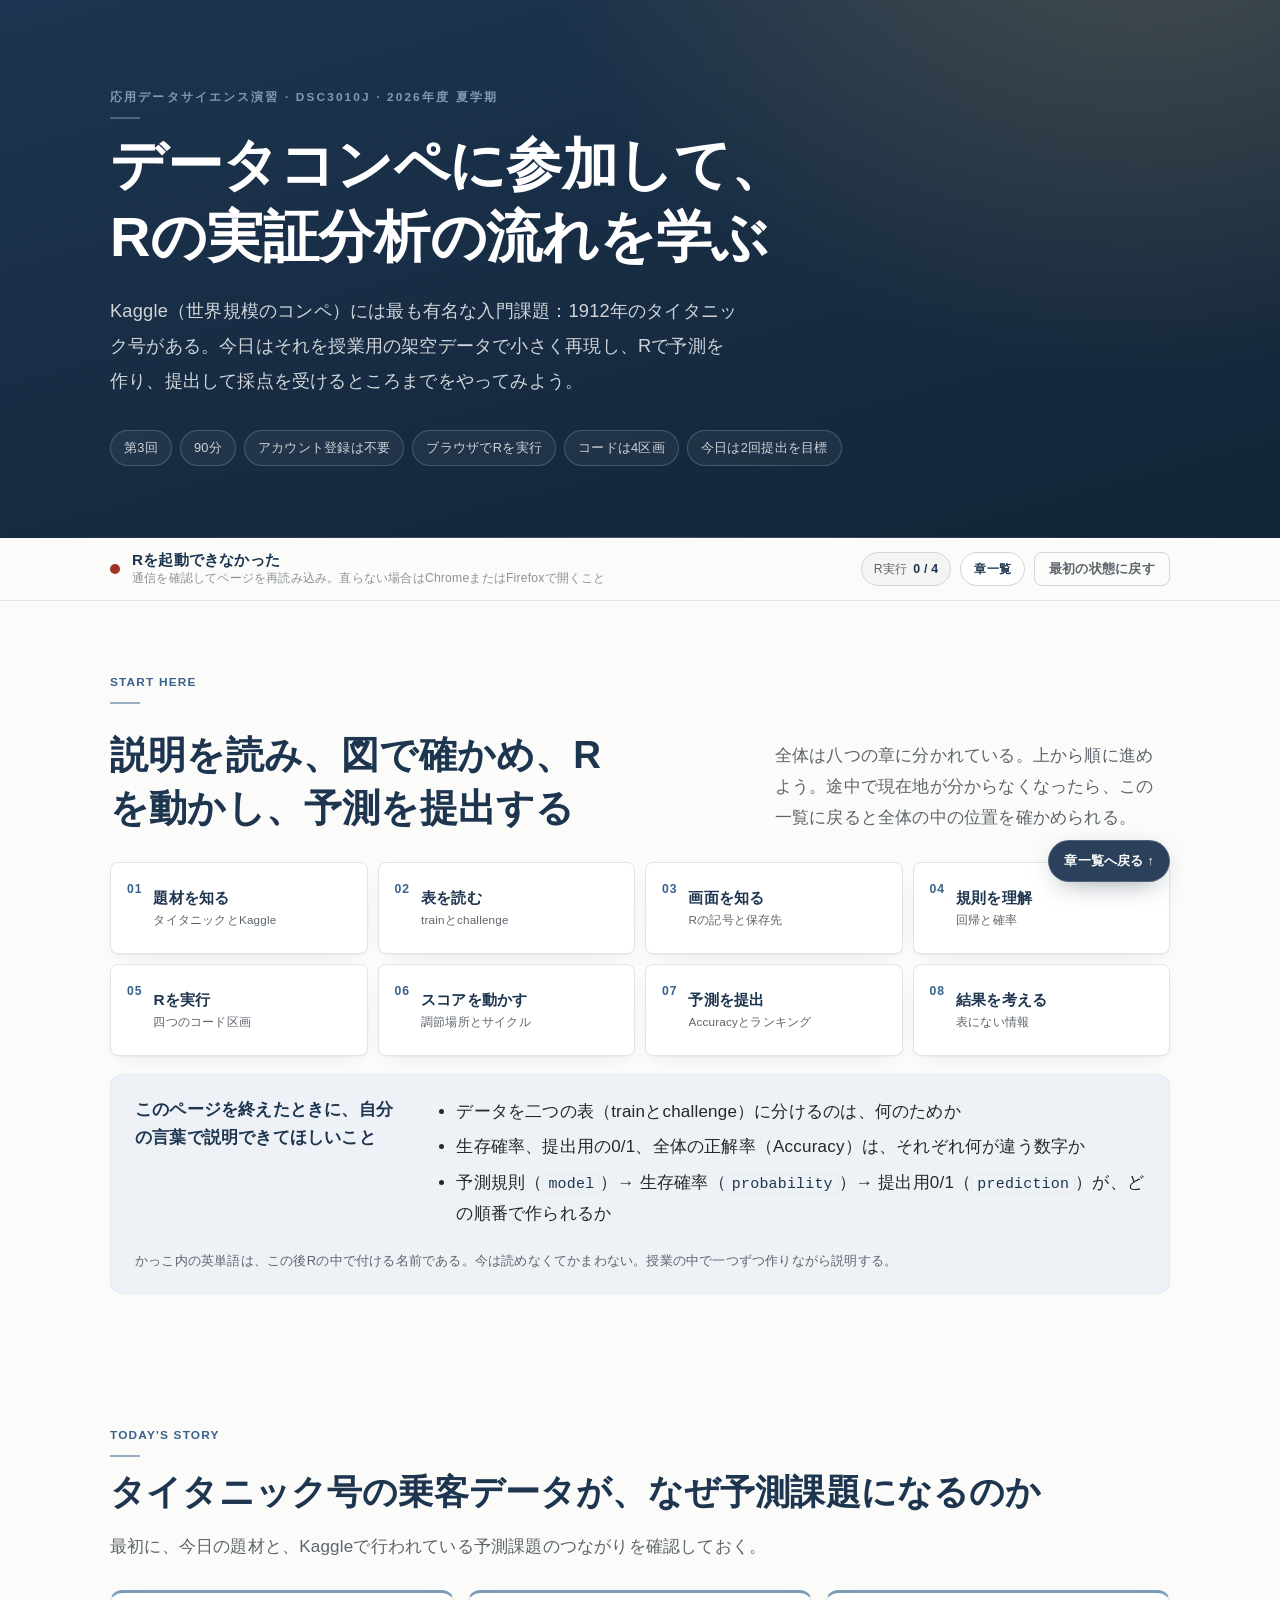
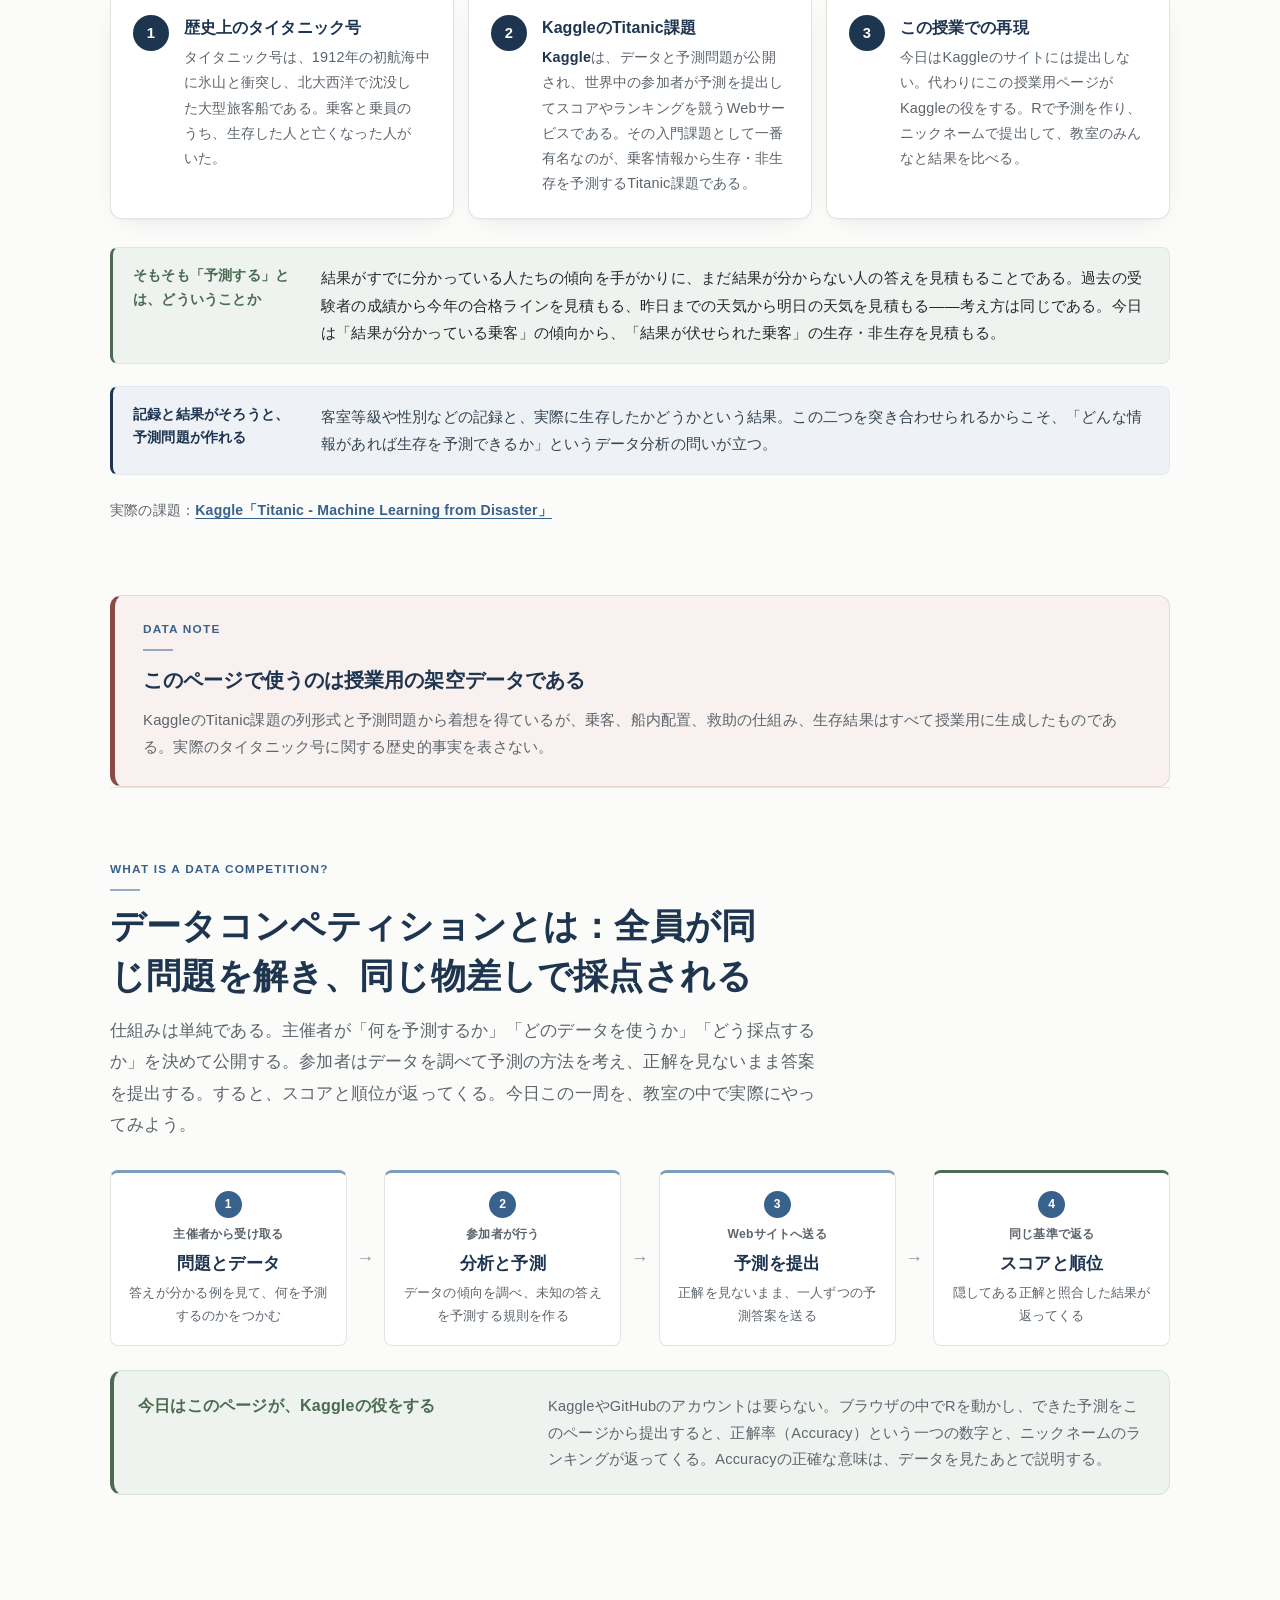
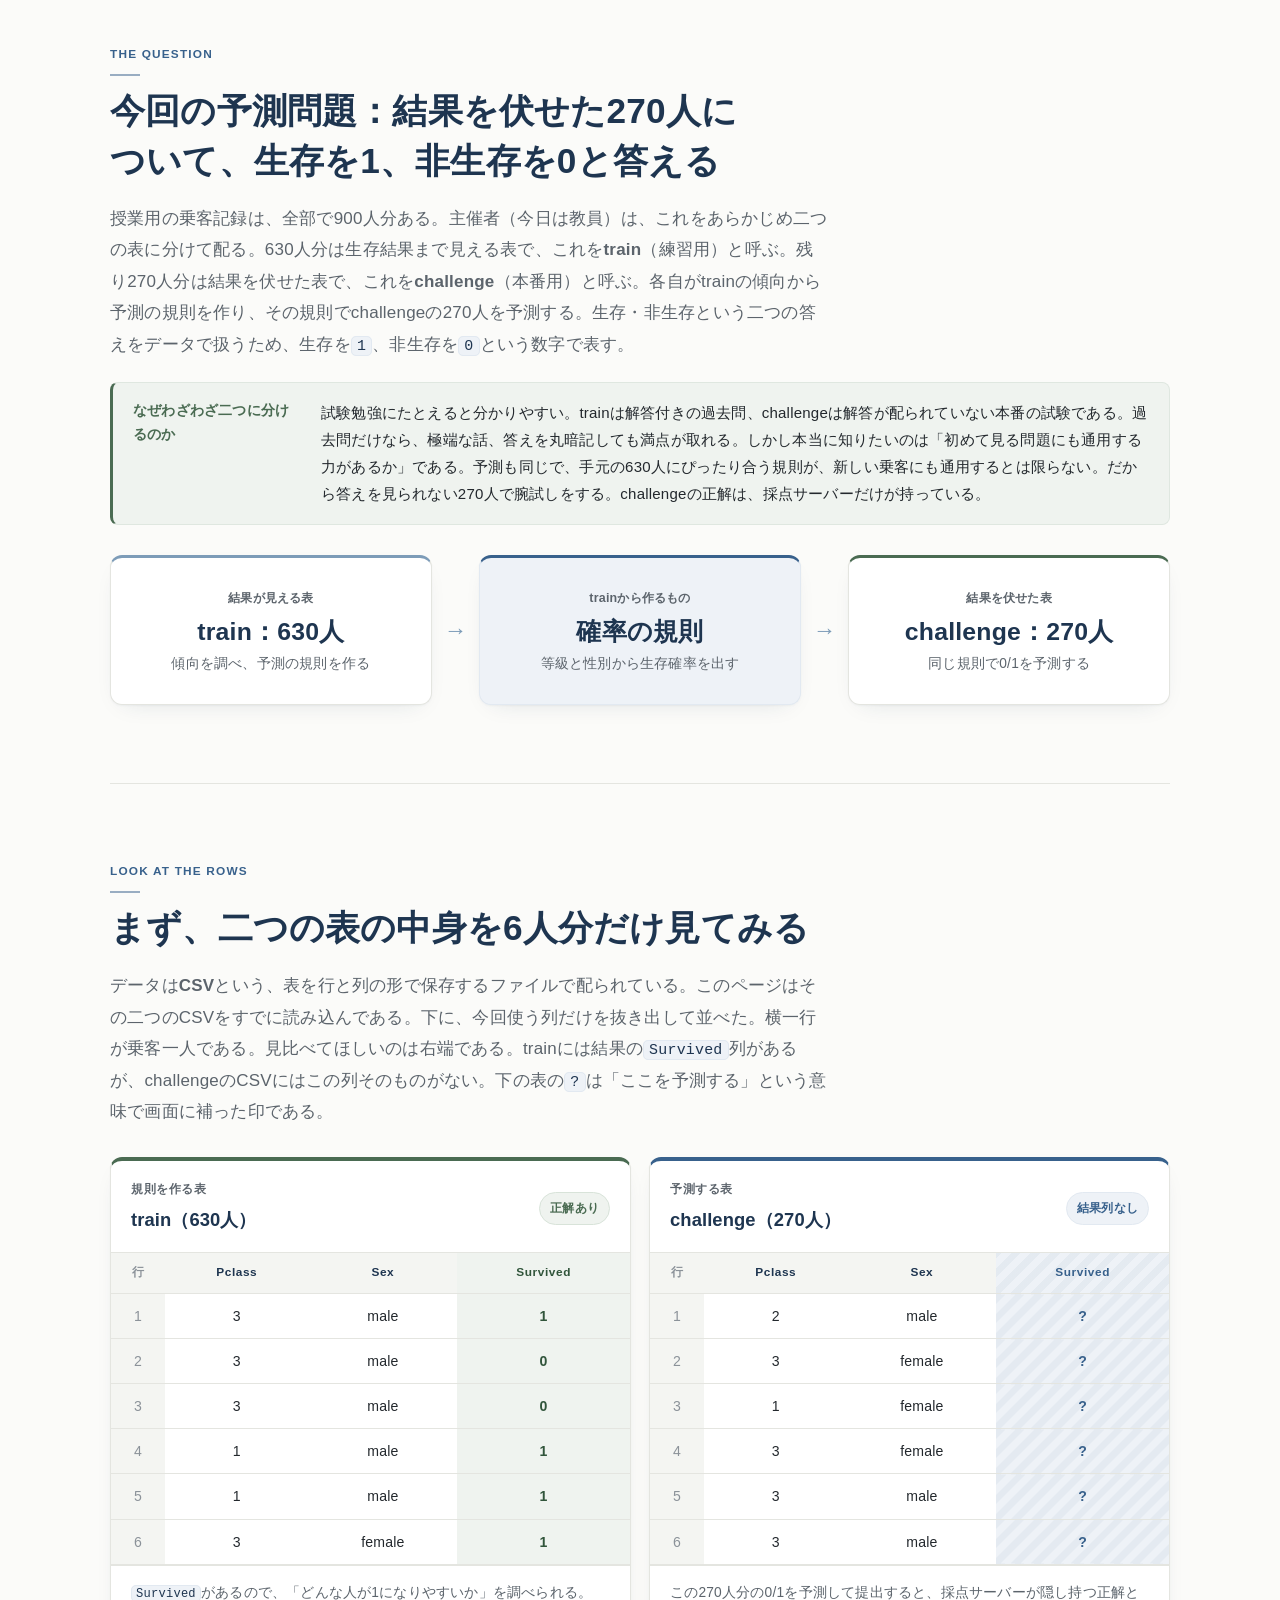
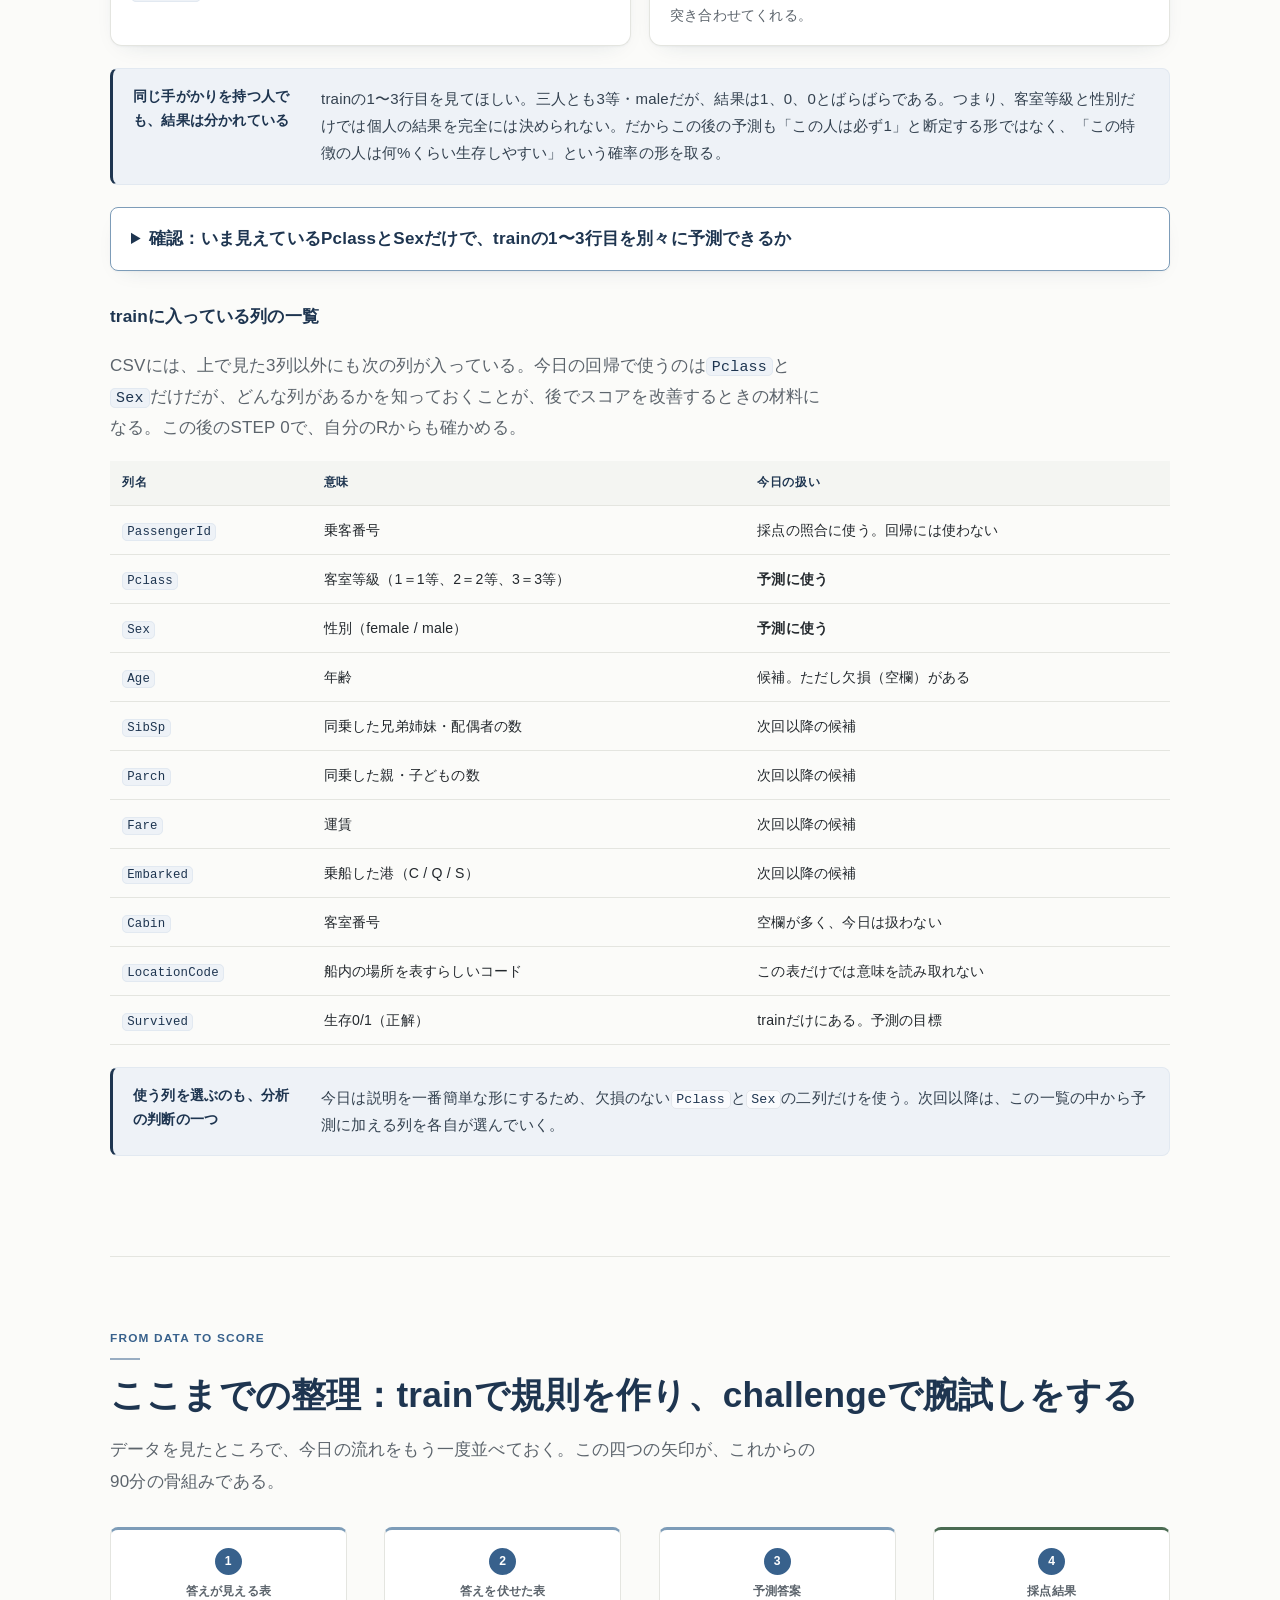
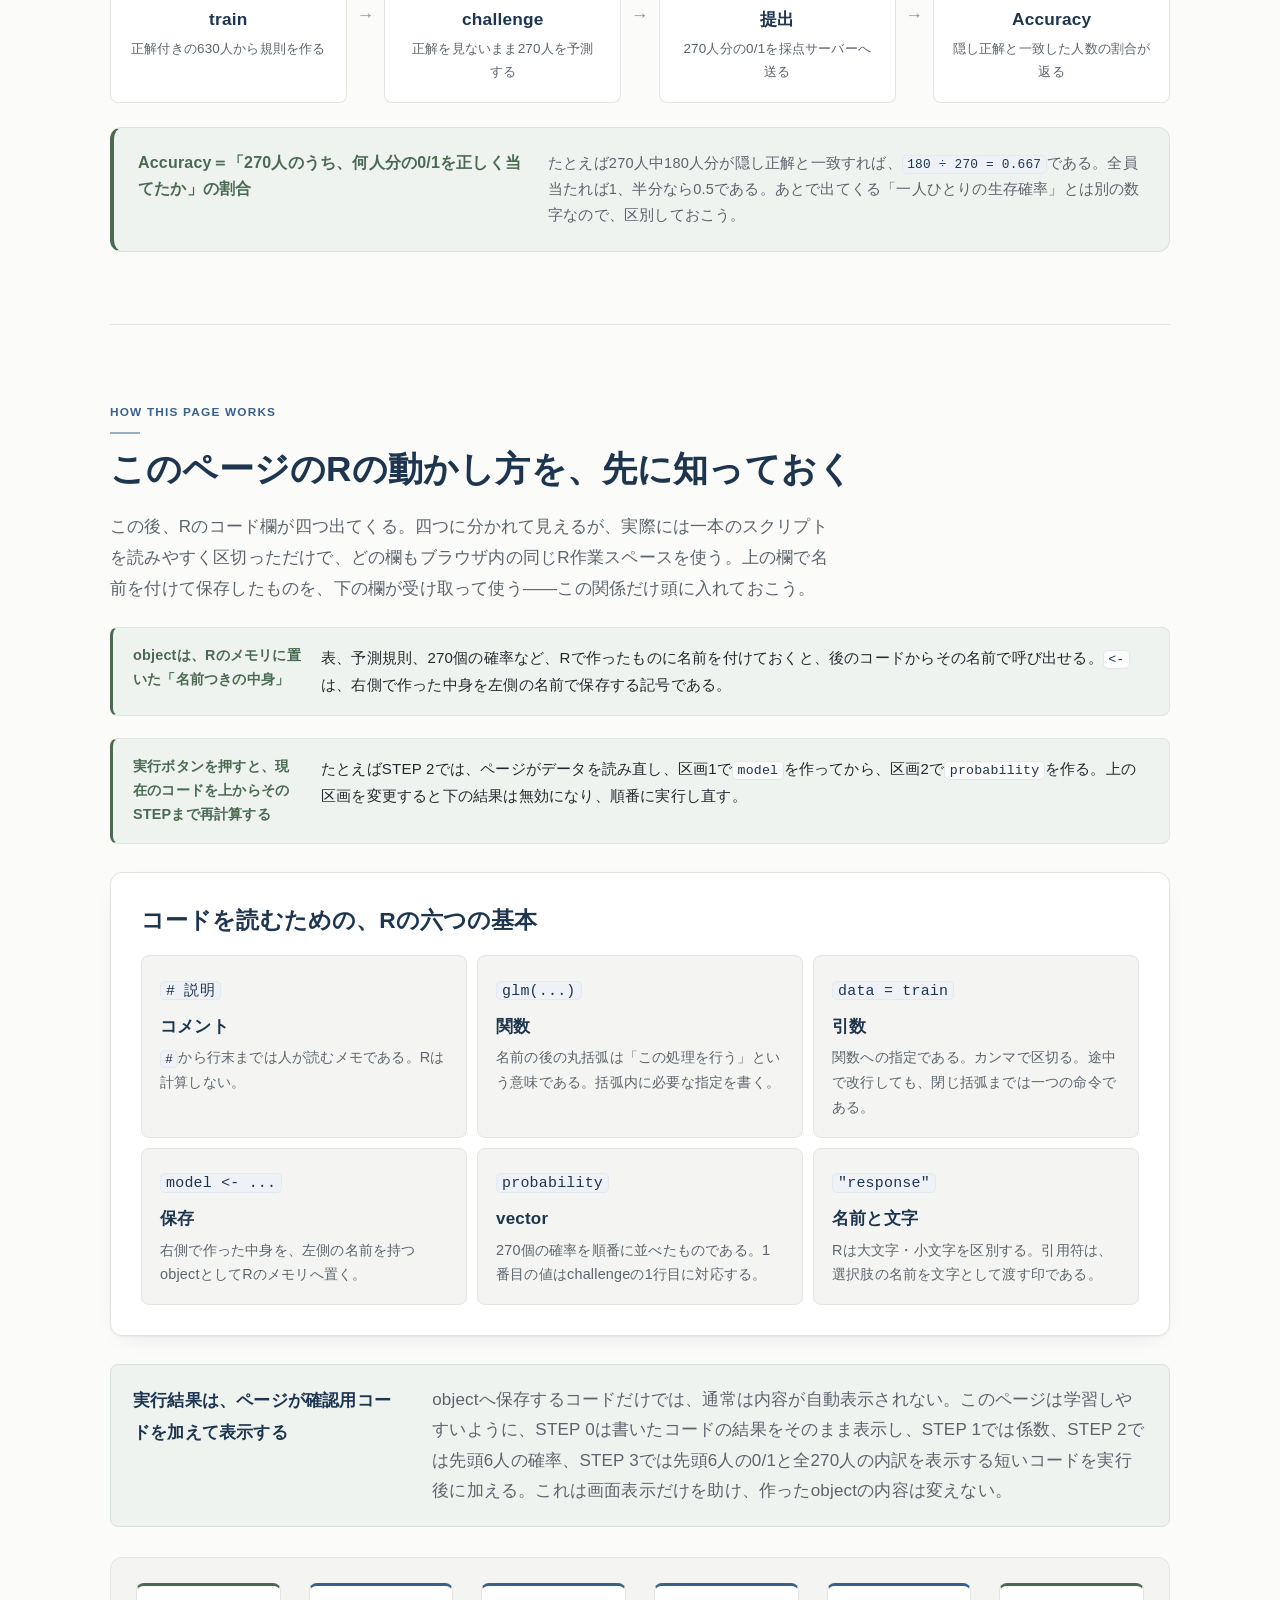
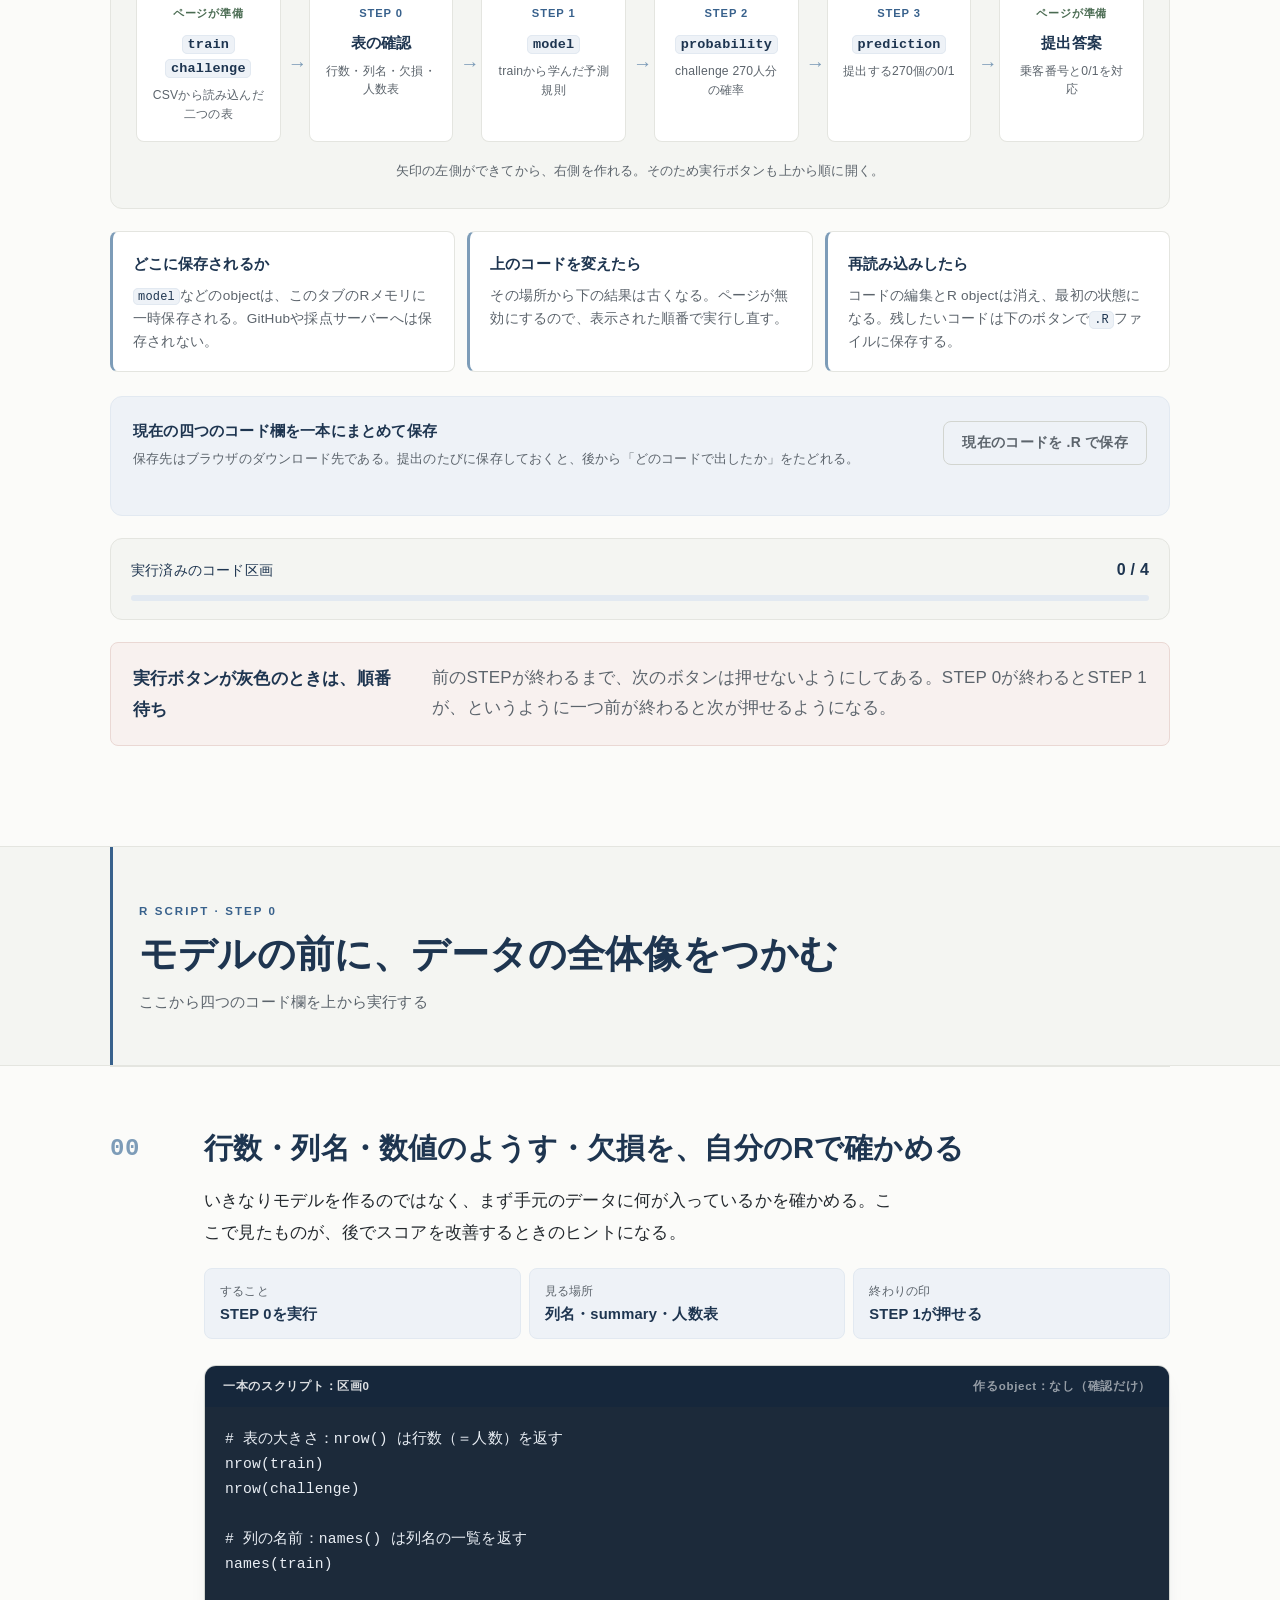
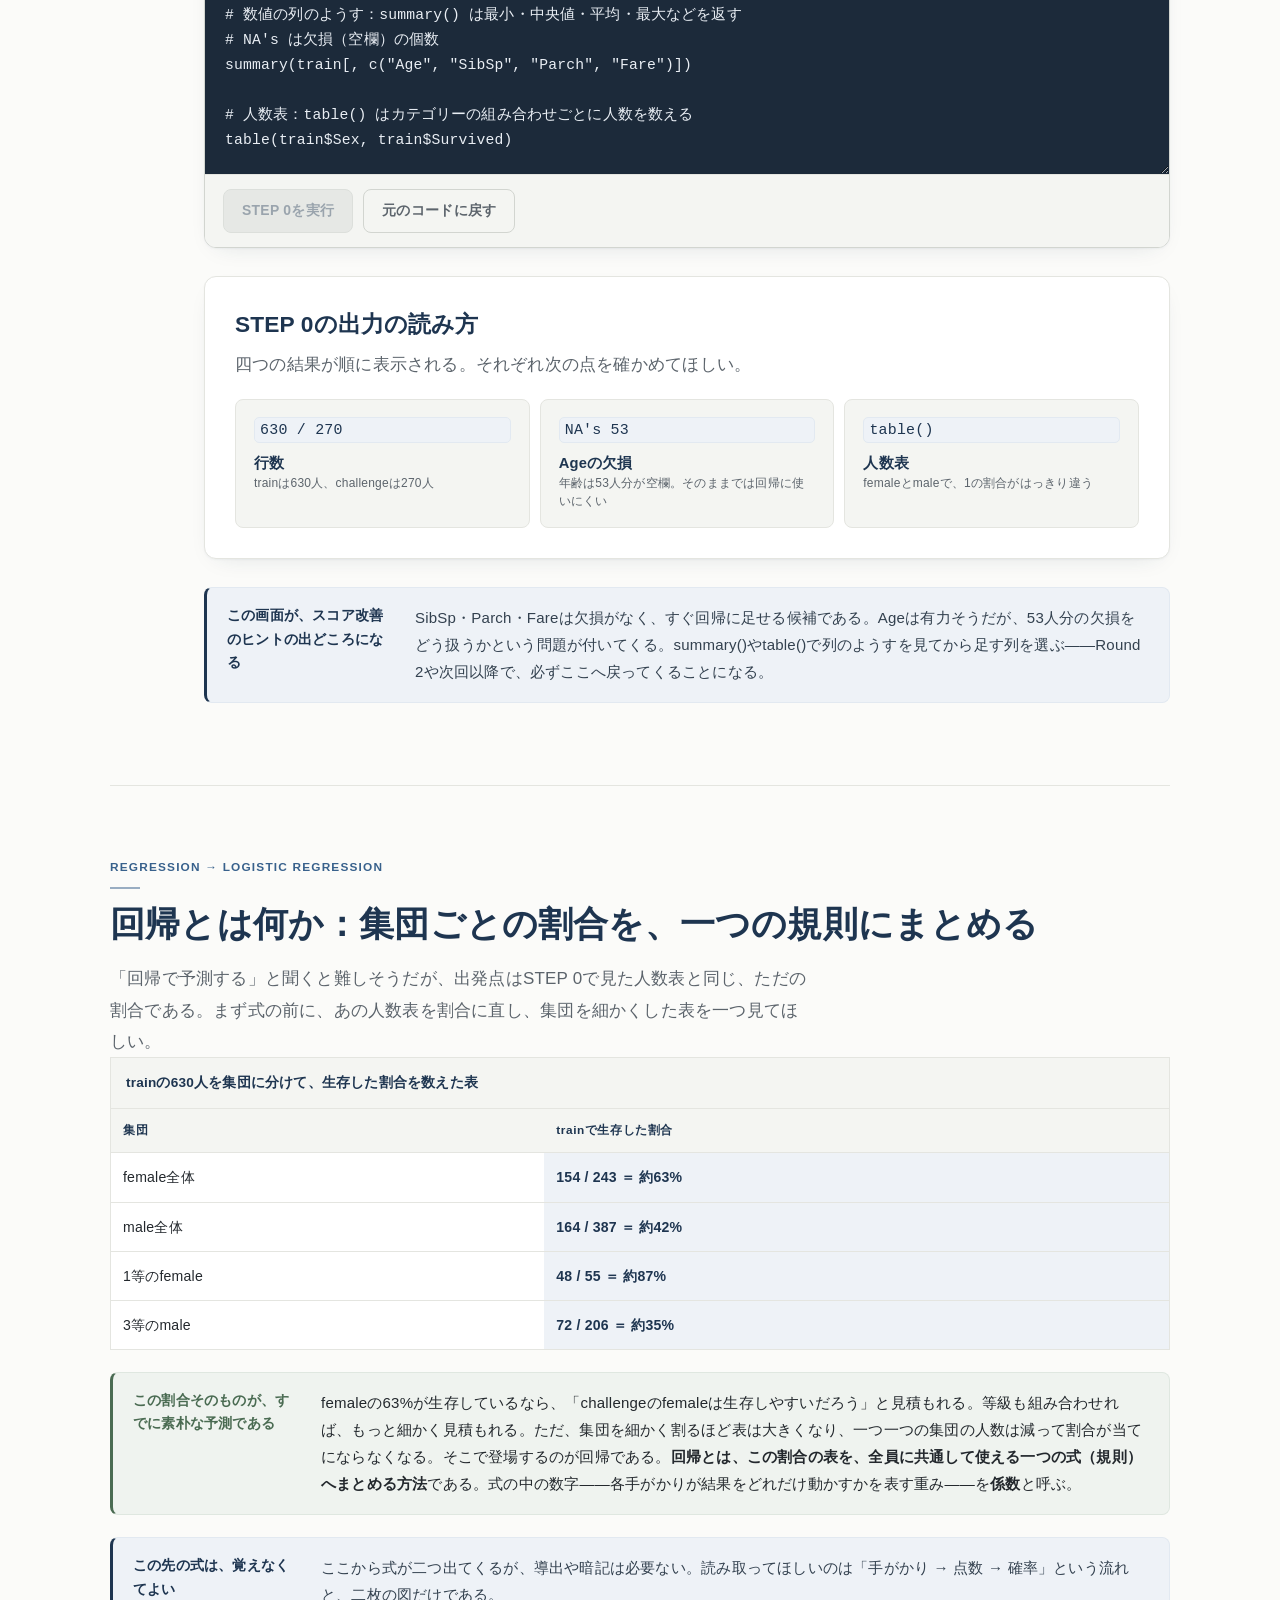
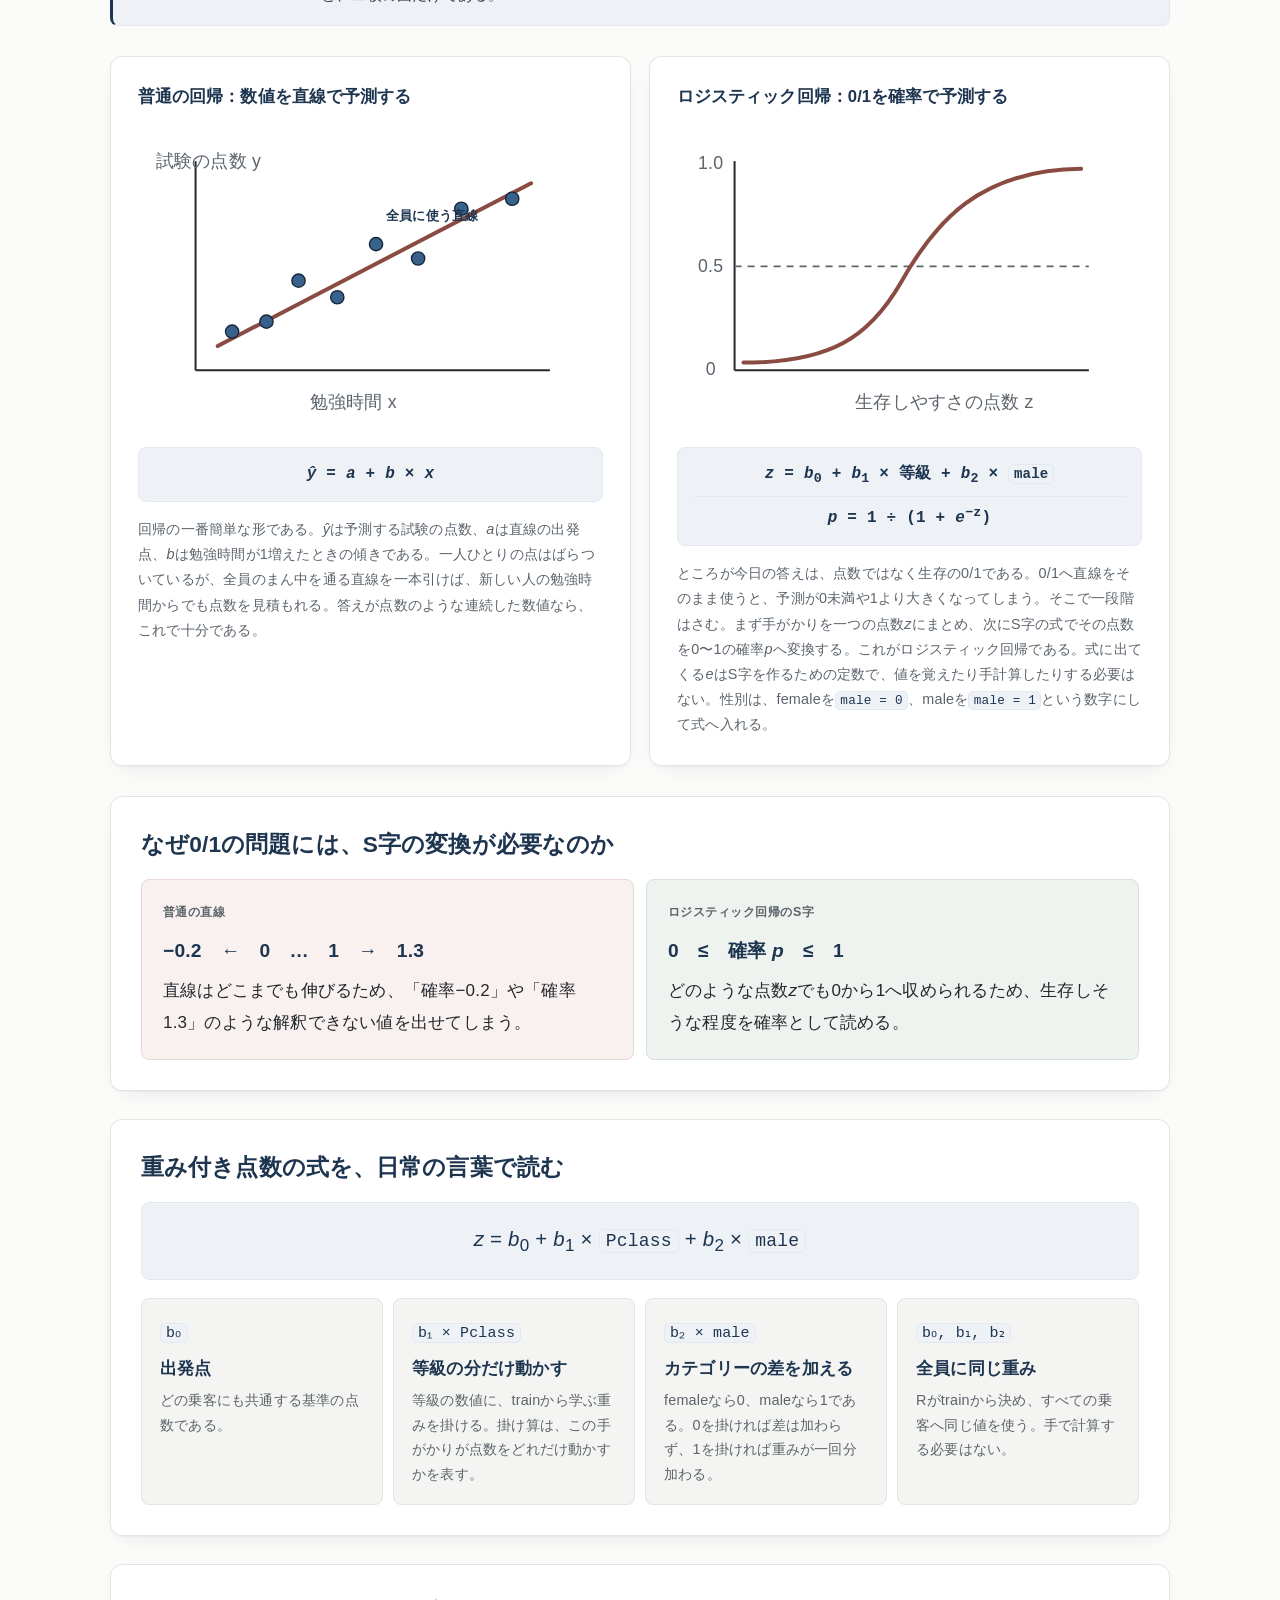
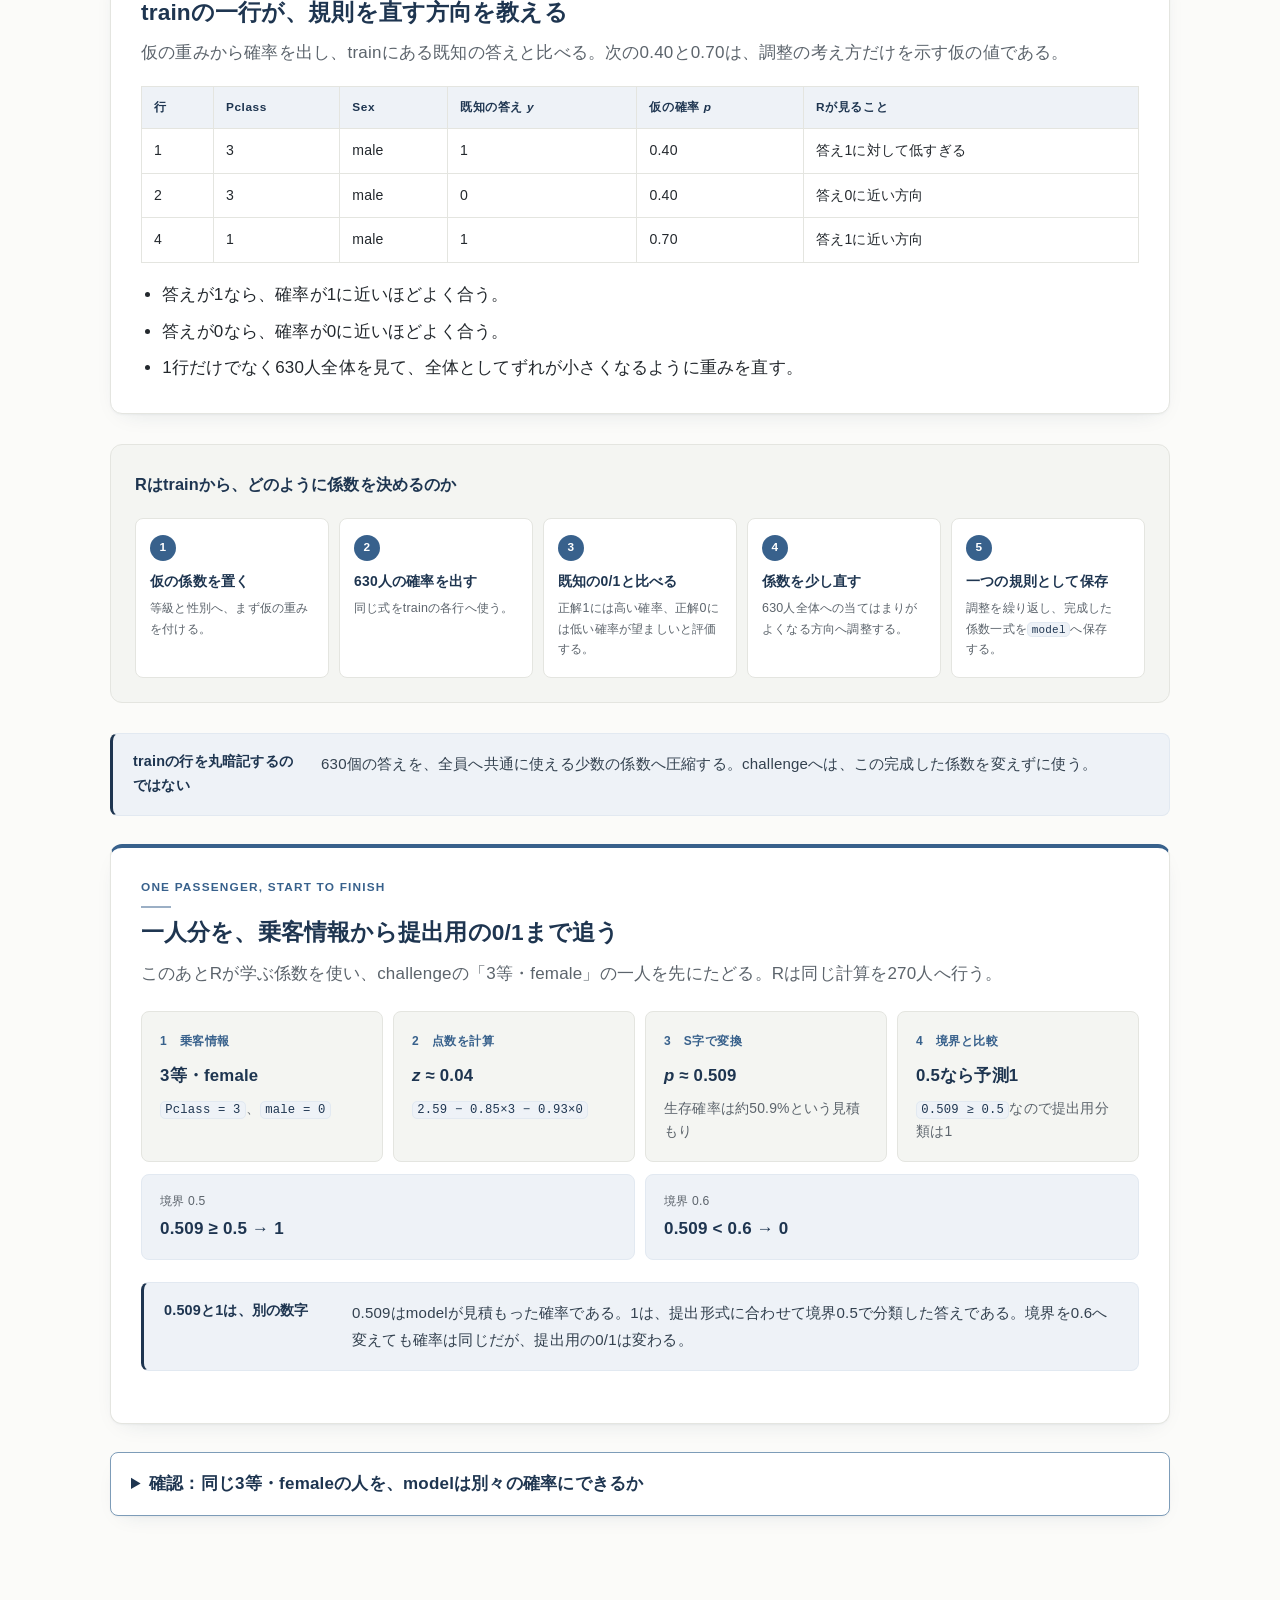
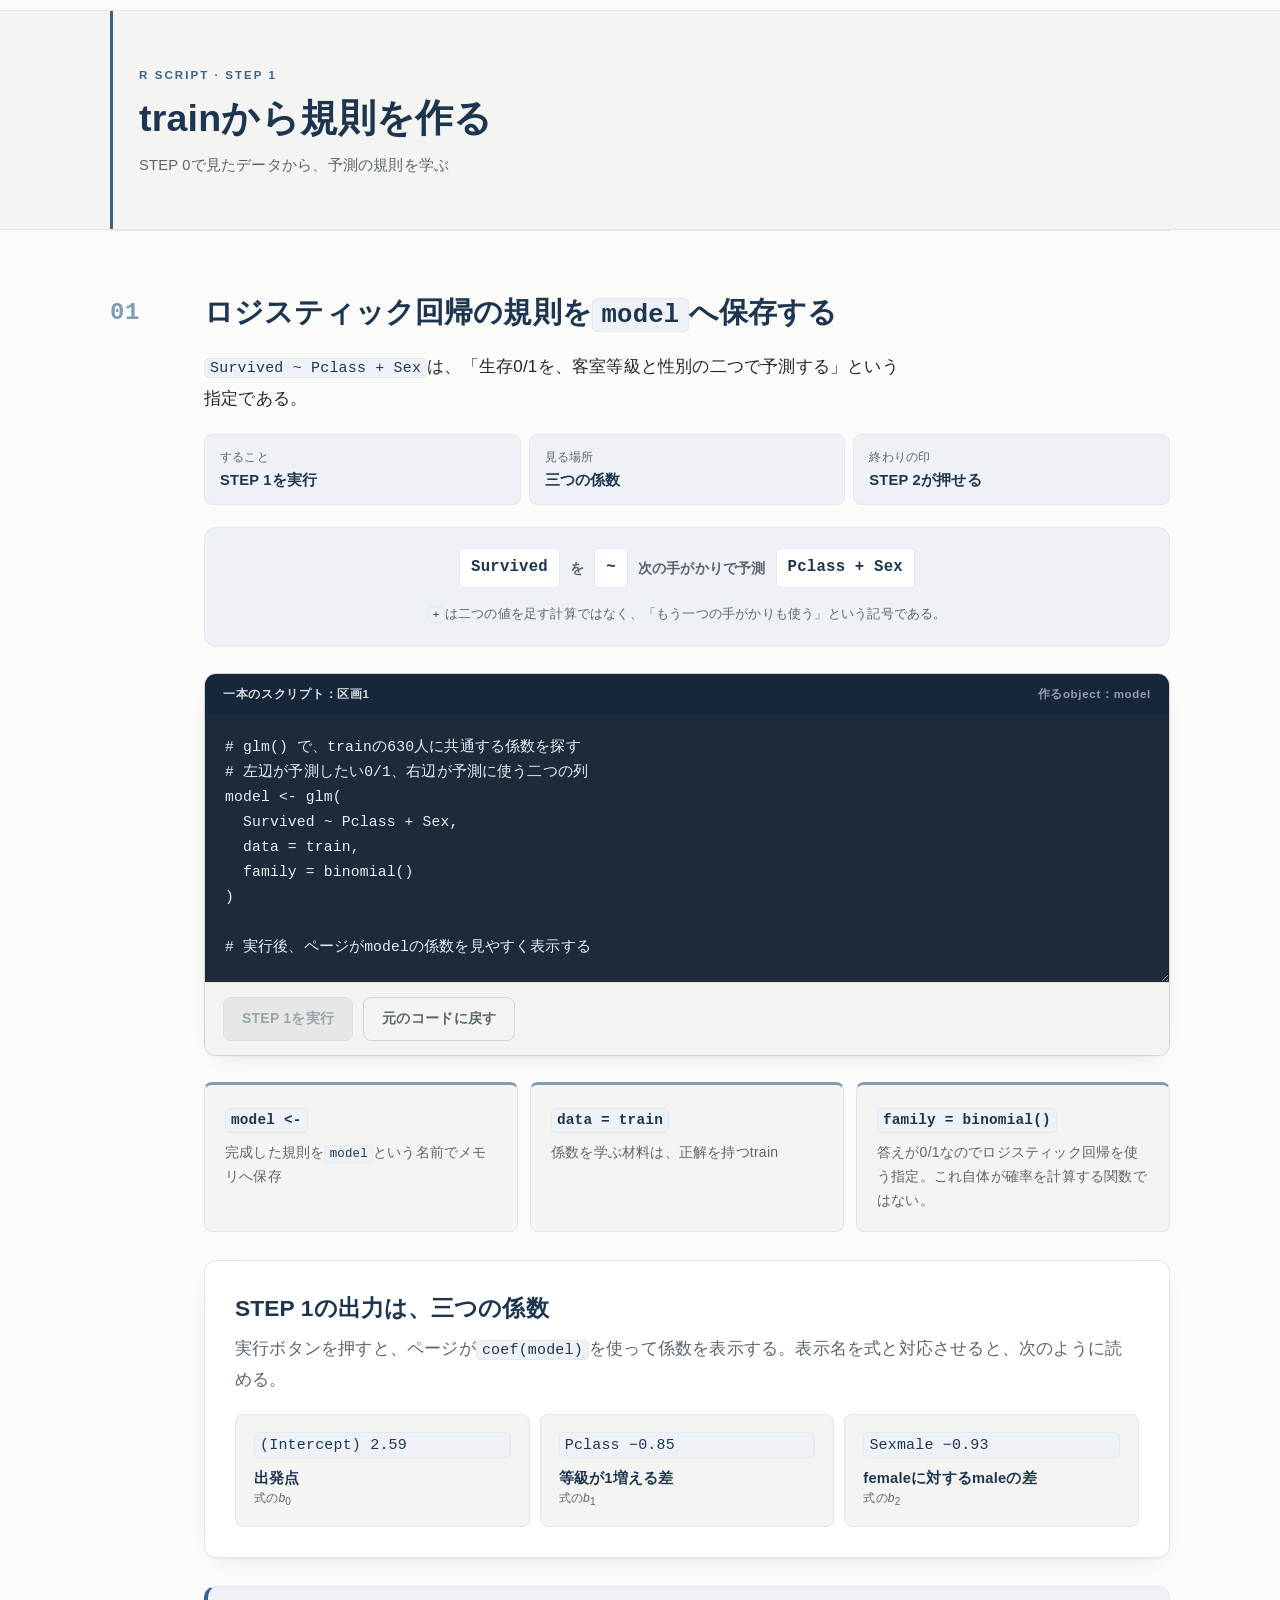
<file: docs/index.html>
<!DOCTYPE html>
<html lang="ja">
<head>
  <meta charset="utf-8">
  <meta name="viewport" content="width=device-width, initial-scale=1">
  <meta name="description" content="タイタニックを題材に、データコンペ、回帰、ロジスティック回帰、Rでの予測、提出までを一つのページで学ぶ授業教材">
  <title>第3回｜データコンペを題材に実証分析のパイプラインを学ぶ</title>
  <link rel="icon" href="data:image/svg+xml,%3Csvg xmlns='http://www.w3.org/2000/svg' viewBox='0 0 64 64'%3E%3Crect width='64' height='64' rx='12' fill='%230d3159'/%3E%3Ctext x='32' y='43' text-anchor='middle' font-family='Arial,sans-serif' font-size='34' font-weight='700' fill='white'%3ER%3C/text%3E%3C/svg%3E">
  <link rel="stylesheet" href="styles.css?v=20260828-step0a">
</head>
<body>
  <a class="skip-link" href="#main">本文へ移動</a>

  <header class="hero hero--lecture03">
    <div class="hero__inner">
      <p class="eyebrow">応用データサイエンス演習 · DSC3010J · 2026年度 夏学期</p>
      <h1>データコンペに参加して、Rの実証分析の流れを学ぶ</h1>
      <p class="hero__lead">Kaggle（世界規模のコンペ）には最も有名な入門課題：1912年のタイタニック号がある。今日はそれを授業用の架空データで小さく再現し、Rで予測を作り、提出して採点を受けるところまでをやってみよう。</p>
      <div class="hero__meta"><span>第3回</span><span>90分</span><span>アカウント登録は不要</span><span>ブラウザでRを実行</span><span>コードは4区画</span><span>今日は2回提出を目標</span></div>
    </div>
  </header>

  <div class="runtime-bar" id="runtime-bar">
    <div class="runtime-bar__inner">
      <div class="runtime-status" role="status" aria-live="polite">
        <span class="status-dot status-dot--loading" id="status-dot" aria-hidden="true"></span>
        <div><strong id="status-title">Rを準備中</strong><span id="status-detail">データを読み込み中</span></div>
      </div>
      <div class="runtime-actions"><span class="runtime-progress-label">R実行 <b id="runtime-completed-count">0 / 4</b></span><a class="runtime-map-link" href="#navigator-title">章一覧</a><button class="button button--quiet" id="restart-button" type="button">最初の状態に戻す</button></div>
    </div>
    <div class="runtime-bar__progress" aria-hidden="true"><i id="bar-progress-fill"></i></div>
  </div>

  <main id="main">
    <nav class="lesson-navigator content-width" aria-labelledby="navigator-title">
      <div class="lesson-navigator__intro">
        <p class="section-label">START HERE</p>
        <h2 id="navigator-title">説明を読み、図で確かめ、Rを動かし、予測を提出する</h2>
        <p>全体は八つの章に分かれている。上から順に進めよう。途中で現在地が分からなくなったら、この一覧に戻ると全体の中の位置を確かめられる。</p>
      </div>
      <ol>
        <li><a href="#story-title"><span>01</span><strong>題材を知る</strong><small>タイタニックとKaggle</small></a></li>
        <li><a href="#data-first-title"><span>02</span><strong>表を読む</strong><small>trainとchallenge</small></a></li>
        <li><a href="#workspace-title"><span>03</span><strong>画面を知る</strong><small>Rの記号と保存先</small></a></li>
        <li><a href="#model-primer-title"><span>04</span><strong>規則を理解</strong><small>回帰と確率</small></a></li>
        <li><a href="#c01-title"><span>05</span><strong>Rを実行</strong><small>四つのコード区画</small></a></li>
        <li><a href="#levers-title"><span>06</span><strong>スコアを動かす</strong><small>調節場所とサイクル</small></a></li>
        <li><a href="#submit-title"><span>07</span><strong>予測を提出</strong><small>Accuracyとランキング</small></a></li>
        <li><a href="#reflection-title"><span>08</span><strong>結果を考える</strong><small>表にない情報</small></a></li>
      </ol>
      <div class="learning-goals">
        <strong>このページを終えたときに、自分の言葉で説明できてほしいこと</strong>
        <ul>
          <li>データを二つの表（trainとchallenge）に分けるのは、何のためか</li>
          <li>生存確率、提出用の0/1、全体の正解率（Accuracy）は、それぞれ何が違う数字か</li>
          <li>予測規則（<code>model</code>）→ 生存確率（<code>probability</code>）→ 提出用0/1（<code>prediction</code>）が、どの順番で作られるか</li>
        </ul>
        <p class="learning-goals__note">かっこ内の英単語は、この後Rの中で付ける名前である。今は読めなくてかまわない。授業の中で一つずつ作りながら説明する。</p>
      </div>
    </nav>

    <section class="beginner-start content-width" aria-labelledby="story-title">
      <p class="section-label">TODAY'S STORY</p>
      <h2 id="story-title">タイタニック号の乗客データが、なぜ予測課題になるのか</h2>
      <p class="beginner-start__lead">最初に、今日の題材と、Kaggleで行われている予測課題のつながりを確認しておく。</p>
      <div class="start-grid">
        <article><span>1</span><h3>歴史上のタイタニック号</h3><p>タイタニック号は、1912年の初航海中に氷山と衝突し、北大西洋で沈没した大型旅客船である。乗客と乗員のうち、生存した人と亡くなった人がいた。</p></article>
        <article><span>2</span><h3>KaggleのTitanic課題</h3><p><strong>Kaggle</strong>は、データと予測問題が公開され、世界中の参加者が予測を提出してスコアやランキングを競うWebサービスである。その入門課題として一番有名なのが、乗客情報から生存・非生存を予測するTitanic課題である。</p></article>
        <article><span>3</span><h3>この授業での再現</h3><p>今日はKaggleのサイトには提出しない。代わりにこの授業用ページがKaggleの役をする。Rで予測を作り、ニックネームで提出して、教室のみんなと結果を比べる。</p></article>
      </div>
      <div class="explanation"><strong>そもそも「予測する」とは、どういうことか</strong><span>結果がすでに分かっている人たちの傾向を手がかりに、まだ結果が分からない人の答えを見積もることである。過去の受験者の成績から今年の合格ラインを見積もる、昨日までの天気から明日の天気を見積もる——考え方は同じである。今日は「結果が分かっている乗客」の傾向から、「結果が伏せられた乗客」の生存・非生存を見積もる。</span></div>
      <div class="takeaway"><strong>記録と結果がそろうと、予測問題が作れる</strong><span>客室等級や性別などの記録と、実際に生存したかどうかという結果。この二つを突き合わせられるからこそ、「どんな情報があれば生存を予測できるか」というデータ分析の問いが立つ。</span></div>
      <p class="context-source">実際の課題：<a href="https://www.kaggle.com/competitions/titanic" target="_blank" rel="noreferrer">Kaggle「Titanic - Machine Learning from Disaster」</a></p>
    </section>

    <section class="synthetic-notice content-width" aria-labelledby="synthetic-title">
      <div>
        <p class="section-label">DATA NOTE</p>
        <h2 id="synthetic-title">このページで使うのは授業用の架空データである</h2>
        <p>KaggleのTitanic課題の列形式と予測問題から着想を得ているが、乗客、船内配置、救助の仕組み、生存結果はすべて授業用に生成したものである。実際のタイタニック号に関する歴史的事実を表さない。</p>
      </div>
    </section>

    <section class="competition-primer content-width" aria-labelledby="competition-title">
      <p class="section-label">WHAT IS A DATA COMPETITION?</p>
      <h2 id="competition-title">データコンペティションとは：全員が同じ問題を解き、同じ物差しで採点される</h2>
      <p class="competition-primer__lead">仕組みは単純である。主催者が「何を予測するか」「どのデータを使うか」「どう採点するか」を決めて公開する。参加者はデータを調べて予測の方法を考え、正解を見ないまま答案を提出する。すると、スコアと順位が返ってくる。今日この一周を、教室の中で実際にやってみよう。</p>
      <div class="competition-analogy competition-analogy--plain" aria-label="データコンペティションの四つの段階">
        <article><span>1</span><small>主催者から受け取る</small><strong>問題とデータ</strong><p>答えが分かる例を見て、何を予測するのかをつかむ</p></article><i aria-hidden="true">→</i>
        <article><span>2</span><small>参加者が行う</small><strong>分析と予測</strong><p>データの傾向を調べ、未知の答えを予測する規則を作る</p></article><i aria-hidden="true">→</i>
        <article><span>3</span><small>Webサイトへ送る</small><strong>予測を提出</strong><p>正解を見ないまま、一人ずつの予測答案を送る</p></article><i aria-hidden="true">→</i>
        <article><span>4</span><small>同じ基準で返る</small><strong>スコアと順位</strong><p>隠してある正解と照合した結果が返ってくる</p></article>
      </div>
      <div class="accuracy-explained"><strong>今日はこのページが、Kaggleの役をする</strong><p>KaggleやGitHubのアカウントは要らない。ブラウザの中でRを動かし、できた予測をこのページから提出すると、正解率（Accuracy）という一つの数字と、ニックネームのランキングが返ってくる。Accuracyの正確な意味は、データを見たあとで説明する。</p></div>
    </section>

    <section class="question-intro content-width" aria-labelledby="question-title">
      <p class="section-label">THE QUESTION</p>
      <h2 id="question-title">今回の予測問題：結果を伏せた270人について、生存を1、非生存を0と答える</h2>
      <p class="section-lead">授業用の乗客記録は、全部で900人分ある。主催者（今日は教員）は、これをあらかじめ二つの表に分けて配る。630人分は生存結果まで見える表で、これを<strong>train</strong>（練習用）と呼ぶ。残り270人分は結果を伏せた表で、これを<strong>challenge</strong>（本番用）と呼ぶ。各自がtrainの傾向から予測の規則を作り、その規則でchallengeの270人を予測する。生存・非生存という二つの答えをデータで扱うため、生存を<code>1</code>、非生存を<code>0</code>という数字で表す。</p>
      <div class="explanation"><strong>なぜわざわざ二つに分けるのか</strong><span>試験勉強にたとえると分かりやすい。trainは解答付きの過去問、challengeは解答が配られていない本番の試験である。過去問だけなら、極端な話、答えを丸暗記しても満点が取れる。しかし本当に知りたいのは「初めて見る問題にも通用する力があるか」である。予測も同じで、手元の630人にぴったり合う規則が、新しい乗客にも通用するとは限らない。だから答えを見られない270人で腕試しをする。challengeの正解は、採点サーバーだけが持っている。</span></div>
      <div class="question-route" aria-label="今日行う予測の流れ">
        <article><span>結果が見える表</span><strong>train：630人</strong><p>傾向を調べ、予測の規則を作る</p></article><i aria-hidden="true">→</i>
        <article><span>trainから作るもの</span><strong>確率の規則</strong><p>等級と性別から生存確率を出す</p></article><i aria-hidden="true">→</i>
        <article><span>結果を伏せた表</span><strong>challenge：270人</strong><p>同じ規則で0/1を予測する</p></article>
      </div>
    </section>

    <section class="data-first content-width" aria-labelledby="data-first-title">
      <p class="section-label">LOOK AT THE ROWS</p>
      <h2 id="data-first-title">まず、二つの表の中身を6人分だけ見てみる</h2>
      <p>データは<strong>CSV</strong>という、表を行と列の形で保存するファイルで配られている。このページはその二つのCSVをすでに読み込んである。下に、今回使う列だけを抜き出して並べた。横一行が乗客一人である。見比べてほしいのは右端である。trainには結果の<code>Survived</code>列があるが、challengeのCSVにはこの列そのものがない。下の表の<code>?</code>は「ここを予測する」という意味で画面に補った印である。</p>
      <div class="data-preview-grid">
        <article class="data-preview-card data-preview-card--train">
          <div class="data-preview-card__head"><div><span>規則を作る表</span><h3>train（630人）</h3></div><strong>正解あり</strong></div>
          <div class="table-scroll"><table class="preview-table">
            <thead><tr><th>行</th><th>Pclass</th><th>Sex</th><th class="answer-column">Survived</th></tr></thead>
            <tbody>
              <tr><td>1</td><td>3</td><td>male</td><td class="answer-column">1</td></tr>
              <tr><td>2</td><td>3</td><td>male</td><td class="answer-column">0</td></tr>
              <tr><td>3</td><td>3</td><td>male</td><td class="answer-column">0</td></tr>
              <tr><td>4</td><td>1</td><td>male</td><td class="answer-column">1</td></tr>
              <tr><td>5</td><td>1</td><td>male</td><td class="answer-column">1</td></tr>
              <tr><td>6</td><td>3</td><td>female</td><td class="answer-column">1</td></tr>
            </tbody>
          </table></div>
          <p><code>Survived</code>があるので、「どんな人が1になりやすいか」を調べられる。</p>
        </article>
        <article class="data-preview-card data-preview-card--challenge">
          <div class="data-preview-card__head"><div><span>予測する表</span><h3>challenge（270人）</h3></div><strong>結果列なし</strong></div>
          <div class="table-scroll"><table class="preview-table">
            <thead><tr><th>行</th><th>Pclass</th><th>Sex</th><th class="hidden-answer-column">Survived</th></tr></thead>
            <tbody>
              <tr><td>1</td><td>2</td><td>male</td><td class="hidden-answer-column">?</td></tr>
              <tr><td>2</td><td>3</td><td>female</td><td class="hidden-answer-column">?</td></tr>
              <tr><td>3</td><td>1</td><td>female</td><td class="hidden-answer-column">?</td></tr>
              <tr><td>4</td><td>3</td><td>female</td><td class="hidden-answer-column">?</td></tr>
              <tr><td>5</td><td>3</td><td>male</td><td class="hidden-answer-column">?</td></tr>
              <tr><td>6</td><td>3</td><td>male</td><td class="hidden-answer-column">?</td></tr>
            </tbody>
          </table></div>
          <p>この270人分の0/1を予測して提出すると、採点サーバーが隠し持つ正解と突き合わせてくれる。</p>
        </article>
      </div>
      <div class="takeaway"><strong>同じ手がかりを持つ人でも、結果は分かれている</strong><span>trainの1〜3行目を見てほしい。三人とも3等・maleだが、結果は1、0、0とばらばらである。つまり、客室等級と性別だけでは個人の結果を完全には決められない。だからこの後の予測も「この人は必ず1」と断定する形ではなく、「この特徴の人は何%くらい生存しやすい」という確率の形を取る。</span></div>
      <details class="knowledge-check"><summary>確認：いま見えているPclassとSexだけで、trainの1〜3行目を別々に予測できるか</summary><p><strong>できない。</strong>三人とも3等・maleなので、この二列だけを使う同じ規則からは同じ確率が出る。それでも結果は1、0、0と異なるため、表に記録されていない違いがある可能性を考える必要がある。</p></details>
      <h3 class="column-list-title">trainに入っている列の一覧</h3>
      <p>CSVには、上で見た3列以外にも次の列が入っている。今日の回帰で使うのは<code>Pclass</code>と<code>Sex</code>だけだが、どんな列があるかを知っておくことが、後でスコアを改善するときの材料になる。この後のSTEP 0で、自分のRからも確かめる。</p>
      <div class="table-scroll"><table>
        <thead><tr><th>列名</th><th>意味</th><th>今日の扱い</th></tr></thead>
        <tbody>
          <tr><td><code>PassengerId</code></td><td>乗客番号</td><td>採点の照合に使う。回帰には使わない</td></tr>
          <tr><td><code>Pclass</code></td><td>客室等級（1＝1等、2＝2等、3＝3等）</td><td><strong>予測に使う</strong></td></tr>
          <tr><td><code>Sex</code></td><td>性別（female / male）</td><td><strong>予測に使う</strong></td></tr>
          <tr><td><code>Age</code></td><td>年齢</td><td>候補。ただし欠損（空欄）がある</td></tr>
          <tr><td><code>SibSp</code></td><td>同乗した兄弟姉妹・配偶者の数</td><td>次回以降の候補</td></tr>
          <tr><td><code>Parch</code></td><td>同乗した親・子どもの数</td><td>次回以降の候補</td></tr>
          <tr><td><code>Fare</code></td><td>運賃</td><td>次回以降の候補</td></tr>
          <tr><td><code>Embarked</code></td><td>乗船した港（C / Q / S）</td><td>次回以降の候補</td></tr>
          <tr><td><code>Cabin</code></td><td>客室番号</td><td>空欄が多く、今日は扱わない</td></tr>
          <tr><td><code>LocationCode</code></td><td>船内の場所を表すらしいコード</td><td>この表だけでは意味を読み取れない</td></tr>
          <tr><td><code>Survived</code></td><td>生存0/1（正解）</td><td>trainだけにある。予測の目標</td></tr>
        </tbody>
      </table></div>
      <div class="takeaway"><strong>使う列を選ぶのも、分析の判断の一つ</strong><span>今日は説明を一番簡単な形にするため、欠損のない<code>Pclass</code>と<code>Sex</code>の二列だけを使う。次回以降は、この一覧の中から予測に加える列を各自が選んでいく。</span></div>
    </section>

    <section class="competition-primer competition-primer--concrete content-width" aria-labelledby="competition-concrete-title">
      <p class="section-label">FROM DATA TO SCORE</p>
      <h2 id="competition-concrete-title">ここまでの整理：trainで規則を作り、challengeで腕試しをする</h2>
      <p class="competition-primer__lead">データを見たところで、今日の流れをもう一度並べておく。この四つの矢印が、これからの90分の骨組みである。</p>
      <div class="competition-analogy competition-analogy--plain" aria-label="trainから採点まで">
        <article><span>1</span><small>答えが見える表</small><strong>train</strong><p>正解付きの630人から規則を作る</p></article><i aria-hidden="true">→</i>
        <article><span>2</span><small>答えを伏せた表</small><strong>challenge</strong><p>正解を見ないまま270人を予測する</p></article><i aria-hidden="true">→</i>
        <article><span>3</span><small>予測答案</small><strong>提出</strong><p>270人分の0/1を採点サーバーへ送る</p></article><i aria-hidden="true">→</i>
        <article><span>4</span><small>採点結果</small><strong>Accuracy</strong><p>隠し正解と一致した人数の割合が返る</p></article>
      </div>
      <div class="accuracy-explained"><strong>Accuracy＝「270人のうち、何人分の0/1を正しく当てたか」の割合</strong><p>たとえば270人中180人分が隠し正解と一致すれば、<code>180 ÷ 270 = 0.667</code>である。全員当たれば1、半分なら0.5である。あとで出てくる「一人ひとりの生存確率」とは別の数字なので、区別しておこう。</p></div>
    </section>

    <section class="workspace-explainer content-width" aria-labelledby="workspace-title">
      <p class="section-label">HOW THIS PAGE WORKS</p>
      <h2 id="workspace-title">このページのRの動かし方を、先に知っておく</h2>
      <p class="section-lead">この後、Rのコード欄が四つ出てくる。四つに分かれて見えるが、実際には一本のスクリプトを読みやすく区切っただけで、どの欄もブラウザ内の同じR作業スペースを使う。上の欄で名前を付けて保存したものを、下の欄が受け取って使う——この関係だけ頭に入れておこう。</p>
      <div class="explanation"><strong>objectは、Rのメモリに置いた「名前つきの中身」</strong><span>表、予測規則、270個の確率など、Rで作ったものに名前を付けておくと、後のコードからその名前で呼び出せる。<code>&lt;-</code>は、右側で作った中身を左側の名前で保存する記号である。</span></div>
      <div class="explanation"><strong>実行ボタンを押すと、現在のコードを上からそのSTEPまで再計算する</strong><span>たとえばSTEP 2では、ページがデータを読み直し、区画1で<code>model</code>を作ってから、区画2で<code>probability</code>を作る。上の区画を変更すると下の結果は無効になり、順番に実行し直す。</span></div>
      <div class="r-basics" aria-labelledby="r-basics-title">
        <h3 id="r-basics-title">コードを読むための、Rの六つの基本</h3>
        <div>
          <article><code># 説明</code><strong>コメント</strong><p><code>#</code>から行末までは人が読むメモである。Rは計算しない。</p></article>
          <article><code>glm(...)</code><strong>関数</strong><p>名前の後の丸括弧は「この処理を行う」という意味である。括弧内に必要な指定を書く。</p></article>
          <article><code>data = train</code><strong>引数</strong><p>関数への指定である。カンマで区切る。途中で改行しても、閉じ括弧までは一つの命令である。</p></article>
          <article><code>model &lt;- ...</code><strong>保存</strong><p>右側で作った中身を、左側の名前を持つobjectとしてRのメモリへ置く。</p></article>
          <article><code>probability</code><strong>vector</strong><p>270個の確率を順番に並べたものである。1番目の値はchallengeの1行目に対応する。</p></article>
          <article><code>"response"</code><strong>名前と文字</strong><p>Rは大文字・小文字を区別する。引用符は、選択肢の名前を文字として渡す印である。</p></article>
        </div>
      </div>
      <div class="page-assisted-output"><strong>実行結果は、ページが確認用コードを加えて表示する</strong><p>objectへ保存するコードだけでは、通常は内容が自動表示されない。このページは学習しやすいように、STEP 0は書いたコードの結果をそのまま表示し、STEP 1では係数、STEP 2では先頭6人の確率、STEP 3では先頭6人の0/1と全270人の内訳を表示する短いコードを実行後に加える。これは画面表示だけを助け、作ったobjectの内容は変えない。</p></div>
      <figure class="workspace-flow" aria-labelledby="workspace-caption">
        <ol>
          <li class="workspace-flow__prepared"><span>ページが準備</span><strong><code>train</code><br><code>challenge</code></strong><small>CSVから読み込んだ二つの表</small></li>
          <li><span>STEP 0</span><strong>表の確認</strong><small>行数・列名・欠損・人数表</small></li>
          <li><span>STEP 1</span><strong><code>model</code></strong><small>trainから学んだ予測規則</small></li>
          <li><span>STEP 2</span><strong><code>probability</code></strong><small>challenge 270人分の確率</small></li>
          <li><span>STEP 3</span><strong><code>prediction</code></strong><small>提出する270個の0/1</small></li>
          <li class="workspace-flow__prepared"><span>ページが準備</span><strong>提出答案</strong><small>乗客番号と0/1を対応</small></li>
        </ol>
        <figcaption id="workspace-caption">矢印の左側ができてから、右側を作れる。そのため実行ボタンも上から順に開く。</figcaption>
      </figure>
      <div class="workspace-rules">
        <article><h3>どこに保存されるか</h3><p><code>model</code>などのobjectは、このタブのRメモリに一時保存される。GitHubや採点サーバーへは保存されない。</p></article>
        <article><h3>上のコードを変えたら</h3><p>その場所から下の結果は古くなる。ページが無効にするので、表示された順番で実行し直す。</p></article>
        <article><h3>再読み込みしたら</h3><p>コードの編集とR objectは消え、最初の状態になる。残したいコードは下のボタンで<code>.R</code>ファイルに保存する。</p></article>
      </div>
      <div class="script-save-panel">
        <div><strong>現在の四つのコード欄を一本にまとめて保存</strong><span>保存先はブラウザのダウンロード先である。提出のたびに保存しておくと、後から「どのコードで出したか」をたどれる。</span></div>
        <button class="button button--quiet" id="save-script-button" type="button">現在のコードを .R で保存</button>
        <small id="save-script-status" aria-live="polite"></small>
      </div>
      <div class="progress-panel" role="group" aria-label="進み具合">
        <div class="progress-panel__labels"><span>実行済みのコード区画</span><strong><span id="completed-count">0</span> / <span id="total-count">4</span></strong></div>
        <div class="progress-track" aria-hidden="true"><div class="progress-fill" id="progress-fill"></div></div>
      </div>
      <div class="button-state-note"><strong>実行ボタンが灰色のときは、順番待ち</strong><span>前のSTEPが終わるまで、次のボタンは押せないようにしてある。STEP 0が終わるとSTEP 1が、というように一つ前が終わると次が押せるようになる。</span></div>
    </section>

    <section class="part-heading" id="part-explore"><div class="content-width"><p>R SCRIPT · STEP 0</p><h2>モデルの前に、データの全体像をつかむ</h2><span>ここから四つのコード欄を上から実行する</span></div></section>
    <section class="lesson content-width" aria-labelledby="c00-title">
      <div class="lesson__number">00</div>
      <div class="lesson__body">
        <h2 id="c00-title">行数・列名・数値のようす・欠損を、自分のRで確かめる</h2>
        <p>いきなりモデルを作るのではなく、まず手元のデータに何が入っているかを確かめる。ここで見たものが、後でスコアを改善するときのヒントになる。</p>
        <div class="step-brief"><article><span>すること</span><strong>STEP 0を実行</strong></article><article><span>見る場所</span><strong>列名・summary・人数表</strong></article><article><span>終わりの印</span><strong>STEP 1が押せる</strong></article></div>
        <div class="r-cell" data-cell-id="00">
          <div class="r-cell__head"><span>一本のスクリプト：区画0</span><span>作るobject：なし（確認だけ）</span></div>
          <textarea aria-label="STEP 0のRコード" spellcheck="false"># 表の大きさ：nrow() は行数（＝人数）を返す
nrow(train)
nrow(challenge)

# 列の名前：names() は列名の一覧を返す
names(train)

# 数値の列のようす：summary() は最小・中央値・平均・最大などを返す
# NA's は欠損（空欄）の個数
summary(train[, c("Age", "SibSp", "Parch", "Fare")])

# 人数表：table() はカテゴリーの組み合わせごとに人数を数える
table(train$Sex, train$Survived)</textarea>
          <div class="r-cell__actions"><button class="button run-button" type="button" disabled>STEP 0を実行</button><button class="button button--quiet restore-button" type="button">元のコードに戻す</button></div>
          <div class="r-output" hidden><div class="r-output__label">Rから返るデータの全体像</div><pre class="text-output" aria-live="polite"></pre><div class="plot-output"></div></div>
        </div>
        <div class="output-reading" aria-labelledby="step0-output-title"><h3 id="step0-output-title">STEP 0の出力の読み方</h3><p>四つの結果が順に表示される。それぞれ次の点を確かめてほしい。</p><div><article><code>630 / 270</code><strong>行数</strong><span>trainは630人、challengeは270人</span></article><article><code>NA's 53</code><strong>Ageの欠損</strong><span>年齢は53人分が空欄。そのままでは回帰に使いにくい</span></article><article><code>table()</code><strong>人数表</strong><span>femaleとmaleで、1の割合がはっきり違う</span></article></div></div>
        <div class="takeaway"><strong>この画面が、スコア改善のヒントの出どころになる</strong><span>SibSp・Parch・Fareは欠損がなく、すぐ回帰に足せる候補である。Ageは有力そうだが、53人分の欠損をどう扱うかという問題が付いてくる。summary()やtable()で列のようすを見てから足す列を選ぶ——Round 2や次回以降で、必ずここへ戻ってくることになる。</span></div>
      </div>
    </section>

    <section class="model-primer content-width" aria-labelledby="model-primer-title">
      <p class="section-label">REGRESSION → LOGISTIC REGRESSION</p>
      <h2 id="model-primer-title">回帰とは何か：集団ごとの割合を、一つの規則にまとめる</h2>
      <p class="model-primer__lead">「回帰で予測する」と聞くと難しそうだが、出発点はSTEP 0で見た人数表と同じ、ただの割合である。まず式の前に、あの人数表を割合に直し、集団を細かくした表を一つ見てほしい。</p>
      <div class="table-scroll"><table class="model-group-table model-group-table--simple">
        <caption>trainの630人を集団に分けて、生存した割合を数えた表</caption>
        <thead><tr><th>集団</th><th>trainで生存した割合</th></tr></thead>
        <tbody>
          <tr><td>female全体</td><td>154 / 243 ＝ 約63%</td></tr>
          <tr><td>male全体</td><td>164 / 387 ＝ 約42%</td></tr>
          <tr><td>1等のfemale</td><td>48 / 55 ＝ 約87%</td></tr>
          <tr><td>3等のmale</td><td>72 / 206 ＝ 約35%</td></tr>
        </tbody>
      </table></div>
      <div class="explanation"><strong>この割合そのものが、すでに素朴な予測である</strong><span>femaleの63%が生存しているなら、「challengeのfemaleは生存しやすいだろう」と見積もれる。等級も組み合わせれば、もっと細かく見積もれる。ただ、集団を細かく割るほど表は大きくなり、一つ一つの集団の人数は減って割合が当てにならなくなる。そこで登場するのが回帰である。<strong>回帰とは、この割合の表を、全員に共通して使える一つの式（規則）へまとめる方法</strong>である。式の中の数字——各手がかりが結果をどれだけ動かすかを表す重み——を<strong>係数</strong>と呼ぶ。</span></div>
      <div class="takeaway"><strong>この先の式は、覚えなくてよい</strong><span>ここから式が二つ出てくるが、導出や暗記は必要ない。読み取ってほしいのは「手がかり → 点数 → 確率」という流れと、二枚の図だけである。</span></div>
      <div class="model-panels">
        <article class="model-panel">
          <h3>普通の回帰：数値を直線で予測する</h3>
          <svg class="model-svg" viewBox="0 0 420 270" role="img" aria-labelledby="linear-title linear-desc">
            <title id="linear-title">点の中央を通る回帰直線</title><desc id="linear-desc">横軸の値が大きくなるにつれて縦軸の予測値が上がる直線と、その周囲にばらつく観測点である。</desc>
            <line class="chart-axis" x1="52" y1="218" x2="372" y2="218"/><line class="chart-axis" x1="52" y1="218" x2="52" y2="29"/><line class="linear-line" x1="72" y1="196" x2="355" y2="49"/>
            <circle class="data-point" cx="85" cy="183" r="6"/><circle class="data-point" cx="116" cy="174" r="6"/><circle class="data-point" cx="145" cy="137" r="6"/><circle class="data-point" cx="180" cy="152" r="6"/><circle class="data-point" cx="215" cy="104" r="6"/><circle class="data-point" cx="253" cy="117" r="6"/><circle class="data-point" cx="292" cy="72" r="6"/><circle class="data-point" cx="338" cy="63" r="6"/>
            <text class="chart-rule-label" x="224" y="82">全員に使う直線</text><text class="chart-label" x="155" y="252">勉強時間 x</text><text class="chart-label chart-label--y" x="16" y="34">試験の点数 y</text>
          </svg>
          <div class="model-equation"><var>ŷ</var> = <var>a</var> + <var>b</var> × <var>x</var></div>
          <p>回帰の一番簡単な形である。<var>ŷ</var>は予測する試験の点数、<var>a</var>は直線の出発点、<var>b</var>は勉強時間が1増えたときの傾きである。一人ひとりの点はばらついているが、全員のまん中を通る直線を一本引けば、新しい人の勉強時間からでも点数を見積もれる。答えが点数のような連続した数値なら、これで十分である。</p>
        </article>
        <article class="model-panel model-panel--logistic">
          <h3>ロジスティック回帰：0/1を確率で予測する</h3>
          <svg class="model-svg" viewBox="0 0 420 270" role="img" aria-labelledby="logistic-title logistic-desc">
            <title id="logistic-title">0から1に収まるロジスティック曲線</title><desc id="logistic-desc">生存しやすさの点数が上がるにつれ、確率が0から1へS字状に上がる。</desc>
            <line class="chart-axis" x1="52" y1="218" x2="372" y2="218"/><line class="chart-axis" x1="52" y1="218" x2="52" y2="29"/><line class="threshold-line" x1="52" y1="124" x2="372" y2="124"/><path class="logistic-line" d="M60 211 C140 211 174 187 202 139 C233 84 273 37 365 36"/>
            <text class="chart-label" x="19" y="36">1.0</text><text class="chart-label" x="19" y="129">0.5</text><text class="chart-label" x="26" y="222">0</text><text class="chart-label" x="161" y="252">生存しやすさの点数 z</text>
          </svg>
          <div class="model-equation model-equation--stack"><span><var>z</var> = <var>b</var><sub>0</sub> + <var>b</var><sub>1</sub> × 等級 + <var>b</var><sub>2</sub> × <code>male</code></span><span><var>p</var> = 1 ÷ (1 + <var>e</var><sup>−z</sup>)</span></div>
          <p>ところが今日の答えは、点数ではなく生存の0/1である。0/1へ直線をそのまま使うと、予測が0未満や1より大きくなってしまう。そこで一段階はさむ。まず手がかりを一つの点数<var>z</var>にまとめ、次にS字の式でその点数を0〜1の確率<var>p</var>へ変換する。これがロジスティック回帰である。式に出てくる<var>e</var>はS字を作るための定数で、値を覚えたり手計算したりする必要はない。性別は、femaleを<code>male = 0</code>、maleを<code>male = 1</code>という数字にして式へ入れる。</p>
        </article>
      </div>
      <div class="range-comparison" aria-labelledby="range-comparison-title">
        <h3 id="range-comparison-title">なぜ0/1の問題には、S字の変換が必要なのか</h3>
        <div>
          <article class="range-comparison__linear"><span>普通の直線</span><strong>−0.2　←　0　…　1　→　1.3</strong><p>直線はどこまでも伸びるため、「確率−0.2」や「確率1.3」のような解釈できない値を出せてしまう。</p></article>
          <article class="range-comparison__logistic"><span>ロジスティック回帰のS字</span><strong>0　≤　確率 <var>p</var>　≤　1</strong><p>どのような点数<var>z</var>でも0から1へ収められるため、生存しそうな程度を確率として読める。</p></article>
        </div>
      </div>
      <div class="equation-reader" aria-labelledby="equation-reader-title">
        <h3 id="equation-reader-title">重み付き点数の式を、日常の言葉で読む</h3>
        <p class="equation-reader__formula"><var>z</var> = <var>b</var><sub>0</sub> + <var>b</var><sub>1</sub> × <code>Pclass</code> + <var>b</var><sub>2</sub> × <code>male</code></p>
        <div>
          <article><code>b₀</code><strong>出発点</strong><p>どの乗客にも共通する基準の点数である。</p></article>
          <article><code>b₁ × Pclass</code><strong>等級の分だけ動かす</strong><p>等級の数値に、trainから学ぶ重みを掛ける。掛け算は、この手がかりが点数をどれだけ動かすかを表す。</p></article>
          <article><code>b₂ × male</code><strong>カテゴリーの差を加える</strong><p>femaleなら0、maleなら1である。0を掛ければ差は加わらず、1を掛ければ重みが一回分加わる。</p></article>
          <article><code>b₀, b₁, b₂</code><strong>全員に同じ重み</strong><p>Rがtrainから決め、すべての乗客へ同じ値を使う。手で計算する必要はない。</p></article>
        </div>
      </div>
      <div class="training-feedback" aria-labelledby="training-feedback-title">
        <h3 id="training-feedback-title">trainの一行が、規則を直す方向を教える</h3>
        <p>仮の重みから確率を出し、trainにある既知の答えと比べる。次の0.40と0.70は、調整の考え方だけを示す仮の値である。</p>
        <div class="table-scroll"><table>
          <thead><tr><th>行</th><th>Pclass</th><th>Sex</th><th>既知の答え <var>y</var></th><th>仮の確率 <var>p</var></th><th>Rが見ること</th></tr></thead>
          <tbody>
            <tr><td>1</td><td>3</td><td>male</td><td>1</td><td>0.40</td><td>答え1に対して低すぎる</td></tr>
            <tr><td>2</td><td>3</td><td>male</td><td>0</td><td>0.40</td><td>答え0に近い方向</td></tr>
            <tr><td>4</td><td>1</td><td>male</td><td>1</td><td>0.70</td><td>答え1に近い方向</td></tr>
          </tbody>
        </table></div>
        <ul><li>答えが1なら、確率が1に近いほどよく合う。</li><li>答えが0なら、確率が0に近いほどよく合う。</li><li>1行だけでなく630人全体を見て、全体としてずれが小さくなるように重みを直す。</li></ul>
      </div>
      <div class="learning-loop" aria-label="trainから係数を学ぶ流れ">
        <h3>Rはtrainから、どのように係数を決めるのか</h3>
        <ol>
          <li><span>1</span><strong>仮の係数を置く</strong><p>等級と性別へ、まず仮の重みを付ける。</p></li>
          <li><span>2</span><strong>630人の確率を出す</strong><p>同じ式をtrainの各行へ使う。</p></li>
          <li><span>3</span><strong>既知の0/1と比べる</strong><p>正解1には高い確率、正解0には低い確率が望ましいと評価する。</p></li>
          <li><span>4</span><strong>係数を少し直す</strong><p>630人全体への当てはまりがよくなる方向へ調整する。</p></li>
          <li><span>5</span><strong>一つの規則として保存</strong><p>調整を繰り返し、完成した係数一式を<code>model</code>へ保存する。</p></li>
        </ol>
      </div>
      <div class="takeaway"><strong>trainの行を丸暗記するのではない</strong><span>630個の答えを、全員へ共通に使える少数の係数へ圧縮する。challengeへは、この完成した係数を変えずに使う。</span></div>
      <div class="worked-passenger" aria-labelledby="worked-passenger-title">
        <p class="section-label">ONE PASSENGER, START TO FINISH</p>
        <h3 id="worked-passenger-title">一人分を、乗客情報から提出用の0/1まで追う</h3>
        <p>このあとRが学ぶ係数を使い、challengeの「3等・female」の一人を先にたどる。Rは同じ計算を270人へ行う。</p>
        <ol>
          <li><span>1　乗客情報</span><strong>3等・female</strong><p><code>Pclass = 3</code>、<code>male = 0</code></p></li>
          <li><span>2　点数を計算</span><strong><var>z</var> ≈ 0.04</strong><p><code>2.59 − 0.85×3 − 0.93×0</code></p></li>
          <li><span>3　S字で変換</span><strong><var>p</var> ≈ 0.509</strong><p>生存確率は約50.9%という見積もり</p></li>
          <li><span>4　境界と比較</span><strong>0.5なら予測1</strong><p><code>0.509 ≥ 0.5</code>なので提出用分類は1</p></li>
        </ol>
        <div class="threshold-comparison"><article><span>境界 0.5</span><strong>0.509 ≥ 0.5 → 1</strong></article><article><span>境界 0.6</span><strong>0.509 &lt; 0.6 → 0</strong></article></div>
        <div class="takeaway"><strong>0.509と1は、別の数字</strong><span>0.509はmodelが見積もった確率である。1は、提出形式に合わせて境界0.5で分類した答えである。境界を0.6へ変えても確率は同じだが、提出用の0/1は変わる。</span></div>
      </div>
      <details class="knowledge-check"><summary>確認：同じ3等・femaleの人を、modelは別々の確率にできるか</summary><p><strong>できない。</strong>今回のmodelが使う手がかりは<code>Pclass</code>と<code>Sex</code>だけなので、二つが同じ人には同じ確率が出る。表に入っていない違いは、このmodelからは見えない。</p></details>
    </section>

    <section class="part-heading" id="part-model"><div class="content-width"><p>R SCRIPT · STEP 1</p><h2>trainから規則を作る</h2><span>STEP 0で見たデータから、予測の規則を学ぶ</span></div></section>
    <section class="lesson content-width" aria-labelledby="c01-title">
      <div class="lesson__number">01</div>
      <div class="lesson__body">
        <h2 id="c01-title">ロジスティック回帰の規則を<code>model</code>へ保存する</h2>
        <p><code>Survived ~ Pclass + Sex</code>は、「生存0/1を、客室等級と性別の二つで予測する」という指定である。</p>
        <div class="step-brief"><article><span>すること</span><strong>STEP 1を実行</strong></article><article><span>見る場所</span><strong>三つの係数</strong></article><article><span>終わりの印</span><strong>STEP 2が押せる</strong></article></div>
        <div class="formula-reading" aria-label="Rのformulaの読み方"><code>Survived</code><span>を</span><code>~</code><span>次の手がかりで予測</span><code>Pclass + Sex</code><small><code>+</code>は二つの値を足す計算ではなく、「もう一つの手がかりも使う」という記号である。</small></div>
        <div class="r-cell" data-cell-id="01">
          <div class="r-cell__head"><span>一本のスクリプト：区画1</span><span>作るobject：model</span></div>
          <textarea aria-label="STEP 1のRコード" spellcheck="false"># glm() で、trainの630人に共通する係数を探す
# 左辺が予測したい0/1、右辺が予測に使う二つの列
model &lt;- glm(
  Survived ~ Pclass + Sex,
  data = train,
  family = binomial()
)

# 実行後、ページがmodelの係数を見やすく表示する</textarea>
          <div class="r-cell__actions"><button class="button run-button" type="button" disabled>STEP 1を実行</button><button class="button button--quiet restore-button" type="button">元のコードに戻す</button></div>
          <div class="r-output" hidden><div class="r-output__label">Rから返る係数</div><pre class="text-output" aria-live="polite"></pre><div class="plot-output"></div></div>
        </div>
        <div class="code-argument-guide">
          <article><code>model &lt;-</code><p>完成した規則を<code>model</code>という名前でメモリへ保存</p></article>
          <article><code>data = train</code><p>係数を学ぶ材料は、正解を持つtrain</p></article>
          <article><code>family = binomial()</code><p>答えが0/1なのでロジスティック回帰を使う指定。これ自体が確率を計算する関数ではない。</p></article>
        </div>
        <div class="output-reading" aria-labelledby="step1-output-title"><h3 id="step1-output-title">STEP 1の出力は、三つの係数</h3><p>実行ボタンを押すと、ページが<code>coef(model)</code>を使って係数を表示する。表示名を式と対応させると、次のように読める。</p><div><article><code>(Intercept) 2.59</code><strong>出発点</strong><span>式の<var>b</var><sub>0</sub></span></article><article><code>Pclass −0.85</code><strong>等級が1増える差</strong><span>式の<var>b</var><sub>1</sub></span></article><article><code>Sexmale −0.93</code><strong>femaleに対するmaleの差</strong><span>式の<var>b</var><sub>2</sub></span></article></div></div>
        <div class="learned-rule"><h3>このtrainから学ばれる規則</h3><p class="learned-rule__equation"><var>z</var> = 2.59 − 0.85 × <code>Pclass</code> − 0.93 × <code>male</code></p><ul><li><code>Sex</code>は文字カテゴリーだが、Rはfemaleを基準にしてmaleとの差を作る。そのため出力名が<code>Sexmale</code>になる。</li><li><code>male</code>はfemaleなら0、maleなら1として式に入る。</li><li><code>Pclass</code>を数値として使うため、この式は1等から2等への一段階と、2等から3等への一段階を同じ幅として扱う。</li><li>係数が負なので、Pclassの番号が大きい場合やmaleの場合、点数<var>z</var>は低くなる。</li><li>これはtrain内の関係を要約したもので、原因を証明する式ではない。</li></ul></div>
        <div class="table-scroll"><table class="model-group-table">
          <caption>回帰の章の冒頭で見た「割合の表」の完全版と、modelの確率の対応</caption>
          <thead><tr><th>Pclass</th><th>Sex</th><th>trainで実際に1だった割合</th><th>modelがまとめた確率</th></tr></thead>
          <tbody>
            <tr><td>1</td><td>female</td><td>48 / 55 ＝ 87%</td><td>85%</td></tr><tr><td>2</td><td>female</td><td>44 / 58 ＝ 76%</td><td>71%</td></tr><tr><td>3</td><td>female</td><td>62 / 130 ＝ 48%</td><td>51%</td></tr>
            <tr><td>1</td><td>male</td><td>61 / 78 ＝ 78%</td><td>69%</td></tr><tr><td>2</td><td>male</td><td>31 / 103 ＝ 30%</td><td>49%</td></tr><tr><td>3</td><td>male</td><td>72 / 206 ＝ 35%</td><td>29%</td></tr>
          </tbody>
        </table></div>
        <p class="table-note">modelの確率が実際の割合と少しずれるのは、六つの集団を別々に暗記するのではなく、一つの共通式でまとめているからである。また、同じPclass・Sexの人には必ず同じ確率が出る。同じ集団の中の生存者と非生存者は、この二列だけでは区別できない。</p>
      </div>
    </section>

    <section class="part-heading"><div class="content-width"><p>R SCRIPT · STEP 2</p><h2>challengeへ同じ規則を使う</h2><span>modelの係数は変えない</span></div></section>
    <section class="lesson content-width" aria-labelledby="c02-title">
      <div class="lesson__number">02</div>
      <div class="lesson__body">
        <h2 id="c02-title"><code>predict()</code>で270人分の確率を作る</h2>
        <p>STEP 1で保存した<code>model</code>を、challengeの各行へ使う。challengeの隠し正解は、この計算には入らない。</p>
        <div class="step-brief"><article><span>すること</span><strong>STEP 2を実行</strong></article><article><span>見る場所</span><strong>先頭6人の確率</strong></article><article><span>終わりの印</span><strong>STEP 3が押せる</strong></article></div>
        <div class="r-cell" data-cell-id="02">
          <div class="r-cell__head"><span>一本のスクリプト：区画2</span><span>作るobject：probability</span></div>
          <textarea aria-label="STEP 2のRコード" spellcheck="false"># predict() で、保存済みmodelをchallengeへ使う
# type = "response" は0から1の確率を返す指定
probability &lt;- predict(
  model,
  newdata = challenge,
  type = "response"
)

# 実行後、ページが先頭6人分の確率を見やすく表示する</textarea>
          <div class="r-cell__actions"><button class="button run-button" type="button" disabled>STEP 2を実行</button><button class="button button--quiet restore-button" type="button">元のコードに戻す</button></div>
          <div class="r-output" hidden><div class="r-output__label">challenge先頭6人の確率</div><pre class="text-output" aria-live="polite"></pre><div class="plot-output"></div></div>
        </div>
        <div class="code-argument-guide"><article><code>model</code><p>STEP 1でtrainから学んだ係数一式</p></article><article><code>newdata = challenge</code><p>その係数を使う270人の表</p></article><article><code>probability &lt;-</code><p>270個の確率を行順のまま保存</p></article></div>
        <div class="vector-explainer"><h3><code>probability</code>は、270個の確率を順番に並べたvector</h3><div><span>challengeの行</span><code>1　　2　　3　　4　　5　　6　…</code><span>確率vector</span><code>0.489　0.509　0.851　0.509　0.290　0.290　…</code></div><p><code>predict()</code>が同じmodelを全行へ適用するため、一人ずつ計算式を書き直す必要はない。<code>type = "response"</code>は、点数<var>z</var>ではなく0から1の確率を返す指定である。</p></div>
        <div class="probability-examples"><article><span>challenge 1行目</span><strong>2等・male</strong><p><var>z</var> ≈ −0.04 → 確率 <b>0.489</b></p></article><article><span>challenge 3行目</span><strong>1等・female</strong><p><var>z</var> ≈ 1.74 → 確率 <b>0.851</b></p></article></div>
        <div class="takeaway"><strong>0.851は「正解が1」そのものではない</strong><span>modelが「この特徴の人は約85.1%」と見積もった確率である。提出には、次のSTEPで確率を0か1へ変える。</span></div>
      </div>
    </section>

    <section class="part-heading"><div class="content-width"><p>R SCRIPT · STEP 3</p><h2>確率を提出用の0/1へ変える</h2><span>変更する場所は境界の数字だけ</span></div></section>
    <section class="lesson content-width" aria-labelledby="c03-title">
      <div class="lesson__number">03</div>
      <div class="lesson__body">
        <h2 id="c03-title">境界以上を1、境界未満を0にする</h2>
        <p><code>probability</code>には270個の確率が行順に並んでいる。<code>probability &gt;= 0.5</code>は270個を一度に比較し、それぞれについて「以上」なら<code>TRUE</code>、未満なら<code>FALSE</code>を返す。<code>ifelse()</code>はTRUEを1、FALSEを0へ置き換え、同じ順番のvectorを作る。</p>
        <div class="step-brief"><article><span>すること</span><strong>STEP 3を実行</strong></article><article><span>見る場所</span><strong>先頭6人と0/1人数</strong></article><article><span>終わりの印</span><strong>提出ボタンが押せる</strong></article></div>
        <div class="vector-demo vector-demo--stack"><code>0.489　0.509　0.851　…</code><span><code>&gt;= 0.5</code></span><code>FALSE　TRUE　TRUE　…</code><span><code>ifelse()</code></span><code>0　1　1　…</code></div>
        <div class="logic-reading"><article><code>&gt;=</code><strong>以上</strong><p>左の値が右の境界以上かを一つずつ判定</p></article><article><code>TRUE / FALSE</code><strong>論理値</strong><p>条件が成り立つ／成り立たないというRの答え</p></article><article><code>ifelse(条件, 1, 0)</code><strong>二つへ振り分ける</strong><p>TRUEなら1、FALSEなら0を返す</p></article></div>
        <div class="r-cell r-cell--decision" data-cell-id="03">
          <div class="r-cell__head"><span>一本のスクリプト：区画3</span><span>作るobject：prediction</span></div>
          <textarea aria-label="STEP 3のRコード" spellcheck="false"># >= の右に書いた数字を境界として、一人ずつ判定する
# ifelse(条件, TRUEのとき, FALSEのとき)
prediction &lt;- ifelse(probability &gt;= 0.5, 1, 0)

# 実行後、ページが先頭6人と全270人の0/1人数を表示する</textarea>
          <div class="r-cell__actions"><button class="button run-button" type="button" disabled>STEP 3を実行して答案を作る</button><button class="button button--quiet restore-button" type="button">元のコードに戻す</button></div>
          <div class="r-output" hidden><div class="r-output__label">challenge先頭6人の0/1と、270人全体の人数</div><pre class="text-output" aria-live="polite"></pre><div class="plot-output"></div></div>
        </div>
        <div class="warning-card"><strong>コード中の数字が、確率と0/1を分ける境界</strong><span>1回目は0.5、2回目は0.6を使う。確率0.489の人を「必ず非生存」と言っているのではない。提出形式が0/1なので、境界を決めて分類する。</span></div>
        <div class="takeaway"><strong>このコードでは、一人ずつ書く繰り返し処理は必要ない</strong><span>Rはvectorの270個へ同じ比較をまとめて行う。そのため、一人ずつ順番に処理を書く<code>for</code> loopを使わなくても、270個の0/1が一度に作られる。</span></div>
      </div>
    </section>

    <section class="submission-builder content-width" aria-labelledby="builder-title">
      <p class="section-label">AUTOMATIC SUBMISSION</p>
      <h2 id="builder-title">STEP 3が終わると、ページが270人分の答案を組み立てる</h2>
      <p><code>PassengerId</code>を入力したり、回帰式に加えたりする作業はない。ページがchallengeの行順を保ち、各行の乗客番号と<code>prediction</code>を自動で対応させる。</p>
      <div class="submission-join" aria-label="乗客番号と予測を対応させる流れ"><article><span>challengeが持つ番号</span><strong>1633　1651　1631　…</strong></article><i aria-hidden="true">＋</i><article><span>STEP 3の予測</span><strong>0　1　1　…</strong></article><i aria-hidden="true">→</i><article><span>採点用の二列</span><strong>乗客番号 ｜ 0/1</strong></article></div>
      <div class="table-scroll"><table class="submission-preview-table"><caption>現在の提出答案（先頭6行）</caption><thead><tr><th>乗客番号<br><small>PassengerId</small></th><th>予測<br><small>Survived</small></th></tr></thead><tbody id="submission-preview-body"><tr id="submission-preview-placeholder"><td colspan="2">STEP 3を実行すると、ここに先頭6行が表示される。</td></tr></tbody></table></div>
      <div class="download-panel"><div><strong>提出は下のフォームから直接できる</strong><span>CSVを手で選び直す必要はない。内容を自分のPCにも残したい場合だけダウンロードする。</span></div><button class="button button--quiet" id="download-submission" type="button" disabled>STEP 3の実行後にダウンロードできる</button></div>
    </section>

    <section class="concept-section content-width" aria-labelledby="levers-title">
      <p class="section-label">HOW SCORES MOVE</p>
      <h2 id="levers-title">スコアはどこを変えると動くのか</h2>
      <p>提出するとAccuracyが返ってくる。では、その数字を上げたいとき、どこをいじればよいのか。今日の分析で調節できる場所は、次の三つである。</p>
      <div class="workspace-rules">
        <article><h3>① 予測に使う列（STEP 1のformula）</h3><p><code>Survived ~ Pclass + Sex</code>の右側である。今日は二列に固定するが、次回以降は<code>+ Age</code>や<code>+ Fare</code>のように、CSVにある列を自分で選んで足していく。ここを変えるとmodelから作り直しになるので、STEP 1 → 2 → 3を順に再実行する。どの列を足すかのヒントは、STEP 0のsummary()と人数表にある。なお、列を足せばスコアが必ず上がる、というものではない。それも実験で確かめることの一つである。</p></article>
        <article><h3>② 確率を0/1へ変える境界（STEP 3の数字）</h3><p><code>0.5</code>と書いた境界である。ここを上げ下げすると、確率は一切変わらないまま、提出する0/1だけが変わる。変えるのがSTEP 3だけなら、再実行もSTEP 3だけで済む。今日の2回目の提出では、これを動かす。</p></article>
        <article><h3>③ 表に入っていない情報</h3><p>同じ等級・性別なのに結果が違う人たちがいた。その違いを説明する情報は、今の表の外にある。新しい情報を集めて表へ加えることも、スコアを動かす大きな手段である。これは最後の章と、この後の講義であらためて考える。</p></article>
      </div>
      <div class="explanation"><strong>共通のルール：上流を変えたら、そこから下流を流し直す</strong><span>三つのSTEPは「model → probability → prediction」と一列につながった、川の流れのようなものである。上流のSTEPを変えたら、そこから下のSTEPをすべて作り直す。formulaを変えたらSTEP 1から、境界を変えたらSTEP 3だけ。このページも同じルールで、上流を編集すると下流の結果を自動的に無効にする。</span></div>
      <p>そして、実際のデータ分析はこの「変えて、流し直して、また採点する」を何度も回す。この一周を<strong>分析のサイクル</strong>と呼ぶことにする。</p>
      <div class="competition-analogy competition-analogy--plain" aria-label="分析のサイクル">
        <article><span>1</span><small>考える</small><strong>仮説を立てる</strong><p>「境界を0.6にしたら上がるはずだ」のように、変える場所と理由を決める</p></article><i aria-hidden="true">→</i>
        <article><span>2</span><small>変える</small><strong>コードを直して再実行</strong><p>変更した場所から下のSTEPを流し直す</p></article><i aria-hidden="true">→</i>
        <article><span>3</span><small>試す</small><strong>提出して採点</strong><p>新しい予測を採点サーバーへ送る</p></article><i aria-hidden="true">→</i>
        <article><span>4</span><small>振り返る</small><strong>前回と比べ、次の仮説へ</strong><p>保存したコードと記録を見比べ、1へ戻る</p></article>
      </div>
      <div class="takeaway"><strong>Kaggleの参加者は、この一周を何十回も回している</strong><span>一回の提出で終わりではなく、結果を見ては仮説を立て直し、少しずつスコアを詰めていく。今日はRound 1 → Round 2の2回の提出で、このサイクルをちょうど一周だけ体験する。</span></div>
    </section>

    <section class="decision-section content-width" aria-labelledby="round2-title">
      <p class="section-label">SECOND TRY</p>
      <h2 id="round2-title">2回目の提出：サイクルを一周する。変えるのはSTEP 3の境界だけ</h2>
      <p>前の章で見た三つの調節場所のうち、今日は②の境界を動かす。手順は次のとおり。</p>
      <div class="warning-card"><strong>提出の履歴は、自分で残さない限りどこにも残らない</strong><span>ランキングに残るのはニックネーム、Round、スコアだけで、どのコードで出したかはサーバーに保存されない。提出のたびに「現在のコードを .R で保存」ボタンでそのときのコードを保存し、何を変えて何を試したかを記録しながら進めること。記録がないと、スコアが動いた理由を後からたどれなくなる。</span></div>
      <ol class="rerun-instructions">
        <li><span>1</span><p>最初は<code>0.5</code>のままSTEP 0 → 1 → 2 → 3を実行し、提出する（Round 1）。</p></li><li><span>2</span><p>提出したら「現在のコードを .R で保存」を押し、Round 1のコードを保存する。ファイル名とスコアを下の記録表に書く。</p></li><li><span>3</span><p><a href="#c03-title">STEP 3へ戻り</a>、コード中の<code>0.5</code>を<code>0.6</code>へ変える。</p></li><li><span>4</span><p>実行する前に、「0.6以上だけを1にすると、1の人数とAccuracyはどうなるか」を自分なりに予想する。</p></li><li><span>5</span><p>STEP 3をもう一度実行する。ページが古い答案を破棄し、新しい答案へ置き換える。</p></li><li><span>6</span><p>同じニックネームで2回目を提出し（Round 2）、Round 2のコードも保存してから二つの結果を比べる。</p></li>
      </ol>
      <div class="explanation"><strong>なぜ、一度に一箇所しか変えないのか</strong><span>二箇所を同時に変えてスコアが動くと、どちらの変更が効いたのか分からなくなるからである。一箇所だけ変えれば、スコアの差はその変更のせいだと言える。これは理科の実験で条件を一つずつ変えるのと同じ考え方で、分析のサイクルを回すときの基本の作法である。</span></div>
      <div class="explanation"><strong>なぜ境界を0.6にするのか</strong><span>STEP 2の確率を思い出してほしい。2等のmaleが約0.489、3等のfemaleが約0.509と、多くの乗客の確率が0.5のすぐ近くに集まっていた。境界を0.5から0.6へ動かすと、この「際どい人たち」の0/1がまとめて入れ替わる。つまり、小さな変更でも提出内容が大きく変わる、面白い場所である。</span></div>
      <div class="takeaway"><strong>2回目も再計算は上から走るが、確率は同じ値になる</strong><span>STEP 1と2のコードは変えていないので、作り直した<code>model</code>と<code>probability</code>は1回目と同じ内容である。変わるのは<code>prediction</code>だけ。「確率は同じでも、境界しだいで提出する0/1は変わる」ことを、自分の提出で確かめよう。</span></div>
      <div class="round-notes" aria-labelledby="round-notes-title"><h3 id="round-notes-title">二つの結果をここへ記録する</h3><p>STEP 3の出力にある「予測1」の人数と、提出後に返るAccuracy、保存した.Rのファイル名を書き留める。この入力は自分の比較メモで、採点サーバーへは送られない。</p><div class="table-scroll"><table><thead><tr><th>Round</th><th>境界</th><th>予測1の人数</th><th>Accuracy</th><th>保存した.Rファイル</th><th>気づき</th></tr></thead><tbody><tr><td>1</td><td>0.5</td><td><input aria-label="Round 1の予測1人数" inputmode="numeric" placeholder="人数"></td><td><input aria-label="Round 1のAccuracy" inputmode="decimal" placeholder="0.000"></td><td><input aria-label="Round 1で保存したファイル名" placeholder="ファイル名"></td><td><input aria-label="Round 1の気づき" placeholder="気づいたこと"></td></tr><tr><td>2</td><td>0.6</td><td><input aria-label="Round 2の予測1人数" inputmode="numeric" placeholder="人数"></td><td><input aria-label="Round 2のAccuracy" inputmode="decimal" placeholder="0.000"></td><td><input aria-label="Round 2で保存したファイル名" placeholder="ファイル名"></td><td><input aria-label="Round 2の気づき" placeholder="変化を書き留める"></td></tr></tbody></table></div></div>
    </section>

    <section class="score-section" id="submit" aria-labelledby="submit-title">
      <div class="content-width">
        <p class="section-label">SUBMIT</p><h2 id="submit-title">現在の270人分の予測を採点する</h2>
        <div class="submission-server-flow"><article><span>ブラウザから送る</span><strong>乗客番号＋0/1</strong><p>コード、model、確率そのものは送らない。</p></article><i aria-hidden="true">→</i><article><span>採点サーバー</span><strong>隠し正解と照合</strong><p>一致した人数を270で割る。</p></article><i aria-hidden="true">→</i><article><span>保存・公開</span><strong>ニックネームとscore</strong><p>予測CSV自体は保存しない。</p></article></div>
        <p class="score-lead">公開ランキングには、自分で決めたニックネーム、Round、score、receiptが表示される。<strong>Round</strong>は何回目の提出か、<strong>score</strong>はAccuracy、<strong>receipt</strong>は提出結果を区別する受付番号である。実名、学籍番号、メールアドレスはニックネームに入れないこと。また、提出したコードはサーバーに残らないため、どのコードで出したかは自分の.R保存だけが頼りである。</p>
        <form id="score-form" class="score-form">
          <label><span>公開ニックネーム</span><input id="team-name" name="team" maxlength="30" autocomplete="off" placeholder="例：Team Seagull"></label>
          <label><span>授業コード</span><input id="class-code" name="class-code" type="password" maxlength="30" autocomplete="off" placeholder="教員の画面を確認"></label>
          <div class="submission-source submission-source--generated"><span>提出する予測</span><small id="generated-submission-status" data-ready="false">STEP 3を実行すると、現在の270人分の予測を直接提出できる。</small></div>
          <button class="button score-button" id="score-button" type="submit" disabled>STEP 3の実行後に提出できる</button>
        </form>
        <div class="score-error" id="score-error" role="alert" hidden></div>
        <div class="score-result" id="score-result" role="status" aria-live="polite" hidden><p data-score-team></p><strong data-score-value>0.000</strong><span>ACCURACY</span><p data-score-detail></p><small>receipt <code data-score-code></code></small></div>
        <button class="button button--quiet copy-receipt" id="copy-receipt" type="button" hidden>結果票をコピー</button>
        <div class="shared-board-preview">
          <div class="shared-board-heading"><div><h3>公開ランキング</h3><p id="shared-leaderboard-status" aria-live="polite">読み込み中…</p></div><div><button class="button button--quiet" id="refresh-shared-leaderboard" type="button">更新</button><a class="button button--quiet" href="leaderboard.html">全画面で見る</a></div></div>
          <div class="leaderboard-card shared-board-card"><p id="shared-leaderboard-empty">まだ公式提出はない。</p><div class="table-scroll"><table><thead><tr><th>Rank</th><th>Nickname</th><th>Best round</th><th>Score</th><th>Receipt</th></tr></thead><tbody id="shared-leaderboard-body"></tbody></table></div></div>
        </div>
      </div>
    </section>

    <section class="concept-section content-width" aria-labelledby="repo-title"><p class="section-label">COURSE MATERIALS</p><h2 id="repo-title">今日使ったコードとデータは、GitHubで公開されている</h2><p><strong>GitHub</strong>は、コードやデータを公開・共有するためのWebサービスである。この授業のコードとデータ一式は、下のリンク先（リポジトリと呼ばれる置き場所）からいつでも見られる。閲覧にアカウントは要らない。なお、このページ上でコードを編集しても、GitHub上のファイルは変わらない。手元に残したいコードは、<code>.R</code>ファイルとして自分のPCへ保存しよう。</p><div class="download-row"><a class="button button--quiet" href="https://github.com/JunGoto01/DSC3010J-lecture03">授業のGitHubリポジトリを見る</a><a class="button button--quiet" href="leaderboard.html">みんなの公開ランキング</a></div></section>

    <section class="final-section" aria-labelledby="reflection-title"><div class="content-width"><p class="section-label">RECAP &amp; EXIT TICKET</p><h2 id="reflection-title">乗客表に入っていない、どのような情報が予測に必要だろうか</h2><div class="recap-flow" aria-label="今日つないだ分析の流れ"><article><span>1</span><strong>train</strong><p>正解からmodelを学ぶ</p></article><i aria-hidden="true">→</i><article><span>2</span><strong>challenge</strong><p>同じmodelで確率を出す</p></article><i aria-hidden="true">→</i><article><span>3</span><strong>境界</strong><p>確率を0/1へ変える</p></article><i aria-hidden="true">→</i><article><span>4</span><strong>Accuracy</strong><p>隠し正解との一致を測る</p></article></div><div class="accuracy-reality"><strong>高いAccuracyは、現実の仕組みを理解したことと同じではない</strong><p>今回のmodelが見ているのは、表に入れた客室等級と性別だけである。同じ二列を持つ人でも結果が異なるなら、今回の表に記録していない違いはmodelから見えない。何が抜けている可能性があるかを考えてほしい。</p></div><div class="completion-check"><strong>最初の学習目標へ戻る</strong><ul><li>trainとchallengeを分ける理由を、自分の言葉で説明できる</li><li>確率、提出用0/1、Accuracyを別の数字として説明できる</li><li><code>model → probability → prediction</code>の順番を説明できる</li></ul></div><ol><li>trainからmodelを作り、challengeを予測する順番を説明する</li><li>0.5から0.6へ変えると、予測1の人数がどう変わったかを書く</li><li>Accuracyだけでは分からないことを一つ挙げる</li></ol><p class="final-message">回帰にできるのは、表に入っている情報から共通の規則を作ることまでである。表にない仕組みは、別の情報を集めて初めて分析できる。次回以降は、今日使わなかった列（AgeやFareなど）をformulaへ自分で選んで加えるところから始め、さらに「表の外の情報」をどう手に入れて分析へつなぐかを考えていく。</p></div></section>
  </main>

  <a class="back-to-map" href="#navigator-title">章一覧へ戻る ↑</a>

  <footer><div class="content-width"><span>後藤 潤 · GRIPS</span><span>DSC3010J · 第3回</span></div></footer>
  <script type="text/plain" id="global-setup"></script>
  <script src="competition-data.js?v=20260827-guided2"></script>
  <script src="api-config.js?v=20260827-guided2"></script>
  <script src="competition-api.js?v=20260828-plain1"></script>
  <script src="app.js?v=20260828-step0a"></script>
  <script src="scoring.js?v=20260828-step0a"></script>
</body>
</html>
</file>
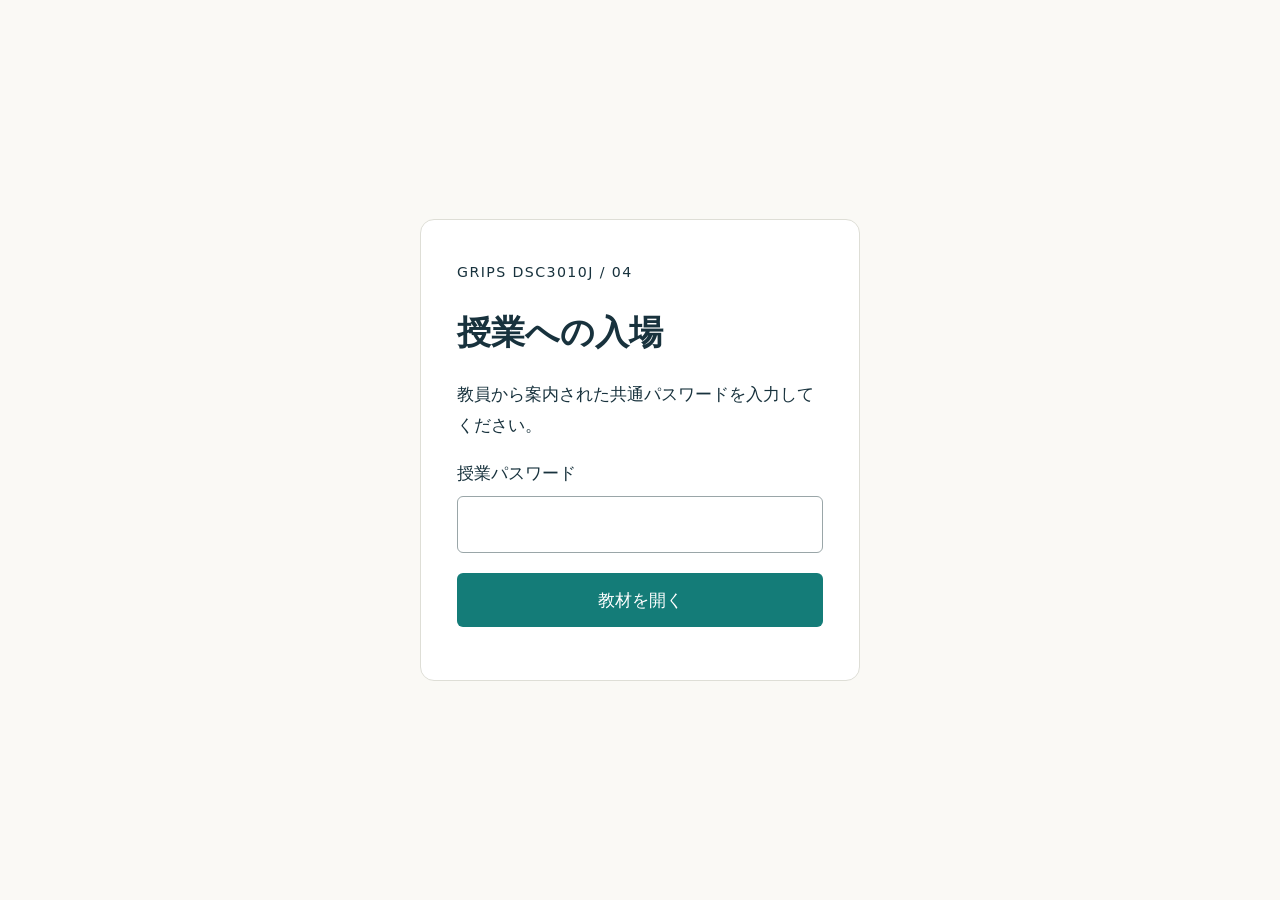
<file: docs/lecture04/index.html>
<!doctype html><html lang="ja"><head><meta charset="utf-8"><meta name="viewport" content="width=device-width,initial-scale=1"><meta name="referrer" content="same-origin"><title>第4回｜授業への入場</title><style>body{margin:0;background:#faf9f5;color:#18323d;font:17px/1.8 system-ui,sans-serif;display:grid;min-height:100svh;place-items:center}main{box-sizing:border-box;width:min(440px,94%);padding:36px;background:white;border:1px solid #deded6;border-radius:14px}small{letter-spacing:.1em}h1{line-height:1.4}label,input,button{display:block;width:100%;box-sizing:border-box}input{font:inherit;padding:12px;border:1px solid #9aa6a8;border-radius:6px;margin:8px 0 20px}button{background:#147c78;color:white;border:0;border-radius:6px;padding:12px;font:inherit;cursor:pointer}#message{color:#9b3826}</style><script type="module" src="gate.js"></script></head><body><main><small>GRIPS DSC3010J / 04</small><h1>授業への入場</h1><p>教員から案内された共通パスワードを入力してください。</p><form id="login"><label for="password">授業パスワード</label><input id="password" type="password" autocomplete="current-password" required maxlength="200"><button>教材を開く</button></form><p id="message" role="status"></p></main></body></html>
</file>
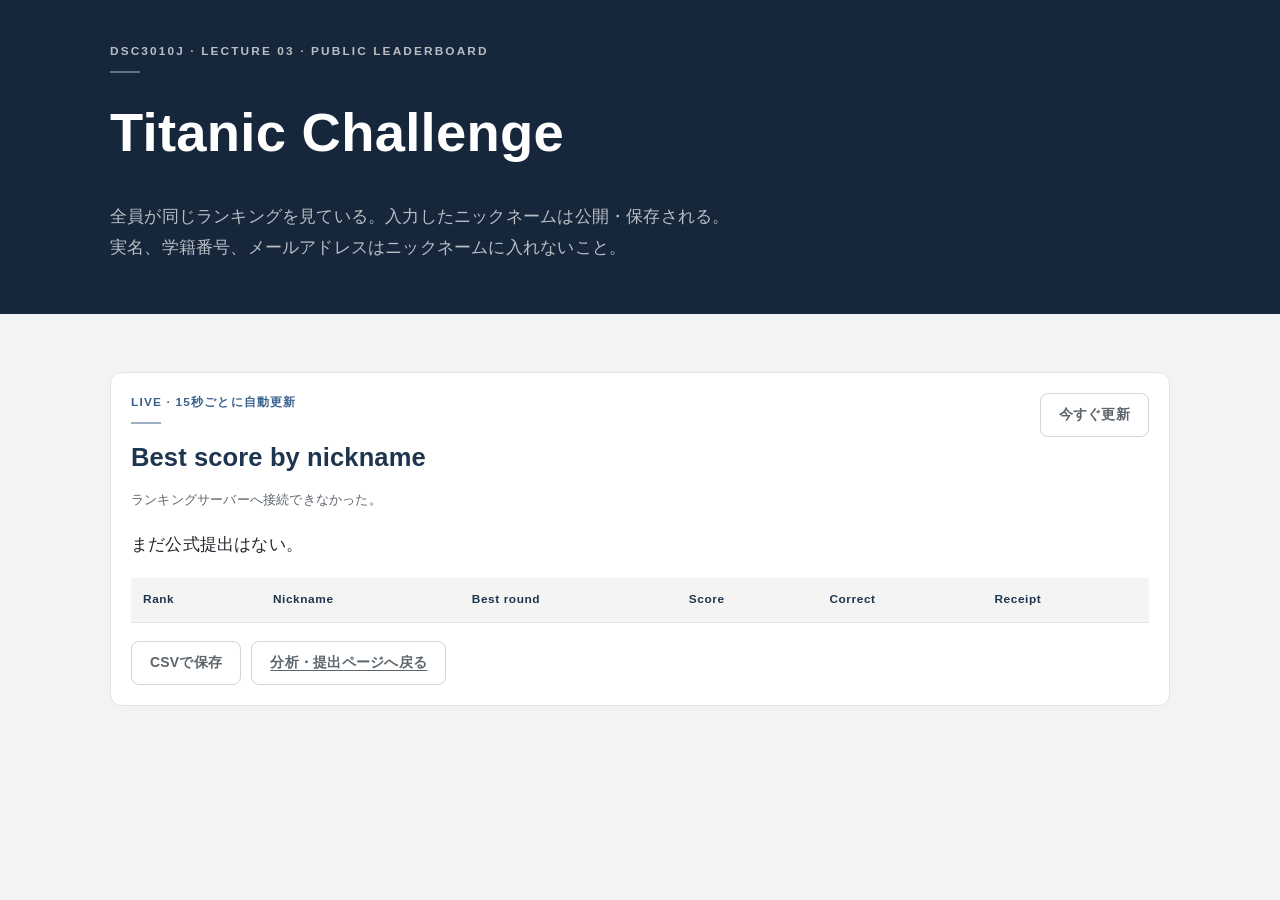
<file: docs/leaderboard.html>
<!DOCTYPE html>
<html lang="ja">
<head>
  <meta charset="utf-8">
  <meta name="viewport" content="width=device-width, initial-scale=1">
  <meta name="description" content="DSC3010J第3回 Titanic classroom competition 公開ランキング">
  <title>公開ランキング｜DSC3010J Titanic Challenge</title>
  <link rel="icon" href="data:image/svg+xml,%3Csvg xmlns='http://www.w3.org/2000/svg' viewBox='0 0 64 64'%3E%3Crect width='64' height='64' rx='12' fill='%230d3159'/%3E%3Ctext x='32' y='43' text-anchor='middle' font-family='Arial,sans-serif' font-size='34' font-weight='700' fill='white'%3ER%3C/text%3E%3C/svg%3E">
  <link rel="stylesheet" href="styles.css?v=20260827-beginner1">
</head>
<body class="leaderboard-page">
  <header class="leaderboard-hero">
    <div class="content-width">
      <p class="eyebrow">DSC3010J · LECTURE 03 · PUBLIC LEADERBOARD</p>
      <h1>Titanic Challenge</h1>
      <p>全員が同じランキングを見ている。入力したニックネームは公開・保存される。実名、学籍番号、メールアドレスはニックネームに入れないこと。</p>
    </div>
  </header>

  <main class="leaderboard-main content-width">
    <section class="leaderboard-card" aria-labelledby="board-title">
      <div class="leaderboard-toolbar">
        <div>
          <p class="section-label">LIVE · 15秒ごとに自動更新</p>
          <h2 id="board-title">Best score by nickname</h2>
          <p id="leaderboard-status" class="board-status" aria-live="polite">ランキングを読み込み中…</p>
        </div>
        <button class="button button--quiet" id="refresh-leaderboard" type="button">今すぐ更新</button>
      </div>
      <p id="leaderboard-empty">まだ公式提出はない。</p>
      <div class="table-scroll">
        <table>
          <thead><tr><th>Rank</th><th>Nickname</th><th>Best round</th><th>Score</th><th>Correct</th><th>Receipt</th></tr></thead>
          <tbody id="leaderboard-body"></tbody>
        </table>
      </div>
      <div class="leaderboard-actions">
        <button class="button button--quiet" id="export-leaderboard" type="button">CSVで保存</button>
        <a class="button button--quiet" href="index.html#submit">分析・提出ページへ戻る</a>
      </div>
    </section>
  </main>

  <script src="competition-data.js?v=20260827-beginner1"></script>
  <script src="api-config.js?v=20260827-beginner1"></script>
  <script src="competition-api.js?v=20260828-plain1"></script>
  <script src="leaderboard.js?v=20260828-plain1"></script>
</body>
</html>
</file>
<file: docs/styles.css>
/* =========================================================
   DSC3010J 第3回 実習・予測コンペページ
   落ち着いた学術系エディトリアル。淡い紙色 + 藍 + 抑えた差し色。
   ========================================================= */

:root {
  /* --- 面 --- */
  --paper:        #fbfbf9;   /* 背景（わずかに温かい白） */
  --surface:      #ffffff;   /* カード面 */
  --surface-sunk: #f4f5f2;   /* 沈んだ面 */
  --line:         #e4e5e0;   /* 罫線（ヘアライン） */
  --line-strong:  #d2d5d0;

  /* --- 文字 --- */
  --ink:          #23282d;   /* 本文 */
  --ink-soft:     #5c646c;   /* 補足 */
  --ink-faint:    #8b9299;   /* ラベル */

  /* --- 主色（藍） --- */
  --navy:         #1e3550;
  --navy-deep:    #16273b;
  --blue:         #38618c;
  --blue-soft:    #7d9cb8;
  --blue-tint:    #eef2f7;
  --blue-tint-2:  #e2e9f1;

  /* --- 差し色（いずれも彩度を落とす） --- */
  --clay:         #8a4b42;   /* 注意 */
  --clay-tint:    #f8f1ef;
  --moss:         #4a6b52;   /* 補足説明 */
  --moss-tint:    #eff3ef;
  --amber:        #8a6a2f;   /* 実行中 */

  --radius:    12px;
  --radius-sm: 8px;
  --shadow:    0 1px 2px rgba(30, 53, 80, 0.04), 0 8px 24px -14px rgba(30, 53, 80, 0.18);
  --shadow-lift: 0 2px 4px rgba(30, 53, 80, 0.05), 0 16px 36px -18px rgba(30, 53, 80, 0.25);

  --measure: 74ch;   /* 本文の読みやすい行長 */
  --page:    1060px;
  --gutter:  clamp(20px, 5vw, 40px);
}

* { box-sizing: border-box; }
[hidden] { display: none !important; }

html {
  scroll-behavior: smooth;
  -webkit-text-size-adjust: 100%;
}

section[id],
h2[id] {
  scroll-margin-top: 96px;
}

body {
  margin: 0;
  color: var(--ink);
  background: var(--paper);
  font-family: -apple-system, BlinkMacSystemFont, "Segoe UI", "Hiragino Sans",
               "Hiragino Kaku Gothic ProN", "Yu Gothic UI", "Yu Gothic",
               "Noto Sans JP", Meiryo, sans-serif;
  font-size: 17px;
  line-height: 1.85;
  font-feature-settings: "palt" 1;   /* 和文の詰め。段落の見た目が締まる */
  letter-spacing: 0.012em;
  text-rendering: optimizeLegibility;
  -webkit-font-smoothing: antialiased;
}

h1, h2, h3 {
  font-feature-settings: "palt" 1;
  letter-spacing: 0.005em;
  text-wrap: balance;
}

p { text-wrap: pretty; }

button, textarea, input { font: inherit; color: inherit; }

code, pre, textarea, kbd {
  font-family: ui-monospace, "SFMono-Regular", "Cascadia Mono", Consolas,
               "Liberation Mono", Menlo, monospace;
  font-feature-settings: normal;
}

code {
  padding: 0.06em 0.34em;
  line-height: 1.5;
  color: var(--navy);
  background: var(--blue-tint);
  border: 1px solid var(--blue-tint-2);
  border-radius: 5px;
  font-size: 0.88em;
  word-break: break-word;
}

strong, b { font-weight: 700; }

a { color: var(--blue); text-underline-offset: 3px; }
a:hover { color: var(--navy); }

:focus-visible {
  outline: 2px solid var(--blue);
  outline-offset: 3px;
  border-radius: 4px;
}

hr { border: 0; border-top: 1px solid var(--line); margin: 40px 0; }

.skip-link {
  position: fixed;
  top: 10px;
  left: 10px;
  z-index: 100;
  padding: 10px 16px;
  color: #fff;
  background: var(--navy);
  border-radius: var(--radius-sm);
  text-decoration: none;
  transform: translateY(-200%);
}
.skip-link:focus { transform: translateY(0); }

.content-width {
  width: min(var(--page), calc(100% - var(--gutter) * 2));
  margin-inline: auto;
}

/* ============================ ヒーロー ============================ */

.hero {
  position: relative;
  color: #fff;
  background:
    radial-gradient(120% 140% at 88% -20%, rgba(125, 156, 184, 0.30), transparent 58%),
    linear-gradient(168deg, var(--navy) 0%, var(--navy-deep) 100%);
}

.hero::after {
  content: "";
  position: absolute;
  inset: auto 0 0 0;
  height: 1px;
  background: linear-gradient(90deg, transparent, rgba(255, 255, 255, 0.22), transparent);
}

.hero__inner {
  position: relative;
  z-index: 1;
  width: min(var(--page), calc(100% - var(--gutter) * 2));
  margin-inline: auto;
  padding: clamp(56px, 9vw, 88px) 0 clamp(48px, 7vw, 72px);
}

.eyebrow,
.section-label {
  margin: 0 0 10px;
  color: var(--blue-soft);
  font-size: 0.74rem;
  font-weight: 700;
  letter-spacing: 0.18em;
  line-height: 1.6;
}

.section-label {
  color: var(--blue);
  letter-spacing: 0.1em;
}

.eyebrow::after,
.section-label::after {
  content: "";
  display: block;
  width: 30px;
  margin-top: 10px;
  border-top: 2px solid currentColor;
  opacity: 0.5;
}

.hero h1 {
  max-width: 22ch;
  margin: 0;
  font-size: clamp(2.05rem, 5.4vw, 3.5rem);
  font-weight: 700;
  line-height: 1.28;
  letter-spacing: -0.005em;
}

.hero__lead {
  max-width: 62ch;
  margin: 22px 0 0;
  color: rgba(255, 255, 255, 0.80);
  font-size: clamp(1rem, 1.6vw, 1.14rem);
  line-height: 1.9;
}

.hero__meta {
  display: flex;
  flex-wrap: wrap;
  gap: 8px;
  margin-top: 32px;
}

.hero__meta span {
  padding: 5px 13px;
  color: rgba(255, 255, 255, 0.78);
  background: rgba(255, 255, 255, 0.05);
  border: 1px solid rgba(255, 255, 255, 0.18);
  border-radius: 999px;
  font-size: 0.8rem;
  letter-spacing: 0.02em;
}

/* ========================= 実行環境バー ========================= */

.runtime-bar {
  position: sticky;
  top: 0;
  z-index: 20;
  color: var(--ink);
  background: rgba(251, 251, 249, 0.94);
  border-bottom: 1px solid var(--line);
  backdrop-filter: saturate(1.4) blur(12px);
  -webkit-backdrop-filter: saturate(1.4) blur(12px);
}

.runtime-bar__inner {
  display: flex;
  align-items: center;
  justify-content: space-between;
  gap: 20px;
  width: min(var(--page), calc(100% - var(--gutter) * 2));
  min-height: 62px;
  margin-inline: auto;
}

/* 進み具合を、バー下端の細い線として常時表示する */
.runtime-bar__progress {
  position: absolute;
  inset: auto 0 -1px 0;
  height: 2px;
  background: transparent;
}

.runtime-bar__progress > i {
  display: block;
  width: 0;
  height: 100%;
  background: var(--blue);
  transition: width 0.4s ease;
}

.runtime-status {
  display: flex;
  align-items: center;
  gap: 12px;
  min-width: 0;
}

.runtime-status strong,
.runtime-status span { display: block; }

.runtime-status strong {
  color: var(--navy);
  font-size: 0.95rem;
  font-weight: 700;
  line-height: 1.35;
}

.runtime-status div > span {
  color: var(--ink-faint);
  font-size: 0.76rem;
  line-height: 1.45;
}

.status-dot {
  position: relative;
  width: 10px;
  height: 10px;
  flex: 0 0 10px;
  border-radius: 50%;
  background: var(--ink-faint);
}

.status-dot--loading {
  background: var(--amber);
  animation: pulse 1.8s ease-out infinite;
}

.status-dot--ready { background: var(--moss); }
.status-dot--error { background: #9d3227; }

@keyframes pulse {
  0%   { box-shadow: 0 0 0 0 rgba(138, 106, 47, 0.45); }
  70%  { box-shadow: 0 0 0 8px rgba(138, 106, 47, 0); }
  100% { box-shadow: 0 0 0 0 rgba(138, 106, 47, 0); }
}

/* ============================ 導入 ============================ */

.intro {
  display: grid;
  grid-template-columns: minmax(0, 1.65fr) minmax(250px, 0.78fr);
  gap: clamp(28px, 4vw, 52px);
  padding: clamp(44px, 5.5vw, 62px) 0 36px;
}

.intro h2,
.how-to h2,
.summary h2 {
  margin: 0;
  color: var(--navy);
  font-size: clamp(1.5rem, 3.2vw, 2.1rem);
  font-weight: 700;
  line-height: 1.45;
}

.intro__main p { max-width: var(--measure); }
.intro__main > p:last-child { margin-bottom: 0; }

.note-card {
  align-self: start;
  padding: 22px 24px;
  background: var(--surface);
  border: 1px solid var(--line);
  border-radius: var(--radius);
  box-shadow: var(--shadow);
}

.note-card h3 {
  margin: 0 0 12px;
  padding-bottom: 10px;
  color: var(--navy);
  border-bottom: 1px solid var(--line);
  font-size: 0.98rem;
}

.note-card ol {
  margin: 0;
  padding-left: 1.35em;
  color: var(--ink-soft);
  font-size: 0.92rem;
  line-height: 1.7;
}

.note-card li { margin-bottom: 8px; }
.note-card li:last-child { margin-bottom: 0; }
.note-card li b { display: block; color: var(--ink); font-weight: 700; }

/* --------------------------- 使い方 --------------------------- */

.how-to { padding: 16px 0 clamp(36px, 4vw, 48px); }

.three-steps {
  display: grid;
  grid-template-columns: repeat(3, minmax(0, 1fr));
  gap: 14px;
  margin-top: 26px;
}

.three-steps article {
  padding: 22px 22px 24px;
  background: var(--surface);
  border: 1px solid var(--line);
  border-radius: var(--radius);
}

.step-number {
  display: grid;
  place-items: center;
  width: 30px;
  height: 30px;
  color: var(--blue);
  background: var(--blue-tint);
  border: 1px solid var(--blue-tint-2);
  border-radius: 50%;
  font-size: 0.86rem;
  font-weight: 700;
}

.three-steps h3 {
  margin: 14px 0 4px;
  color: var(--navy);
  font-size: 1rem;
}

.three-steps p {
  margin: 0;
  color: var(--ink-soft);
  font-size: 0.9rem;
  line-height: 1.75;
}

.progress-panel {
  margin-top: 22px;
  padding: 16px 20px 18px;
  background: var(--surface-sunk);
  border: 1px solid var(--line);
  border-radius: var(--radius);
}

.progress-panel__labels {
  display: flex;
  justify-content: space-between;
  align-items: baseline;
  gap: 12px;
  color: var(--navy);
  font-size: 0.88rem;
}

.progress-panel__labels strong {
  font-variant-numeric: tabular-nums;
  font-size: 1rem;
}

.progress-track {
  height: 6px;
  margin-top: 10px;
  overflow: hidden;
  background: var(--blue-tint-2);
  border-radius: 999px;
}

.progress-fill {
  width: 0;
  height: 100%;
  background: var(--blue);
  border-radius: inherit;
  transition: width 0.4s ease;
}

/* ----------------------- 先に知っておくこと ----------------------- */

.error-guide {
  margin-bottom: clamp(32px, 4vw, 44px);
  padding: 24px 26px 26px;
  background: var(--surface);
  border: 1px solid var(--line);
  border-radius: var(--radius);
}

.error-guide h2 {
  margin: 0 0 18px;
  color: var(--navy);
  font-size: 1.1rem;
}

.error-guide > div {
  display: grid;
  grid-template-columns: repeat(auto-fit, minmax(min(240px, 100%), 1fr));
  gap: 10px;
}

.error-guide article {
  padding: 14px 16px 15px;
  background: var(--surface-sunk);
  border: 1px solid var(--line);
  border-radius: var(--radius-sm);
}

.error-guide article b {
  display: block;
  margin-bottom: 3px;
  color: var(--navy);
  font-size: 0.92rem;
}

.error-guide article p {
  margin: 0;
  color: var(--ink-soft);
  font-size: 0.87rem;
  line-height: 1.7;
}

/* ---------------------------- 章の一覧 ---------------------------- */

.chapter-nav {
  display: grid;
  grid-template-columns: repeat(auto-fit, minmax(min(170px, 100%), 1fr));
  gap: 8px;
  margin-bottom: clamp(36px, 4.5vw, 52px);
}

.chapter-nav a {
  padding: 14px 16px 15px;
  color: var(--navy);
  background: var(--surface);
  border: 1px solid var(--line);
  border-radius: var(--radius-sm);
  text-decoration: none;
  font-size: 0.9rem;
  font-weight: 700;
  line-height: 1.5;
  transition: border-color 0.18s ease, background 0.18s ease, transform 0.18s ease;
}

.chapter-nav a:hover,
.chapter-nav a:focus-visible {
  background: var(--blue-tint);
  border-color: var(--blue-soft);
  transform: translateY(-1px);
}

.chapter-nav span {
  display: block;
  margin-bottom: 2px;
  color: var(--blue);
  font-size: 0.66rem;
  font-weight: 700;
  letter-spacing: 0.14em;
}

/* ============================ 章見出し ============================ */

.part-heading {
  scroll-margin-top: 74px;
  color: var(--ink);
  background: var(--surface-sunk);
  border-top: 1px solid var(--line);
  border-bottom: 1px solid var(--line);
}

.part-heading .content-width {
  position: relative;
  padding: clamp(38px, 5vw, 54px) 0 clamp(34px, 4.5vw, 48px);
  border-left: 3px solid var(--blue);
  padding-left: clamp(18px, 2.5vw, 26px);
}

.part-heading p {
  margin: 0;
  color: var(--blue);
  font-size: 0.72rem;
  font-weight: 700;
  letter-spacing: 0.18em;
}

.part-heading h2 {
  margin: 6px 0 6px;
  color: var(--navy);
  font-size: clamp(1.55rem, 4vw, 2.35rem);
  font-weight: 700;
  line-height: 1.35;
}

.part-heading span {
  color: var(--ink-soft);
  font-size: 0.92rem;
}

/* ========================= 解説セクション ========================= */

.concept-section {
  padding: clamp(48px, 6vw, 68px) 0;
  border-top: 1px solid var(--line);
}

.concept-section > h2 {
  margin: 4px 0 16px;
  color: var(--navy);
  font-size: clamp(1.45rem, 3.2vw, 2.05rem);
  font-weight: 700;
  line-height: 1.45;
}

.concept-section > p { max-width: var(--measure); }

/* ---- 3列カード（前回の確認・六つの段階・五つの確認・AIの判断） ---- */

.grammar-grid {
  display: grid;
  grid-template-columns: repeat(auto-fit, minmax(min(280px, 100%), 1fr));
  gap: 12px;
  margin: 28px 0;
}

.grammar-grid article {
  padding: 20px 20px 22px;
  background: var(--surface);
  border: 1px solid var(--line);
  border-top: 2px solid var(--blue-soft);
  border-radius: var(--radius-sm);
}

.grammar-grid code {
  display: inline-block;
  margin-bottom: 10px;
  padding: 4px 10px;
  color: var(--navy);
  background: var(--blue-tint);
  font-size: 0.9rem;
  font-weight: 700;
}

.grammar-grid p {
  margin: 0;
  color: var(--ink-soft);
  font-size: 0.9rem;
  line-height: 1.75;
}

.grammar-grid p b {
  color: var(--navy);
  font-weight: 700;
}

/* ---------------------------- 型の3枚 ---------------------------- */

.type-grid {
  display: grid;
  grid-template-columns: repeat(auto-fit, minmax(min(210px, 100%), 1fr));
  gap: 12px;
  margin: 26px 0;
}

.type-grid article {
  padding: 18px 20px 20px;
  background: var(--surface);
  border: 1px solid var(--line);
  border-radius: var(--radius-sm);
}

.type-grid article > b {
  display: inline-block;
  margin-bottom: 8px;
  padding: 3px 9px;
  color: var(--navy);
  background: var(--blue-tint);
  border-radius: 5px;
  font-family: ui-monospace, "SFMono-Regular", Consolas, monospace;
  font-size: 0.88rem;
  font-weight: 700;
}

.type-grid p {
  margin: 0;
  color: var(--ink-soft);
  font-size: 0.9rem;
}

/* ------------------------- 表の構造（2枚） ------------------------- */

.structure-grid {
  display: grid;
  grid-template-columns: repeat(auto-fit, minmax(min(220px, 100%), 1fr));
  gap: 12px;
  margin: 26px 0;
}

.structure-grid article {
  padding: 18px 20px 20px;
  background: var(--surface);
  border: 1px solid var(--line);
  border-left: 3px solid var(--blue-soft);
  border-radius: var(--radius-sm);
}

.structure-grid article > b {
  display: block;
  margin-bottom: 4px;
  color: var(--navy);
  font-size: 1rem;
}

.structure-grid p {
  margin: 0;
  color: var(--ink-soft);
  font-size: 0.9rem;
}

/* --------------------------- 比較演算子 --------------------------- */

.operator-guide {
  margin: 24px 0;
  padding: 22px 24px 24px;
  background: var(--surface);
  border: 1px solid var(--line);
  border-radius: var(--radius);
}

.operator-guide h3 {
  margin: 0 0 14px;
  color: var(--navy);
  font-size: 1rem;
}

.operator-guide > div {
  display: grid;
  grid-template-columns: repeat(auto-fit, minmax(min(130px, 100%), 1fr));
  gap: 8px;
}

.operator-guide > div span {
  padding: 10px 12px;
  background: var(--surface-sunk);
  border: 1px solid var(--line);
  border-radius: var(--radius-sm);
}

.operator-guide > div b {
  display: block;
  margin-bottom: 5px;
  color: var(--ink-soft);
  font-size: 0.76rem;
  font-weight: 700;
  letter-spacing: 0.04em;
}

.operator-guide > div code {
  background: var(--blue-tint);
  font-size: 0.98rem;
  font-weight: 700;
}

.operator-guide > p {
  margin: 16px 0 0;
  color: var(--ink-soft);
  font-size: 0.89rem;
  line-height: 1.8;
}

/* ============================ 各問（lesson） ============================ */

.lesson {
  display: grid;
  grid-template-columns: 66px minmax(0, 1fr);
  gap: clamp(16px, 2.5vw, 28px);
  padding: clamp(44px, 5vw, 60px) 0;
  border-top: 1px solid var(--line);
}

.lesson:first-of-type { border-top: 0; }

.lesson__number {
  padding-top: 10px;
  color: var(--blue-soft);
  font-family: ui-monospace, "SFMono-Regular", Consolas, monospace;
  font-size: 1.5rem;
  font-weight: 700;
  font-variant-numeric: tabular-nums;
  line-height: 1;
  letter-spacing: 0.02em;
}

.lesson__body { min-width: 0; }

.lesson h2 {
  margin: 0;
  color: var(--navy);
  font-size: clamp(1.32rem, 2.9vw, 1.82rem);
  font-weight: 700;
  line-height: 1.45;
}

.lesson__body > p {
  max-width: var(--measure);
  margin: 14px 0;
}

.lesson h2 + p { margin-top: 16px; }

/* --------------------------- 注記ブロック --------------------------- */
/*  ラベル + 本文。左に細い罫。全面ベタ塗りは使わない（落ち着かせるため） */

.predict,
.explanation,
.warning-card,
.takeaway,
.syntax-card {
  display: grid;
  grid-template-columns: minmax(0, 168px) minmax(0, 1fr);
  align-items: start;
  gap: 6px 20px;
  margin: 22px 0;
  padding: 16px 20px 17px;
  border: 1px solid var(--line);
  border-left: 3px solid var(--line-strong);
  border-radius: var(--radius-sm);
  font-size: 0.94rem;
  line-height: 1.8;
}

.predict > strong,
.explanation > strong,
.warning-card > strong,
.takeaway > strong,
.syntax-card > code {
  font-size: 0.9rem;
  font-weight: 700;
  line-height: 1.65;
}

.predict {
  background: var(--surface-sunk);
  border-left-color: var(--blue-soft);
}
.predict > strong { color: var(--blue); }

.syntax-card {
  align-items: center;
  background: var(--blue-tint);
  border-color: var(--blue-tint-2);
  border-left-color: var(--blue);
}

.syntax-card > code {
  padding: 6px 12px;
  color: var(--navy);
  background: var(--surface);
  border-color: var(--blue-tint-2);
  font-size: 1rem;
  line-height: 1.7;
}

.syntax-card > span { color: var(--ink-soft); }

/* 長い文（AIに送ったプロンプトなど）を引用するときは、横並びをやめて積む */
.syntax-card--prompt {
  display: block;
  padding: 18px 22px 18px;
}

.syntax-card--prompt > code {
  display: block;
  margin: 0 0 10px;
  padding: 14px 16px;
  font-size: 0.94rem;
  font-weight: 500;
  line-height: 1.95;
}

.syntax-card--prompt > span {
  display: block;
  font-size: 0.82rem;
}

.explanation {
  background: var(--moss-tint);
  border-color: #dfe7e0;
  border-left-color: var(--moss);
}
.explanation > strong { color: var(--moss); }

.warning-card {
  background: var(--clay-tint);
  border-color: #eeddd9;
  border-left-color: var(--clay);
}
.warning-card > strong { color: var(--clay); }

/* 要点。もっとも強いが、暗い面ではなく濃い藍の縁取りで示す */
.takeaway {
  background: var(--blue-tint);
  border-color: var(--blue-tint-2);
  border-left: 3px solid var(--navy);
}
.takeaway > strong { color: var(--navy); }
.takeaway > span { color: #33414f; }

.predict code,
.explanation code,
.warning-card code,
.takeaway code {
  background: rgba(255, 255, 255, 0.72);
  border-color: rgba(30, 53, 80, 0.1);
}

/* ------------------------- 読む順・対応づけ ------------------------- */

.reading-order {
  display: flex;
  flex-wrap: wrap;
  align-items: center;
  gap: 8px;
  margin: 22px 0;
  padding: 15px 18px;
  background: var(--surface);
  border: 1px solid var(--line);
  border-radius: var(--radius-sm);
  font-size: 0.9rem;
}

.reading-order span {
  padding: 6px 11px;
  color: var(--navy);
  background: var(--surface-sunk);
  border: 1px solid var(--line);
  border-radius: 6px;
  font-weight: 700;
}

.reading-order b {
  color: var(--blue-soft);
  font-size: 1.05rem;
}

.code-map {
  display: grid;
  grid-template-columns: repeat(auto-fit, minmax(min(240px, 100%), 1fr));
  gap: 8px;
  margin: 22px 0;
}

.code-map span {
  padding: 10px 13px;
  color: var(--ink-soft);
  background: var(--surface);
  border: 1px solid var(--line);
  border-radius: var(--radius-sm);
  font-size: 0.88rem;
}

/* --------------------------- 一文の位置づけ --------------------------- */

.sentence-profile {
  display: grid;
  grid-template-columns: repeat(auto-fit, minmax(min(230px, 100%), 1fr));
  gap: 1px;
  overflow: hidden;
  margin: 22px 0 -8px;
  background: var(--line);
  border: 1px solid var(--line);
  border-radius: var(--radius-sm);
}

.sentence-profile span {
  padding: 11px 14px;
  background: var(--surface);
  font-size: 0.84rem;
  line-height: 1.6;
}

.sentence-profile b {
  display: block;
  margin-bottom: 2px;
  color: var(--ink-faint);
  font-size: 0.68rem;
  font-weight: 700;
  letter-spacing: 0.1em;
}

/* ============================ Rのセル ============================ */

.r-cell {
  overflow: hidden;
  margin: 26px 0;
  background: var(--surface);
  border: 1px solid var(--line-strong);
  border-radius: var(--radius);
  box-shadow: var(--shadow);
  transition: border-color 0.2s ease, box-shadow 0.2s ease;
}

.r-cell:focus-within { box-shadow: var(--shadow-lift); }
.r-cell.is-complete  { border-color: rgba(74, 107, 82, 0.5); }
.r-cell.is-running   { border-color: var(--blue-soft); }
.r-cell.has-error    { border-color: rgba(138, 75, 66, 0.55); }

.r-cell__head {
  display: flex;
  justify-content: space-between;
  align-items: baseline;
  gap: 14px;
  padding: 10px 18px;
  color: rgba(255, 255, 255, 0.55);
  background: var(--navy-deep);
  font-size: 0.72rem;
  font-weight: 600;
  letter-spacing: 0.06em;
}

.r-cell__head > span:first-child { color: rgba(255, 255, 255, 0.86); }
.r-cell__head > span:last-child  { text-align: right; }

.r-cell textarea {
  display: block;
  width: 100%;
  min-height: 120px;
  resize: vertical;
  padding: 20px;
  color: #e9eef4;
  background: #1c2a3a;
  border: 0;
  border-radius: 0;
  outline: 0;
  font-size: 0.92rem;
  line-height: 1.7;
  tab-size: 2;
  letter-spacing: 0.01em;
  white-space: pre;
  overflow-x: auto;
  caret-color: #8fb8d8;
}

.r-cell textarea::selection { background: rgba(143, 184, 216, 0.3); }
.r-cell textarea:focus { box-shadow: inset 3px 0 0 var(--blue-soft); }

.r-cell--single textarea {
  min-height: 74px;
  resize: none;
  font-size: 1rem;
}

.r-setup { display: none; }

.r-cell__actions {
  display: flex;
  flex-wrap: wrap;
  gap: 10px;
  padding: 14px 18px;
  background: var(--surface-sunk);
  border-top: 1px solid var(--line);
}

/* ------------------------------ ボタン ------------------------------ */

.button {
  min-height: 40px;
  padding: 8px 18px;
  color: #fff;
  background: var(--blue);
  border: 1px solid var(--blue);
  border-radius: var(--radius-sm);
  cursor: pointer;
  font-size: 0.87rem;
  font-weight: 700;
  letter-spacing: 0.02em;
  transition: background 0.18s ease, border-color 0.18s ease, color 0.18s ease;
}

.button:hover:not(:disabled) {
  background: var(--navy);
  border-color: var(--navy);
}

.button:active:not(:disabled) { transform: translateY(1px); }

.button:disabled {
  color: #9aa4ad;
  background: #e6e8e5;
  border-color: #dcdfdb;
  cursor: not-allowed;
}

.button--quiet {
  color: var(--ink-soft);
  background: transparent;
  border-color: var(--line-strong);
}

.button--quiet:hover:not(:disabled) {
  color: var(--navy);
  background: var(--surface);
  border-color: var(--blue-soft);
}

.button--quiet:disabled { background: transparent; border-color: var(--line); }

.runtime-bar .button--quiet { min-height: 34px; padding: 4px 14px; font-size: 0.8rem; }

/* ----------------------------- Rの返事 ----------------------------- */

.r-output {
  background: var(--surface);
  border-top: 1px solid var(--line);
}

.r-output__label {
  padding: 12px 18px 0;
  color: var(--ink-faint);
  font-size: 0.7rem;
  font-weight: 700;
  letter-spacing: 0.1em;
}

.text-output {
  min-height: 54px;
  margin: 0;
  padding: 8px 18px 18px;
  overflow-x: auto;
  color: var(--ink);
  white-space: pre-wrap;
  font-size: 0.89rem;
  line-height: 1.62;
  tab-size: 8;
}

.text-output:empty { display: none; }

.text-output.is-error {
  margin: 8px 14px 14px;
  padding: 12px 14px;
  color: #7d3227;
  background: var(--clay-tint);
  border-left: 3px solid var(--clay);
  border-radius: 6px;
}

.plot-output {
  display: grid;
  gap: 14px;
  padding: 0 18px 20px;
}

.plot-output:empty { display: none; }

.plot-output canvas {
  display: block;
  width: min(100%, 760px);
  height: auto;
  margin-inline: auto;
  background: #fff;
  border: 1px solid var(--line);
  border-radius: var(--radius-sm);
}

/* ============================ まとめ ============================ */

.summary {
  padding: clamp(60px, 8vw, 92px) 0;
  border-top: 1px solid var(--line);
}

.summary-grid {
  display: grid;
  grid-template-columns: repeat(auto-fit, minmax(min(360px, 100%), 1fr));
  gap: 12px;
  margin-top: 28px;
}

.summary-grid article {
  display: grid;
  grid-template-columns: 28px minmax(0, 1fr);
  align-items: start;
  gap: 16px;
  padding: 20px 22px;
  background: var(--surface);
  border: 1px solid var(--line);
  border-radius: var(--radius);
}

.summary-grid article span {
  display: grid;
  place-items: center;
  width: 28px;
  height: 28px;
  color: var(--blue);
  background: var(--blue-tint);
  border: 1px solid var(--blue-tint-2);
  border-radius: 50%;
  font-size: 0.82rem;
  font-weight: 700;
}

.summary-grid p {
  margin: 0;
  font-size: 0.94rem;
  line-height: 1.8;
}

.system-reference {
  margin-top: 28px;
  padding: 24px 26px 26px;
  background: var(--surface);
  border: 1px solid var(--line);
  border-radius: var(--radius);
}

.system-reference h3 {
  margin: 0 0 16px;
  padding-bottom: 10px;
  color: var(--navy);
  border-bottom: 1px solid var(--line);
  font-size: 1rem;
}

.system-reference > div {
  display: grid;
  grid-template-columns: repeat(auto-fit, minmax(min(380px, 100%), 1fr));
  gap: 8px;
}

.system-reference article {
  padding: 13px 16px;
  background: var(--surface-sunk);
  border: 1px solid var(--line);
  border-radius: var(--radius-sm);
}

.system-reference article span {
  display: block;
  margin-bottom: 5px;
  color: var(--ink-faint);
  font-size: 0.7rem;
  font-weight: 700;
  letter-spacing: 0.1em;
}

.system-reference article p {
  margin: 0;
  font-size: 0.86rem;
  line-height: 1.9;
}

.system-reference article code { background: var(--surface); }

/* 章の締めの一文。ページ内で唯一の暗い面にして、ここぞという所で効かせる */
.final-message {
  margin-top: 28px;
  padding: 26px 30px;
  color: rgba(255, 255, 255, 0.95);
  background: linear-gradient(168deg, var(--navy) 0%, var(--navy-deep) 100%);
  border-radius: var(--radius);
  font-size: clamp(1rem, 1.9vw, 1.1rem);
  font-weight: 500;
  line-height: 1.85;
  text-align: center;
  text-wrap: balance;
}

/* --------------------------- 次回までの課題 --------------------------- */

.reference-note {
  padding: clamp(40px, 5vw, 60px) 0 clamp(56px, 7vw, 80px);
}

.reference-note h2 {
  margin: 0 0 16px;
  color: var(--navy);
  font-size: clamp(1.3rem, 2.8vw, 1.7rem);
  font-weight: 700;
}

.reference-note p {
  max-width: var(--measure);
  color: var(--ink-soft);
  font-size: 0.96rem;
}

.reference-note p strong { color: var(--ink); }

/* ============================= フッター ============================= */

footer {
  color: rgba(255, 255, 255, 0.6);
  background: var(--navy-deep);
}

/* ========================= 第3回：pipeline ========================= */

.hero--lecture03 {
  background:
    radial-gradient(80% 150% at 90% -20%, rgba(190, 159, 91, 0.28), transparent 60%),
    linear-gradient(165deg, #1d3550 0%, #122437 100%);
}

.synthetic-notice {
  margin-top: 44px;
  padding: 24px 28px;
  background: var(--clay-tint);
  border: 1px solid #ead6d1;
  border-left: 5px solid var(--clay);
  border-radius: var(--radius);
}

.synthetic-notice h2 { margin: 0 0 8px; color: var(--navy); font-size: 1.28rem; }
.synthetic-notice p:last-child { margin: 0; color: var(--ink-soft); font-size: 0.93rem; }

.beginner-start + .synthetic-notice { margin-top: 0; }

.context-source {
  margin: 0;
  color: var(--ink-soft);
  font-size: 0.88rem;
}

.context-source a {
  color: var(--blue);
  font-weight: 700;
}

.start-grid p strong { color: var(--navy); }

/* ------------------------- Lesson introduction ------------------------- */

.beginner-start,
.competition-primer,
.pipeline-overview,
.class-timeline,
.data-guide,
.model-primer {
  padding: clamp(48px, 6vw, 72px) 0;
}

.competition-primer,
.pipeline-overview,
.class-timeline,
.data-guide,
.model-primer {
  border-top: 1px solid var(--line);
}

.beginner-start > h2,
.competition-primer > h2,
.pipeline-overview > h2,
.class-timeline > h2,
.data-guide > h2,
.model-primer > h2 {
  margin: 4px 0 14px;
  color: var(--navy);
  font-size: clamp(1.5rem, 3.4vw, 2.2rem);
  line-height: 1.42;
}

.beginner-start__lead,
.competition-primer__lead,
.model-primer__lead {
  max-width: 76ch;
  margin: 0;
  color: var(--ink-soft);
}

.start-grid {
  display: grid;
  grid-template-columns: repeat(3, minmax(0, 1fr));
  gap: 14px;
  margin: 28px 0;
}

.start-grid article {
  display: grid;
  grid-template-columns: 38px minmax(0, 1fr);
  grid-template-rows: auto 1fr;
  gap: 5px 13px;
  min-width: 0;
  padding: 22px;
  background: var(--surface);
  border: 1px solid var(--line);
  border-top: 3px solid var(--blue-soft);
  border-radius: var(--radius);
  box-shadow: var(--shadow);
}

.start-grid article > span {
  display: grid;
  grid-row: 1 / span 2;
  width: 36px;
  height: 36px;
  place-items: center;
  color: #fff;
  background: var(--navy);
  border-radius: 50%;
  font-size: 0.92rem;
  font-weight: 750;
}

.start-grid h3 {
  margin: 1px 0 0;
  color: var(--navy);
  font-size: 1rem;
  line-height: 1.5;
}

.start-grid p {
  margin: 0;
  color: var(--ink-soft);
  font-size: 0.9rem;
  line-height: 1.75;
}

/* --------------------- コンペの比喩と役割 --------------------- */

.competition-analogy,
.passenger-probability {
  display: grid;
  grid-template-columns: repeat(3, minmax(0, 1fr) auto) minmax(0, 1fr);
  align-items: stretch;
  gap: 10px;
  margin: 30px 0 22px;
}

.competition-analogy article,
.passenger-probability article {
  min-width: 0;
  padding: 18px 15px;
  background: var(--surface);
  border: 1px solid var(--line);
  border-top: 3px solid var(--blue-soft);
  border-radius: var(--radius-sm);
  text-align: center;
}

.competition-analogy article > span,
.passenger-probability article > span {
  display: block;
  color: var(--ink-soft);
  font-size: 0.76rem;
  font-weight: 700;
  line-height: 1.55;
}

.competition-analogy article > strong,
.passenger-probability article > strong {
  display: block;
  margin: 6px 0;
  color: var(--navy);
  font-size: 1.08rem;
  line-height: 1.45;
  overflow-wrap: anywhere;
}

.competition-analogy article > p {
  margin: 0;
  color: var(--ink-soft);
  font-size: 0.84rem;
  line-height: 1.7;
}

.competition-analogy > i,
.passenger-probability > i,
.model-code-bridge > i {
  align-self: center;
  color: var(--ink-faint);
  font-size: 1.1rem;
  font-style: normal;
  font-weight: 750;
}

.competition-roles,
.why-competition-grid,
.code-argument-guide {
  display: grid;
  grid-template-columns: repeat(3, minmax(0, 1fr));
  gap: 12px;
  margin: 22px 0;
}

.competition-roles article,
.why-competition-grid article,
.code-argument-guide article {
  min-width: 0;
  padding: 18px 20px;
  background: var(--surface-sunk);
  border: 1px solid var(--line);
  border-radius: var(--radius-sm);
}

.competition-roles h3,
.why-competition-grid h3 {
  margin: 0 0 6px;
  color: var(--navy);
  font-size: 0.96rem;
}

.competition-roles p,
.why-competition-grid p,
.code-argument-guide p {
  margin: 0;
  color: var(--ink-soft);
  font-size: 0.88rem;
  line-height: 1.7;
}

/* -------------------------- 分析フロー -------------------------- */

.pipeline-overview > p:not(.section-label) {
  max-width: var(--measure);
}

.pipeline-flow {
  margin: 30px 0 0;
}

.pipeline-flow__steps {
  display: grid;
  grid-template-columns: repeat(7, minmax(0, 1fr));
  gap: 20px;
  margin: 0;
  padding: 0;
  list-style: none;
}

.pipeline-flow__steps li {
  position: relative;
  min-width: 0;
  padding: 17px 13px 15px;
  background: var(--surface);
  border: 1px solid var(--line);
  border-top: 4px solid var(--blue-soft);
  border-radius: var(--radius-sm);
  box-shadow: var(--shadow);
}

.pipeline-flow__steps li:not(:last-child)::after {
  content: "→";
  position: absolute;
  top: 48%;
  right: -18px;
  z-index: 1;
  color: var(--ink-faint);
  font-size: 1.05rem;
  font-weight: 750;
  transform: translateY(-50%);
}

.flow-number {
  display: grid;
  width: 30px;
  height: 30px;
  place-items: center;
  color: #fff;
  background: var(--navy);
  border-radius: 50%;
  font-size: 0.8rem;
  font-weight: 750;
}

.pipeline-flow__steps h3 {
  min-height: 3em;
  margin: 11px 0 6px;
  color: var(--navy);
  font-size: 0.91rem;
  line-height: 1.5;
}

.pipeline-flow__steps p {
  margin: 0 0 13px;
  color: var(--ink-soft);
  font-size: 0.79rem;
  line-height: 1.65;
}

.pipeline-flow__steps small {
  display: block;
  padding-top: 9px;
  color: var(--moss);
  border-top: 1px solid var(--line);
  font-size: 0.74rem;
  font-weight: 750;
  line-height: 1.5;
}

.pipeline-flow__loop {
  display: flex;
  align-items: center;
  justify-content: center;
  gap: 10px;
  margin: 20px 0 8px;
  color: var(--moss);
}

.pipeline-flow__loop > span {
  font-size: 1.7rem;
  font-weight: 700;
  line-height: 1;
}

.pipeline-flow__loop p {
  margin: 0;
  font-size: 0.9rem;
  font-weight: 700;
}

.pipeline-flow figcaption {
  max-width: 76ch;
  margin: 0 auto;
  color: var(--ink-soft);
  font-size: 0.88rem;
  line-height: 1.75;
  text-align: center;
}

/* ------------------------ 90分と二つのデータ ------------------------ */

.class-timeline ol {
  display: grid;
  grid-template-columns: repeat(3, minmax(0, 1fr));
  gap: 10px;
  margin: 26px 0 0;
  padding: 0;
  list-style: none;
  counter-reset: class-block;
}

.class-timeline li {
  position: relative;
  min-width: 0;
  padding: 18px 18px 18px 52px;
  background: var(--surface);
  border: 1px solid var(--line);
  border-radius: var(--radius-sm);
  counter-increment: class-block;
}

.class-timeline li::before {
  content: counter(class-block);
  position: absolute;
  top: 18px;
  left: 17px;
  display: grid;
  width: 25px;
  height: 25px;
  place-items: center;
  color: var(--navy);
  background: var(--blue-tint);
  border: 1px solid var(--blue-tint-2);
  border-radius: 50%;
  font-size: 0.73rem;
  font-weight: 750;
}

.class-timeline time {
  display: block;
  color: var(--blue);
  font-size: 0.78rem;
  font-weight: 750;
  font-variant-numeric: tabular-nums;
}

.class-timeline li > span {
  display: block;
  margin-top: 3px;
  color: var(--ink-soft);
  font-size: 0.87rem;
  line-height: 1.65;
}

.dataset-pair {
  display: grid;
  grid-template-columns: repeat(2, minmax(0, 1fr));
  gap: 12px;
  margin: 22px 0;
}

.dataset-pair article {
  padding: 18px 20px;
  background: var(--surface);
  border: 1px solid var(--line);
  border-top: 4px solid var(--blue-soft);
  border-radius: var(--radius-sm);
}

.dataset-pair article:first-child { border-top-color: var(--moss); }

.dataset-pair h3 {
  margin: 0 0 7px;
  color: var(--navy);
  font-size: 1rem;
}

.dataset-pair p { margin: 0; font-size: 0.9rem; }

.dataset-pair small {
  display: block;
  margin-top: 7px;
  color: var(--ink-soft);
  font-size: 0.8rem;
  line-height: 1.6;
}

.accuracy-example {
  display: flex;
  flex-wrap: wrap;
  align-items: baseline;
  justify-content: center;
  gap: 5px 7px;
  margin: 20px 0 16px;
  padding: 15px 12px;
  background: var(--blue-tint);
  border: 1px solid var(--blue-tint-2);
  border-radius: var(--radius-sm);
  font-variant-numeric: tabular-nums;
  line-height: 1.25;
}

.accuracy-example strong,
.accuracy-example b {
  color: var(--navy);
  font-size: 1.55rem;
}

.accuracy-example b { color: var(--moss); }
.accuracy-example span { color: var(--ink-soft); font-size: 0.76rem; }
.accuracy-example i { color: var(--ink); font-style: normal; font-weight: 700; }

/* --------------------- データ辞書・Rの読み方 --------------------- */

.data-guide > p:not(.section-label) { max-width: var(--measure); }

.data-guide .table-scroll {
  margin-top: 24px;
  border: 1px solid var(--line);
  border-radius: var(--radius);
  background: var(--surface);
  box-shadow: var(--shadow);
}

.data-dictionary {
  min-width: 760px;
  font-size: 0.86rem;
  line-height: 1.62;
}

.data-dictionary th {
  padding: 12px 14px;
  color: var(--navy);
  background: var(--blue-tint);
  border-bottom: 2px solid var(--blue-tint-2);
  font-size: 0.76rem;
  letter-spacing: 0.04em;
}

.data-dictionary td {
  padding: 11px 14px;
  vertical-align: top;
}

.data-dictionary tbody tr:nth-child(even) { background: var(--surface-sunk); }
.data-dictionary tbody tr:last-child td { border-bottom: 0; }
.data-dictionary td:first-child { white-space: nowrap; }

.secondary-columns {
  margin-top: 12px;
  padding: 14px 17px;
  background: var(--surface-sunk);
  border: 1px solid var(--line);
  border-radius: var(--radius-sm);
}

.secondary-columns summary {
  color: var(--navy);
  cursor: pointer;
  font-size: 0.9rem;
  font-weight: 700;
}

.secondary-columns p {
  margin: 10px 0 0;
  color: var(--ink-soft);
  font-size: 0.88rem;
}

.preloaded-code {
  display: grid;
  grid-template-columns: minmax(230px, 0.85fr) minmax(0, 1.3fr);
  gap: 14px 20px;
  margin-top: 24px;
  padding: 22px;
  background: var(--moss-tint);
  border: 1px solid #d8e3d9;
  border-left: 4px solid var(--moss);
  border-radius: var(--radius);
}

.preloaded-code > div strong,
.preloaded-code > div span {
  display: block;
}

.preloaded-code > div strong { color: var(--moss); }

.preloaded-code > div span {
  margin-top: 6px;
  color: var(--ink-soft);
  font-size: 0.87rem;
  line-height: 1.7;
}

.preloaded-code pre {
  margin: 0;
  overflow-x: auto;
  padding: 16px;
  color: #eef4f8;
  background: var(--navy-deep);
  border-radius: var(--radius-sm);
  font-size: 0.82rem;
  line-height: 1.75;
}

.preloaded-code pre code {
  padding: 0;
  color: inherit;
  background: none;
  border: 0;
  white-space: pre;
}

.preloaded-code > p {
  grid-column: 1 / -1;
  margin: 0;
  color: var(--ink-soft);
  font-size: 0.84rem;
}

.comment-demo {
  display: grid;
  grid-template-columns: minmax(280px, 0.9fr) minmax(0, 1.1fr);
  gap: 18px;
  margin: 24px 0;
  padding: 22px;
  background: var(--surface);
  border: 1px solid var(--line);
  border-radius: var(--radius);
  box-shadow: var(--shadow);
}

.comment-demo pre {
  align-self: start;
  margin: 0;
  overflow-x: auto;
  padding: 18px;
  color: #edf2f6;
  background: var(--navy-deep);
  border-radius: var(--radius-sm);
  font-size: 0.86rem;
  line-height: 1.8;
}

.comment-demo pre code {
  padding: 0;
  color: inherit;
  background: none;
  border: 0;
  white-space: pre;
}

.comment-demo pre span { color: #b9d7c0; }
.comment-demo pre b { color: #f2cb7a; }

.comment-demo dl { margin: 0; }

.comment-demo dl > div {
  display: grid;
  grid-template-columns: minmax(92px, 0.45fr) minmax(0, 1fr);
  gap: 10px;
  padding: 9px 0;
  border-bottom: 1px solid var(--line);
}

.comment-demo dl > div:first-child { padding-top: 0; }
.comment-demo dl > div:last-child { padding-bottom: 0; border-bottom: 0; }
.comment-demo dt { font-weight: 700; }
.comment-demo dd { margin: 0; color: var(--ink-soft); font-size: 0.86rem; }

.r-output-guide {
  display: grid;
  grid-template-columns: auto minmax(0, 1fr);
  align-items: center;
  gap: 16px;
  margin: 22px 0;
  padding: 16px 19px;
  background: var(--blue-tint);
  border: 1px solid var(--blue-tint-2);
  border-radius: var(--radius-sm);
}

.r-output-guide > code {
  padding: 8px 11px;
  color: #f4f7fa;
  background: var(--navy-deep);
  border: 0;
  font-size: 1rem;
  font-weight: 700;
}

.r-output-guide p { margin: 0; color: var(--ink-soft); font-size: 0.89rem; }

.rate-reading,
.rate-bars {
  display: grid;
  grid-template-columns: repeat(2, minmax(0, 1fr));
  gap: 12px;
  margin: 24px 0;
}

.rate-reading article,
.rate-bars article {
  padding: 18px 20px;
  background: var(--surface);
  border: 1px solid var(--line);
  border-radius: var(--radius-sm);
}

.rate-reading h3,
.rate-bars h3 { margin: 0; color: var(--navy); font-size: 0.94rem; }
.rate-reading p,
.rate-bars p { margin: 5px 0; color: var(--ink-soft); font-size: 0.88rem; }
.rate-reading article > strong,
.rate-bars article > strong { display: block; color: var(--navy); font-size: 1.35rem; }

.rate-bar {
  display: block;
  height: 11px;
  margin-top: 10px;
  overflow: hidden;
  background: var(--blue-tint-2);
  border: 1px solid #cfd9e4;
  border-radius: 999px;
}

.rate-bar i {
  display: block;
  height: 100%;
  background: var(--blue);
  border-right: 2px solid var(--navy);
  border-radius: inherit;
}

/* --------------------- 回帰・ロジスティック回帰 --------------------- */

.model-panels {
  display: grid;
  grid-template-columns: repeat(2, minmax(0, 1fr));
  gap: 18px;
  margin: 30px 0;
}

.model-panel {
  min-width: 0;
  padding: clamp(20px, 2.6vw, 27px);
  background: var(--surface);
  border: 1px solid var(--line);
  border-radius: var(--radius);
  box-shadow: var(--shadow);
}

.model-panel h3 {
  margin: 0 0 15px;
  color: var(--navy);
  font-size: 1.04rem;
  line-height: 1.55;
}

.model-panel > p:last-child {
  margin-bottom: 0;
  color: var(--ink-soft);
  font-size: 0.9rem;
  line-height: 1.75;
}

.model-panel > svg,
.model-chart,
.model-chart svg {
  display: block;
  width: 100%;
  height: auto;
}

.model-panel > svg {
  max-height: 330px;
  padding: 4px 0;
}

.chart-axis {
  stroke: var(--ink);
  stroke-width: 2;
  vector-effect: non-scaling-stroke;
}

.chart-points,
.data-point {
  fill: var(--blue);
  stroke: var(--navy-deep);
  stroke-width: 1.25;
}

.regression-line,
.linear-line,
.logistic-line {
  fill: none;
  stroke: var(--clay);
  stroke-width: 4;
  stroke-linecap: round;
  vector-effect: non-scaling-stroke;
}

.threshold-line {
  stroke: var(--ink-soft);
  stroke-width: 1.75;
  stroke-dasharray: 7 6;
  vector-effect: non-scaling-stroke;
}

.predict-zero-area { fill: var(--clay-tint); }
.predict-one-area { fill: var(--moss-tint); }

.chart-label,
.threshold-label {
  fill: var(--ink-soft);
  font-family: -apple-system, BlinkMacSystemFont, "Segoe UI", "Noto Sans JP", sans-serif;
  font-size: 16px;
}

.threshold-label {
  fill: var(--navy);
  font-weight: 750;
}

.model-equation {
  margin: 15px 0;
  padding: 13px 15px;
  color: var(--navy);
  background: var(--blue-tint);
  border: 1px solid var(--blue-tint-2);
  border-radius: var(--radius-sm);
  font-family: ui-monospace, "SFMono-Regular", Consolas, monospace;
  font-size: clamp(0.85rem, 1.7vw, 1rem);
  font-weight: 650;
  line-height: 1.7;
  text-align: center;
}

.model-equation > span:first-child { font-weight: 750; }

.model-equation--stack > span {
  display: block;
  overflow-wrap: anywhere;
}

.model-equation--stack > span + span {
  margin-top: 5px;
  padding-top: 5px;
  border-top: 1px solid var(--blue-tint-2);
}

.passenger-probability {
  margin-top: 8px;
}

.passenger-probability article {
  display: grid;
  align-content: center;
  min-height: 102px;
  background: var(--moss-tint);
  border-color: #d8e3d9;
  border-top-color: var(--moss);
}

.model-code-bridge {
  display: grid;
  grid-template-columns: repeat(2, minmax(0, 1fr) auto) minmax(0, 1fr);
  align-items: stretch;
  gap: 12px;
  margin: 24px 0;
}

.model-code-bridge article {
  min-width: 0;
  padding: 18px 20px;
  background: var(--surface-sunk);
  border: 1px solid var(--line);
  border-radius: var(--radius-sm);
}

.model-code-bridge article > code,
.code-argument-guide article > code {
  display: inline-block;
  margin-bottom: 8px;
  font-size: 0.9rem;
  font-weight: 750;
}

.model-code-bridge p {
  margin: 0;
  color: var(--ink-soft);
  font-size: 0.88rem;
  line-height: 1.7;
}

.formula-reading {
  display: flex;
  flex-wrap: wrap;
  align-items: center;
  justify-content: center;
  gap: 8px 10px;
  margin: 22px 0;
  padding: 20px;
  background: var(--blue-tint);
  border: 1px solid var(--blue-tint-2);
  border-radius: var(--radius);
}

.formula-reading > code {
  padding: 7px 11px;
  color: var(--navy);
  background: var(--surface);
  border-color: var(--blue-tint-2);
  font-size: 0.98rem;
  font-weight: 750;
}

.formula-reading > span {
  color: var(--ink-soft);
  font-size: 0.9rem;
  font-weight: 700;
}

.formula-reading > small {
  flex: 1 0 100%;
  margin-top: 7px;
  color: var(--ink-soft);
  font-size: 0.84rem;
  line-height: 1.7;
  text-align: center;
}

.code-argument-guide article {
  border-top: 3px solid var(--blue-soft);
}

/* ---------------------- Responsive lesson blocks ----------------------- */

@media (max-width: 980px) {
  .pipeline-flow__steps {
    grid-template-columns: 1fr;
    gap: 28px;
  }

  .pipeline-flow__steps li {
    display: grid;
    grid-template-columns: 36px minmax(140px, 0.42fr) minmax(0, 1fr) minmax(95px, 0.28fr);
    align-items: center;
    gap: 12px;
    padding: 15px 18px;
  }

  .pipeline-flow__steps h3,
  .pipeline-flow__steps p,
  .pipeline-flow__steps small { min-height: 0; margin: 0; }

  .pipeline-flow__steps small {
    padding: 0 0 0 12px;
    border-top: 0;
    border-left: 1px solid var(--line);
  }

  .pipeline-flow__steps li:not(:last-child)::after {
    content: "↓";
    top: auto;
    right: 50%;
    bottom: -27px;
    transform: translateX(50%);
  }
}

@media (max-width: 860px) {
  .start-grid,
  .competition-roles,
  .why-competition-grid,
  .class-timeline ol,
  .model-panels,
  .code-argument-guide {
    grid-template-columns: 1fr;
  }

  .competition-analogy,
  .passenger-probability,
  .model-code-bridge {
    grid-template-columns: 1fr;
  }

  .competition-analogy > i,
  .passenger-probability > i,
  .model-code-bridge > i {
    justify-self: center;
    transform: rotate(90deg);
  }

  .competition-analogy article,
  .passenger-probability article { text-align: left; }

  .preloaded-code,
  .comment-demo { grid-template-columns: 1fr; }

  .model-panel > svg { max-height: none; }
}

@media (max-width: 600px) {
  .beginner-start,
  .competition-primer,
  .pipeline-overview,
  .class-timeline,
  .data-guide,
  .model-primer {
    padding: 42px 0;
  }

  .start-grid article { padding: 18px; }

  .pipeline-flow__steps li {
    display: block;
    padding: 17px 18px;
  }

  .pipeline-flow__steps h3 { margin: 11px 0 5px; }
  .pipeline-flow__steps p { margin-bottom: 11px; }

  .pipeline-flow__steps small {
    padding: 8px 0 0;
    border-top: 1px solid var(--line);
    border-left: 0;
  }

  .pipeline-flow__loop { align-items: flex-start; justify-content: flex-start; }
  .pipeline-flow figcaption { text-align: left; }

  .dataset-pair,
  .rate-reading,
  .rate-bars { grid-template-columns: 1fr; }

  .preloaded-code,
  .comment-demo { padding: 18px; }

  .comment-demo dl > div { grid-template-columns: 1fr; gap: 3px; }
  .r-output-guide { grid-template-columns: 1fr; }

  .model-panel { padding: 18px 14px; }
  .model-panel > svg { width: calc(100% + 8px); margin-left: -4px; }

  .formula-reading {
    align-items: stretch;
    flex-direction: column;
  }

  .formula-reading > span { text-align: center; }
  .formula-reading > small { flex-basis: auto; text-align: left; }
}

@media print {
  .start-grid article,
  .competition-analogy article,
  .pipeline-flow__steps li,
  .model-panel,
  .data-guide .table-scroll {
    box-shadow: none;
    break-inside: avoid;
  }

  .pipeline-flow__steps { grid-template-columns: repeat(4, 1fr); }
  .pipeline-flow__steps li::after { display: none; }
  .model-panels { grid-template-columns: repeat(2, minmax(0, 1fr)); }
}

.pipeline-strip {
  display: flex;
  flex-wrap: wrap;
  align-items: center;
  gap: 9px;
  margin: 26px 0;
}

.pipeline-strip span {
  padding: 9px 13px;
  color: var(--navy);
  background: var(--blue-tint);
  border: 1px solid var(--blue-tint-2);
  border-radius: 999px;
  font-size: 0.85rem;
  font-weight: 700;
}

.pipeline-strip i { color: var(--ink-faint); font-style: normal; }

.repo-map {
  display: grid;
  grid-template-columns: repeat(5, 1fr);
  gap: 10px;
  margin: 28px 0;
}

.repo-map article {
  min-width: 0;
  padding: 16px;
  background: var(--surface);
  border: 1px solid var(--line);
  border-radius: var(--radius-sm);
  text-align: center;
}

.repo-map article p { margin: 8px 0 0; color: var(--ink-soft); font-size: 0.8rem; }
.download-row { display: flex; flex-wrap: wrap; gap: 10px; margin-top: 22px; }
.large-number { margin: 6px 0 10px; color: var(--navy); font-size: 1.45rem; font-weight: 750; }

.vector-demo {
  display: flex;
  flex-wrap: wrap;
  align-items: center;
  justify-content: center;
  gap: 10px;
  margin: 22px 0;
  padding: 18px;
  background: var(--surface-sunk);
  border: 1px solid var(--line);
  border-radius: var(--radius-sm);
}

.vector-demo span { color: var(--ink-faint); font-size: 0.85rem; }
.vector-demo--stack { margin-top: 26px; }

.download-panel {
  display: flex;
  align-items: center;
  justify-content: space-between;
  gap: 20px;
  margin-top: 22px;
  padding: 20px 22px;
  background: var(--moss-tint);
  border: 1px solid #d8e3d9;
  border-radius: var(--radius);
}

.download-panel strong,
.download-panel span { display: block; }
.download-panel span { margin-top: 4px; color: var(--ink-soft); font-size: 0.85rem; }

.decision-section { padding: clamp(56px, 7vw, 84px) 0; }
.decision-section h2 { margin: 0 0 22px; color: var(--navy); font-size: clamp(1.45rem, 3vw, 2.05rem); }

.decision-grid {
  display: grid;
  grid-template-columns: repeat(3, 1fr);
  gap: 14px;
  margin: 26px 0;
}

.decision-grid article {
  padding: 22px;
  background: var(--surface);
  border: 1px solid var(--line);
  border-top: 3px solid var(--blue-soft);
  border-radius: var(--radius-sm);
}

.decision-grid h3 { margin: 0 0 8px; color: var(--navy); font-size: 1rem; }
.decision-grid p { margin: 0; color: var(--ink-soft); font-size: 0.88rem; }

/* ========================== 採点インターフェース ========================== */

.score-section {
  padding: clamp(62px, 8vw, 96px) 0;
  color: rgba(255, 255, 255, 0.88);
  background: linear-gradient(165deg, #182e46, #102235);
}

.score-section .section-label { color: #9bb5cb; }
.score-section h2 { margin: 0; color: #fff; font-size: clamp(1.65rem, 4vw, 2.55rem); }
.score-lead { max-width: 68ch; color: rgba(255, 255, 255, 0.7); }

.score-form {
  display: grid;
  grid-template-columns: minmax(160px, 0.8fr) minmax(130px, 0.55fr) minmax(220px, 1.2fr) auto;
  align-items: end;
  gap: 14px;
  margin: 32px 0 20px;
}

.score-form label span { display: block; margin-bottom: 7px; color: rgba(255, 255, 255, 0.76); font-size: 0.78rem; font-weight: 700; }
.score-form input {
  width: 100%;
  min-height: 49px;
  padding: 10px 12px;
  color: var(--ink);
  background: #fff;
  border: 1px solid rgba(255, 255, 255, 0.25);
  border-radius: var(--radius-sm);
}

.submission-source small {
  display: block;
  margin-top: 7px;
  color: rgba(255, 255, 255, 0.62);
  font-size: 0.72rem;
  line-height: 1.45;
}

.submission-source small[data-ready="true"] { color: #bff3d4; }

.score-button { min-height: 49px; background: #f1f4f7; color: var(--navy); }

.score-error {
  margin: 18px 0;
  padding: 16px 18px;
  color: #561f1a;
  background: #fdece8;
  border: 1px solid #f4c9c0;
  border-radius: var(--radius-sm);
}

.score-result {
  display: grid;
  grid-template-columns: 1fr auto;
  gap: 4px 22px;
  margin: 28px 0 12px;
  padding: clamp(24px, 4vw, 38px);
  color: var(--ink);
  background: #fff;
  border-radius: var(--radius);
  box-shadow: 0 22px 50px -26px rgba(0, 0, 0, 0.65);
}

.score-result > p:first-child { grid-column: 1; margin: 0; color: var(--navy); font-weight: 750; }
.score-result > strong { grid-column: 2; grid-row: 1 / span 2; color: var(--navy); font-size: clamp(2.8rem, 8vw, 5.3rem); line-height: 0.9; font-variant-numeric: tabular-nums; }
.score-result > span { grid-column: 1; color: var(--ink-faint); font-size: 0.72rem; font-weight: 750; letter-spacing: 0.16em; }
.score-result > p:not(:first-child) { grid-column: 1 / -1; margin: 20px 0 0; color: var(--ink-soft); }
.score-result > small { grid-column: 1 / -1; color: var(--ink-faint); }
.copy-receipt { margin-bottom: 16px; color: #fff; border-color: rgba(255, 255, 255, 0.3); }

.shared-board-preview { margin-top: 38px; }
.shared-board-heading { display: flex; align-items: end; justify-content: space-between; gap: 20px; }
.shared-board-heading h3 { margin: 0 0 5px; color: #fff; }
.shared-board-heading p { margin: 0; color: rgba(255, 255, 255, 0.62); font-size: 0.82rem; }
.shared-board-heading > div:last-child { display: flex; gap: 8px; }
.shared-board-heading .button { color: #fff; border-color: rgba(255, 255, 255, 0.3); }
.shared-board-card { margin-top: 14px; }
.score-section .shared-board-card table { color: var(--ink); }
.score-section .shared-board-card th { color: var(--navy); background: var(--surface-sunk); }
.score-section .shared-board-card td { border-color: var(--line); }
.score-section .shared-board-card p { color: var(--ink-soft); }
.table-scroll { overflow-x: auto; }

table { width: 100%; border-collapse: collapse; font-size: 0.88rem; }
th, td { padding: 11px 12px; border-bottom: 1px solid var(--line); text-align: left; }
th { color: var(--navy); background: var(--surface-sunk); font-size: 0.74rem; letter-spacing: 0.05em; }
.score-section table { color: rgba(255, 255, 255, 0.82); }
.score-section th { color: rgba(255, 255, 255, 0.68); background: rgba(255, 255, 255, 0.08); }
.score-section td { border-color: rgba(255, 255, 255, 0.14); }

.commit-example {
  display: grid;
  grid-template-columns: 110px minmax(0, 1fr);
  gap: 10px 14px;
  align-items: center;
  margin: 24px 0;
  padding: 22px;
  background: var(--surface-sunk);
  border: 1px solid var(--line);
  border-radius: var(--radius);
}

.commit-example span { color: var(--ink-soft); font-size: 0.78rem; font-weight: 700; }
.commit-example code { padding: 8px 10px; }

.final-section { padding: clamp(62px, 8vw, 92px) 0; background: #edf1f4; }
.final-section h2 { margin: 0 0 20px; color: var(--navy); font-size: clamp(1.5rem, 3vw, 2.1rem); }
.final-section ol { max-width: var(--measure); }

footer > .content-width {
  display: flex;
  justify-content: space-between;
  gap: 20px;
  padding: 26px 0;
  font-size: 0.78rem;
}

/* =========================== 公開ランキング =========================== */

.leaderboard-page { min-height: 100vh; background: #f1f3f4; }
.leaderboard-hero { padding: 42px 0 34px; color: #fff; background: var(--navy-deep); }
.leaderboard-hero h1 { margin: 0; font-size: clamp(2rem, 5vw, 3.4rem); }
.leaderboard-hero p { max-width: 66ch; color: rgba(255, 255, 255, 0.7); }
.leaderboard-main { padding: 34px 0 70px; }
.leaderboard-form {
  display: grid;
  grid-template-columns: 1.2fr 0.55fr 0.7fr 0.8fr auto;
  gap: 10px;
  align-items: end;
  padding: 20px;
  background: #fff;
  border: 1px solid var(--line);
  border-radius: var(--radius);
  box-shadow: var(--shadow);
}
.leaderboard-form label span { display: block; margin-bottom: 5px; color: var(--ink-soft); font-size: 0.74rem; font-weight: 700; }
.leaderboard-form input,
.leaderboard-form select { width: 100%; min-height: 44px; padding: 8px 10px; border: 1px solid var(--line-strong); border-radius: 7px; background: #fff; }
.leaderboard-card { margin-top: 24px; padding: 20px; background: #fff; border: 1px solid var(--line); border-radius: var(--radius); }
.leaderboard-toolbar { display: flex; align-items: start; justify-content: space-between; gap: 24px; }
.leaderboard-toolbar h2 { margin: 2px 0 6px; color: var(--navy); }
.board-status { margin: 0; color: var(--ink-soft); font-size: 0.84rem; }
.leaderboard-card table { font-size: 1rem; }
.leaderboard-card td { padding-block: 15px; }
.rank { width: 64px; color: var(--ink-faint); font-size: 1.25rem; font-weight: 750; }
.board-score { color: var(--navy); font-size: 1.35rem; font-weight: 800; font-variant-numeric: tabular-nums; }
.leaderboard-actions { display: flex; gap: 10px; margin-top: 18px; }

@media (max-width: 860px) {
  .repo-map { grid-template-columns: repeat(2, 1fr); }
  .decision-grid { grid-template-columns: 1fr; }
  .score-form { grid-template-columns: 1fr; }
  .shared-board-heading { align-items: start; flex-direction: column; }
  .leaderboard-toolbar { align-items: stretch; flex-direction: column; }
  .leaderboard-form { grid-template-columns: 1fr 1fr; }
  .leaderboard-form .button { grid-column: 1 / -1; }
}

@media (max-width: 600px) {
  .pipeline-strip i { display: none; }
  .repo-map { grid-template-columns: 1fr; }
  .download-panel { align-items: stretch; flex-direction: column; }
  .score-result { grid-template-columns: 1fr; }
  .score-result > strong { grid-column: 1; grid-row: auto; margin-top: 16px; }
  .score-result > span,
  .score-result > p:not(:first-child),
  .score-result > small { grid-column: 1; }
  .leaderboard-form { grid-template-columns: 1fr; }
  .leaderboard-form .button { grid-column: auto; }
  footer > .content-width { display: block; }
  footer > .content-width span { display: block; margin-bottom: 4px; }
}

.footer__inner {
  display: flex;
  justify-content: space-between;
  gap: 20px;
  padding: 26px 0;
  font-size: 0.78rem;
  line-height: 1.7;
}

/* ============================= 可変幅 ============================= */

@media (max-width: 860px) {
  .intro { grid-template-columns: 1fr; }
  .three-steps { grid-template-columns: 1fr; }

  .predict,
  .explanation,
  .warning-card,
  .takeaway,
  .syntax-card {
    grid-template-columns: 1fr;
    gap: 6px;
  }
}

@media (max-width: 600px) {
  body { font-size: 16px; line-height: 1.8; }

  :root { --gutter: 16px; }

  .runtime-bar__inner { min-height: 58px; }
  .runtime-status div > span { display: none; }

  .lesson {
    grid-template-columns: 1fr;
    gap: 4px;
    padding: 46px 0;
  }

  .lesson__number { padding-top: 0; font-size: 1.15rem; }

  .r-cell textarea { padding: 16px; font-size: 0.84rem; }
  .r-cell--single textarea { font-size: 0.9rem; }
  .r-cell__head { flex-direction: column; gap: 2px; }
  .r-cell__head > span:last-child { text-align: left; }

  .r-cell__actions .button { flex: 1 1 auto; }

  .footer__inner { display: block; }
  .footer__inner span { display: block; margin-bottom: 6px; }
}

@media (prefers-reduced-motion: reduce) {
  *, *::before, *::after {
    scroll-behavior: auto !important;
    animation-duration: 0.01ms !important;
    animation-iteration-count: 1 !important;
    transition-duration: 0.01ms !important;
  }
}

@media print {
  .runtime-bar, .r-cell__actions, .skip-link, .chapter-nav { display: none; }
  body { background: #fff; font-size: 10.5pt; }
  .lesson { page-break-inside: avoid; }
}

/* ================================================================
   Guided three-step lesson
   The data, shared R workspace, learned rule, and submission path
   are styled as one continuous story for first-time learners.
   ================================================================ */

.question-intro,
.data-first,
.workspace-explainer,
.submission-builder {
  padding: clamp(50px, 6.5vw, 78px) 0;
}

.data-first,
.workspace-explainer,
.pipeline-overview,
.model-primer,
.submission-builder {
  border-top: 1px solid var(--line);
}

.question-intro > h2,
.data-first > h2,
.workspace-explainer > h2,
.submission-builder > h2 {
  margin: 0 0 14px;
  color: var(--navy);
  font-size: clamp(1.55rem, 3.6vw, 2.2rem);
  line-height: 1.42;
}

.question-intro > p:not(.section-label),
.data-first > p:not(.section-label),
.workspace-explainer > p:not(.section-label),
.submission-builder > p:not(.section-label),
.section-lead {
  max-width: 76ch;
  color: var(--ink-soft);
}

/* The lesson question: known rows -> one rule -> new rows. */

.question-route {
  display: grid;
  grid-template-columns: minmax(0, 1fr) auto minmax(0, 1fr) auto minmax(0, 1fr);
  align-items: stretch;
  gap: 12px;
  margin-top: 30px;
}

.question-route article {
  display: grid;
  align-content: center;
  min-width: 0;
  min-height: 150px;
  padding: 22px 20px;
  background: var(--surface);
  border: 1px solid var(--line);
  border-top: 3px solid var(--blue-soft);
  border-radius: var(--radius);
  box-shadow: var(--shadow);
  text-align: center;
}

.question-route article:nth-of-type(2) {
  background: var(--blue-tint);
  border-color: var(--blue-tint-2);
  border-top-color: var(--blue);
}

.question-route article:last-of-type {
  border-top-color: var(--moss);
}

.question-route span {
  color: var(--ink-soft);
  font-size: 0.78rem;
  font-weight: 700;
}

.question-route strong {
  display: block;
  margin: 5px 0;
  color: var(--navy);
  font-size: clamp(1.2rem, 2.2vw, 1.55rem);
  line-height: 1.35;
}

.question-route p {
  margin: 0;
  color: var(--ink-soft);
  font-size: 0.86rem;
  line-height: 1.65;
}

.question-route > i {
  align-self: center;
  color: var(--blue-soft);
  font-size: 1.45rem;
  font-style: normal;
  font-weight: 700;
}

/* Put the actual rows before the terminology. */

.data-preview-grid {
  display: grid;
  grid-template-columns: repeat(2, minmax(0, 1fr));
  gap: 18px;
  margin: 30px 0 20px;
}

.data-preview-card {
  min-width: 0;
  overflow: hidden;
  background: var(--surface);
  border: 1px solid var(--line);
  border-radius: var(--radius);
  box-shadow: var(--shadow);
}

.data-preview-card--train { border-top: 4px solid var(--moss); }
.data-preview-card--challenge { border-top: 4px solid var(--blue); }

.data-preview-card__head {
  display: flex;
  align-items: center;
  justify-content: space-between;
  gap: 18px;
  padding: 18px 20px 15px;
  border-bottom: 1px solid var(--line);
}

.data-preview-card__head span {
  display: block;
  color: var(--ink-soft);
  font-size: 0.74rem;
  font-weight: 700;
  letter-spacing: 0.05em;
}

.data-preview-card__head h3 {
  margin: 2px 0 0;
  color: var(--navy);
  font-size: 1.15rem;
}

.data-preview-card__head > strong {
  flex: 0 0 auto;
  padding: 4px 10px;
  color: var(--moss);
  background: var(--moss-tint);
  border: 1px solid #d8e3d9;
  border-radius: 999px;
  font-size: 0.76rem;
}

.data-preview-card--challenge .data-preview-card__head > strong {
  color: var(--blue);
  background: var(--blue-tint);
  border-color: var(--blue-tint-2);
}

.data-preview-card .table-scroll { margin: 0; }

.preview-table {
  min-width: 410px;
  font-variant-numeric: tabular-nums;
}

.preview-table th,
.preview-table td {
  padding: 9px 13px;
  text-align: center;
}

.preview-table th:first-child,
.preview-table td:first-child {
  width: 54px;
  color: var(--ink-faint);
  background: var(--surface-sunk);
}

.preview-table .answer-column {
  color: #31553b;
  background: var(--moss-tint);
  font-weight: 800;
}

.preview-table .hidden-answer-column {
  color: var(--blue);
  background:
    repeating-linear-gradient(-45deg, transparent 0 7px, rgba(56, 97, 140, 0.055) 7px 14px),
    var(--blue-tint);
  font-weight: 800;
}

.data-preview-card > p {
  margin: 0;
  padding: 15px 20px 18px;
  color: var(--ink-soft);
  border-top: 1px solid var(--line);
  font-size: 0.86rem;
  line-height: 1.7;
}

.minimal-dictionary {
  display: grid;
  grid-template-columns: repeat(3, minmax(0, 1fr));
  gap: 10px;
  margin: 20px 0;
}

.minimal-dictionary article {
  min-width: 0;
  padding: 17px 18px 18px;
  background: var(--surface);
  border: 1px solid var(--line);
  border-radius: var(--radius-sm);
}

.minimal-dictionary article > code {
  display: inline-block;
  margin-bottom: 8px;
  font-weight: 750;
}

.minimal-dictionary article > strong {
  display: block;
  color: var(--navy);
  font-size: 0.93rem;
}

.minimal-dictionary article > p {
  margin: 4px 0 0;
  color: var(--ink-soft);
  font-size: 0.84rem;
  line-height: 1.7;
}

.minimal-dictionary__system {
  grid-column: 1 / -1;
  display: grid;
  grid-template-columns: minmax(105px, auto) minmax(150px, 0.42fr) minmax(0, 1fr);
  align-items: center;
  gap: 14px;
  background: var(--surface-sunk) !important;
  border-style: dashed !important;
}

.minimal-dictionary__system > code,
.minimal-dictionary__system > p { margin: 0 !important; }

.secondary-columns {
  margin-top: 14px;
  padding: 14px 18px;
  background: var(--surface-sunk);
  border: 1px solid var(--line);
  border-radius: var(--radius-sm);
  color: var(--ink-soft);
  font-size: 0.88rem;
}

.secondary-columns summary {
  color: var(--navy);
  cursor: pointer;
  font-weight: 700;
}

.secondary-columns p { margin-bottom: 0; }

/* A literal four-stage competition path and a concrete score definition. */

.competition-analogy--plain article {
  border-top: 3px solid var(--blue-soft);
}

.competition-analogy--plain article > span {
  display: grid;
  place-items: center;
  width: 27px;
  height: 27px;
  margin: 0 auto 7px;
  color: #fff;
  background: var(--blue);
  border-radius: 50%;
  font-size: 0.76rem;
}

.column-list-title {
  margin: 30px 0 10px;
  color: var(--navy);
  font-size: 1.08rem;
}

.competition-analogy--plain article > small {
  display: block;
  margin-bottom: 7px;
  color: var(--ink-soft);
  font-size: 0.76rem;
  font-weight: 700;
  line-height: 1.5;
}

.competition-analogy--plain article:last-of-type { border-top-color: var(--moss); }

.accuracy-explained {
  display: grid;
  grid-template-columns: minmax(180px, 0.65fr) minmax(0, 1fr);
  gap: 22px;
  margin-top: 24px;
  padding: 22px 24px;
  background: var(--moss-tint);
  border: 1px solid #d8e3d9;
  border-left: 4px solid var(--moss);
  border-radius: var(--radius);
}

.accuracy-explained > strong {
  color: var(--moss);
  font-size: 1rem;
  line-height: 1.65;
}

.accuracy-explained > p {
  margin: 0;
  color: var(--ink-soft);
  font-size: 0.91rem;
  line-height: 1.8;
}

/* One browser tab, one R memory, three ordered script sections. */

.workspace-flow {
  margin: 30px 0 22px;
  padding: 25px;
  background: var(--surface-sunk);
  border: 1px solid var(--line);
  border-radius: var(--radius);
}

.workspace-flow ol {
  display: grid;
  grid-template-columns: repeat(6, minmax(0, 1fr));
  gap: 28px;
  margin: 0;
  padding: 0;
  list-style: none;
}

.workspace-flow li {
  position: relative;
  display: grid;
  align-content: start;
  min-width: 0;
  min-height: 148px;
  padding: 17px 15px;
  background: var(--surface);
  border: 1px solid var(--line);
  border-top: 3px solid var(--blue);
  border-radius: var(--radius-sm);
  text-align: center;
}

.workspace-flow li:not(:last-child)::after {
  content: "\2192";
  position: absolute;
  top: 50%;
  left: calc(100% + 8px);
  width: 18px;
  color: var(--blue-soft);
  font-size: 1.2rem;
  font-weight: 750;
  transform: translateY(-50%);
}

.workspace-flow__prepared {
  border-top-color: var(--moss) !important;
}

.workspace-flow li > span {
  color: var(--blue);
  font-size: 0.7rem;
  font-weight: 800;
  letter-spacing: 0.08em;
}

.workspace-flow__prepared > span { color: var(--moss) !important; }

.workspace-flow li > strong {
  display: block;
  margin: 7px 0;
  color: var(--navy);
  font-size: 0.96rem;
  line-height: 1.55;
}

.workspace-flow li > small {
  color: var(--ink-soft);
  font-size: 0.76rem;
  line-height: 1.55;
}

.workspace-flow figcaption {
  max-width: 76ch;
  margin: 18px auto 0;
  color: var(--ink-soft);
  font-size: 0.84rem;
  line-height: 1.7;
  text-align: center;
}

.workspace-rules {
  display: grid;
  grid-template-columns: repeat(3, minmax(0, 1fr));
  gap: 12px;
  margin: 22px 0;
}

.workspace-rules article {
  padding: 18px 20px;
  background: var(--surface);
  border: 1px solid var(--line);
  border-left: 3px solid var(--blue-soft);
  border-radius: var(--radius-sm);
}

.workspace-rules h3 {
  margin: 0 0 6px;
  color: var(--navy);
  font-size: 0.94rem;
}

.workspace-rules p {
  margin: 0;
  color: var(--ink-soft);
  font-size: 0.85rem;
  line-height: 1.7;
}

.script-save-panel {
  display: grid;
  grid-template-columns: minmax(0, 1fr) auto;
  align-items: center;
  gap: 8px 24px;
  margin-top: 24px;
  padding: 20px 22px;
  background: var(--blue-tint);
  border: 1px solid var(--blue-tint-2);
  border-radius: var(--radius);
}

.script-save-panel strong,
.script-save-panel span { display: block; }

.script-save-panel strong { color: var(--navy); font-size: 0.94rem; }

.script-save-panel span {
  margin-top: 3px;
  color: var(--ink-soft);
  font-size: 0.82rem;
  line-height: 1.65;
}

.script-save-panel > small {
  grid-column: 1 / -1;
  min-height: 1.4em;
  color: var(--moss);
  font-size: 0.78rem;
}

/* The 90-minute map is a readable timetable, not a dense flow chart. */

.class-route {
  margin: 30px 0 0;
  padding: 0;
  overflow: hidden;
  background: var(--surface);
  border: 1px solid var(--line);
  border-radius: var(--radius);
  box-shadow: var(--shadow);
  list-style: none;
}

.class-route li {
  display: grid;
  grid-template-columns: 125px minmax(170px, 0.7fr) minmax(0, 1fr);
  align-items: center;
  gap: 18px;
  padding: 15px 20px;
  border-bottom: 1px solid var(--line);
}

.class-route li:last-child { border-bottom: 0; }
.class-route li:nth-child(even) { background: var(--surface-sunk); }

.class-route time {
  color: var(--blue);
  font-family: ui-monospace, "SFMono-Regular", Consolas, monospace;
  font-size: 0.82rem;
  font-weight: 750;
  font-variant-numeric: tabular-nums;
}

.class-route strong { color: var(--navy); font-size: 0.91rem; }
.class-route span { color: var(--ink-soft); font-size: 0.84rem; line-height: 1.6; }

/* How logistic regression learns and what the learned rule contains. */

.learning-loop {
  margin: 30px 0;
  padding: 24px;
  background: var(--surface-sunk);
  border: 1px solid var(--line);
  border-radius: var(--radius);
}

.learning-loop h3 {
  margin: 0 0 18px;
  color: var(--navy);
  font-size: 1.02rem;
}

.learning-loop ol {
  display: grid;
  grid-template-columns: repeat(5, minmax(0, 1fr));
  gap: 10px;
  margin: 0;
  padding: 0;
  list-style: none;
}

.learning-loop li {
  min-width: 0;
  padding: 16px 14px 17px;
  background: var(--surface);
  border: 1px solid var(--line);
  border-radius: var(--radius-sm);
}

.learning-loop li > span {
  display: grid;
  place-items: center;
  width: 26px;
  height: 26px;
  margin-bottom: 10px;
  color: #fff;
  background: var(--blue);
  border-radius: 50%;
  font-size: 0.74rem;
  font-weight: 800;
}

.learning-loop li > strong {
  display: block;
  color: var(--navy);
  font-size: 0.87rem;
  line-height: 1.55;
}

.learning-loop li > p {
  margin: 6px 0 0;
  color: var(--ink-soft);
  font-size: 0.78rem;
  line-height: 1.65;
}

.learned-rule {
  margin: 26px 0 18px;
  padding: 22px 24px;
  background: var(--blue-tint);
  border: 1px solid var(--blue-tint-2);
  border-left: 4px solid var(--blue);
  border-radius: var(--radius);
}

.learned-rule h3 {
  margin: 0 0 12px;
  color: var(--navy);
  font-size: 1rem;
}

.learned-rule__equation {
  margin: 0 0 14px;
  padding: 12px 14px;
  color: var(--navy);
  background: var(--surface);
  border: 1px solid var(--blue-tint-2);
  border-radius: var(--radius-sm);
  font-family: ui-monospace, "SFMono-Regular", Consolas, monospace;
  font-size: clamp(0.88rem, 2vw, 1.05rem);
  font-weight: 750;
  line-height: 1.7;
  text-align: center;
}

.learned-rule ul {
  margin: 0;
  padding-left: 1.3em;
  color: var(--ink-soft);
  font-size: 0.86rem;
  line-height: 1.75;
}

.learned-rule li + li { margin-top: 5px; }

.model-group-table {
  min-width: 670px;
  background: var(--surface);
  border: 1px solid var(--line);
}

.model-group-table caption,
.submission-preview-table caption {
  padding: 12px 15px;
  color: var(--navy);
  background: var(--surface-sunk);
  border: 1px solid var(--line);
  border-bottom: 0;
  font-size: 0.85rem;
  font-weight: 750;
  text-align: left;
}

.model-group-table--simple { min-width: 420px; }

.model-group-table th:nth-child(n + 3),
.model-group-table td:nth-child(n + 3) { text-align: right; }

.model-group-table td:last-child {
  color: var(--navy);
  background: var(--blue-tint);
  font-weight: 750;
}

.table-note {
  margin: 10px 0 0;
  color: var(--ink-soft);
  font-size: 0.82rem;
  line-height: 1.7;
}

.probability-examples {
  display: grid;
  grid-template-columns: repeat(2, minmax(0, 1fr));
  gap: 12px;
  margin: 22px 0;
}

.probability-examples article {
  padding: 18px 20px;
  background: var(--surface);
  border: 1px solid var(--line);
  border-top: 3px solid var(--blue-soft);
  border-radius: var(--radius-sm);
}

.probability-examples span {
  display: block;
  color: var(--ink-soft);
  font-size: 0.74rem;
  font-weight: 700;
}

.probability-examples strong {
  display: block;
  margin: 5px 0;
  color: var(--navy);
}

.probability-examples p {
  margin: 0;
  color: var(--ink-soft);
  font-size: 0.88rem;
}

.probability-examples b { color: var(--blue); font-size: 1.08rem; }

.r-cell--decision {
  border-color: rgba(74, 107, 82, 0.45);
  box-shadow: 0 1px 2px rgba(30, 53, 80, 0.04), 0 12px 28px -18px rgba(74, 107, 82, 0.42);
}

.r-cell--decision .r-cell__head {
  background: linear-gradient(115deg, var(--navy-deep), #294938);
}

/* Assemble the answer and make the server boundary explicit. */

.submission-builder { background: linear-gradient(180deg, var(--paper), var(--moss-tint)); }

.submission-join {
  display: grid;
  grid-template-columns: minmax(0, 1fr) auto minmax(0, 1fr) auto minmax(0, 1fr);
  align-items: stretch;
  gap: 12px;
  margin: 28px 0 22px;
}

.submission-join article {
  display: grid;
  align-content: center;
  min-width: 0;
  min-height: 112px;
  padding: 17px 18px;
  background: var(--surface);
  border: 1px solid var(--line);
  border-radius: var(--radius-sm);
  text-align: center;
}

.submission-join article:last-of-type {
  background: var(--blue-tint);
  border-color: var(--blue-tint-2);
}

.submission-join span {
  color: var(--ink-soft);
  font-size: 0.76rem;
  font-weight: 700;
}

.submission-join strong {
  margin-top: 6px;
  color: var(--navy);
  font-family: ui-monospace, "SFMono-Regular", Consolas, monospace;
  font-size: 0.92rem;
  overflow-wrap: anywhere;
}

.submission-join > i {
  align-self: center;
  color: var(--blue-soft);
  font-style: normal;
  font-weight: 800;
}

.submission-preview-table {
  max-width: 560px;
  margin-inline: auto;
  background: var(--surface);
  border: 1px solid var(--line);
  font-variant-numeric: tabular-nums;
}

.submission-preview-table th,
.submission-preview-table td { text-align: center; }

.submission-preview-table th:first-child,
.submission-preview-table td:first-child { border-right: 1px solid var(--line); }

.submission-preview-table th small {
  color: var(--ink-faint);
  font-size: 0.68rem;
  font-weight: 600;
}

#submission-preview-placeholder td {
  padding: 24px 16px;
  color: var(--ink-soft);
  font-style: italic;
}

.rerun-instructions {
  display: grid;
  grid-template-columns: repeat(5, minmax(0, 1fr));
  gap: 10px;
  margin: 26px 0;
  padding: 0;
  list-style: none;
}

.rerun-instructions li {
  min-width: 0;
  padding: 16px;
  background: var(--surface);
  border: 1px solid var(--line);
  border-radius: var(--radius-sm);
}

.rerun-instructions li > span {
  display: grid;
  place-items: center;
  width: 26px;
  height: 26px;
  color: #fff;
  background: var(--blue);
  border-radius: 50%;
  font-size: 0.74rem;
  font-weight: 800;
}

.rerun-instructions li > p {
  margin: 9px 0 0;
  color: var(--ink-soft);
  font-size: 0.82rem;
  line-height: 1.7;
}

.submission-server-flow {
  display: grid;
  grid-template-columns: minmax(0, 1fr) auto minmax(0, 1fr) auto minmax(0, 1fr);
  align-items: stretch;
  gap: 13px;
  margin: 28px 0 20px;
}

.submission-server-flow article {
  min-width: 0;
  padding: 19px 18px;
  background: rgba(255, 255, 255, 0.065);
  border: 1px solid rgba(255, 255, 255, 0.16);
  border-radius: var(--radius-sm);
  text-align: center;
}

.submission-server-flow span {
  display: block;
  color: #9bb5cb;
  font-size: 0.74rem;
  font-weight: 750;
}

.submission-server-flow strong {
  display: block;
  margin: 6px 0;
  color: #fff;
  font-size: 0.98rem;
}

.submission-server-flow p {
  margin: 0;
  color: rgba(255, 255, 255, 0.67);
  font-size: 0.8rem;
  line-height: 1.65;
}

.submission-server-flow > i {
  align-self: center;
  color: #9bb5cb;
  font-size: 1.25rem;
  font-style: normal;
  font-weight: 800;
}

.submission-source--generated {
  min-height: 49px;
  padding: 8px 11px;
  background: rgba(255, 255, 255, 0.06);
  border: 1px solid rgba(255, 255, 255, 0.19);
  border-radius: var(--radius-sm);
}

.submission-source--generated > span {
  display: block;
  color: rgba(255, 255, 255, 0.76);
  font-size: 0.78rem;
  font-weight: 700;
  line-height: 1.3;
}

.submission-source--generated > small { margin-top: 4px; }

/* ----------------------- Guided lesson: responsive ----------------------- */

@media (max-width: 900px) {
  .data-preview-grid,
  .workspace-rules {
    grid-template-columns: 1fr;
  }

  .workspace-flow ol {
    grid-template-columns: 1fr;
    gap: 28px;
  }

  .workspace-flow li {
    min-height: 0;
    grid-template-columns: minmax(100px, 0.35fr) minmax(130px, 0.45fr) minmax(0, 1fr);
    align-items: center;
    gap: 14px;
    text-align: left;
  }

  .workspace-flow li > strong { margin: 0; }

  .workspace-flow li:not(:last-child)::after {
    top: calc(100% + 5px);
    left: 50%;
    transform: translateX(-50%) rotate(90deg);
  }

  .learning-loop ol,
  .rerun-instructions {
    grid-template-columns: 1fr;
  }

  .learning-loop li,
  .rerun-instructions li {
    display: grid;
    grid-template-columns: auto minmax(150px, 0.42fr) minmax(0, 1fr);
    align-items: center;
    gap: 12px;
  }

  .learning-loop li > span,
  .rerun-instructions li > span,
  .learning-loop li > p,
  .rerun-instructions li > p { margin: 0; }
}

@media (max-width: 760px) {
  .question-route,
  .competition-analogy--plain,
  .submission-join,
  .submission-server-flow {
    grid-template-columns: 1fr;
  }

  .question-route article { min-height: 0; }

  .question-route > i,
  .competition-analogy--plain > i,
  .submission-join > i,
  .submission-server-flow > i {
    justify-self: center;
    transform: rotate(90deg);
  }

  .accuracy-explained,
  .script-save-panel {
    grid-template-columns: 1fr;
  }

  .script-save-panel .button { justify-self: start; }

  .class-route li {
    grid-template-columns: 105px minmax(0, 1fr);
    gap: 6px 14px;
  }

  .class-route li > span { grid-column: 2; }

  .minimal-dictionary { grid-template-columns: 1fr; }
  .minimal-dictionary__system { grid-column: auto; grid-template-columns: 1fr; gap: 5px; }

  .probability-examples { grid-template-columns: 1fr; }

  .submission-server-flow article { text-align: left; }
}

@media (max-width: 520px) {
  .question-intro,
  .data-first,
  .workspace-explainer,
  .submission-builder { padding: 42px 0; }

  .data-preview-card__head { align-items: flex-start; padding: 16px; }
  .data-preview-card > p { padding-inline: 16px; }

  .workspace-flow,
  .learning-loop { padding: 18px 14px; }

  .workspace-flow li {
    display: block;
    padding: 15px 16px;
    text-align: left;
  }

  .workspace-flow li > strong { margin: 5px 0; }
  .workspace-flow figcaption { text-align: left; }

  .learning-loop li,
  .rerun-instructions li {
    grid-template-columns: auto minmax(0, 1fr);
  }

  .learning-loop li > p,
  .rerun-instructions li > p { grid-column: 2; }

  .class-route li {
    grid-template-columns: 1fr;
    gap: 3px;
    padding: 14px 16px;
  }

  .class-route li > span { grid-column: auto; }

  .learned-rule { padding: 18px 16px; }
  .learned-rule__equation { text-align: left; overflow-wrap: anywhere; }

  .submission-join strong { font-size: 0.84rem; }
}

/* -------------------------- Guided lesson: print ------------------------- */

@media print {
  .question-intro,
  .data-first,
  .workspace-explainer,
  .submission-builder {
    padding: 24pt 0;
  }

  .question-route,
  .data-preview-grid,
  .workspace-rules,
  .probability-examples {
    grid-template-columns: repeat(2, minmax(0, 1fr));
  }

  .question-route > i,
  .competition-analogy--plain > i,
  .submission-join > i,
  .submission-server-flow > i,
  .workspace-flow li::after { display: none; }

  .question-route,
  .submission-join,
  .submission-server-flow { grid-template-columns: repeat(3, minmax(0, 1fr)); }

  .competition-analogy--plain { grid-template-columns: repeat(4, minmax(0, 1fr)); }

  .question-route article,
  .data-preview-card,
  .workspace-flow li,
  .workspace-rules article,
  .learning-loop,
  .learned-rule,
  .probability-examples article,
  .submission-join article,
  .rerun-instructions li,
  .submission-server-flow article,
  .script-save-panel,
  .accuracy-explained {
    box-shadow: none;
    break-inside: avoid;
  }

  .workspace-flow ol,
  .learning-loop ol,
  .rerun-instructions { grid-template-columns: repeat(5, minmax(0, 1fr)); }

  .workspace-flow li,
  .learning-loop li,
  .rerun-instructions li {
    display: block;
    min-height: 0;
  }

  .score-section {
    color: var(--ink);
    background: #fff;
    border-top: 2px solid var(--navy);
  }

  .score-section h2,
  .submission-server-flow strong { color: var(--navy); }
  .submission-server-flow article { background: var(--surface-sunk); border-color: var(--line); }
  .submission-server-flow p { color: var(--ink-soft); }
  .submission-server-flow span { color: var(--blue); }
}

/* ================================================================
   Self-contained lesson page
   Chapter navigation, concept explanations, and in-page worksheets
   ================================================================ */

.runtime-actions {
  display: flex;
  align-items: center;
  justify-content: flex-end;
  gap: 9px;
  flex: 0 0 auto;
}

.runtime-progress-label,
.runtime-map-link {
  min-height: 34px;
  display: inline-flex;
  align-items: center;
  justify-content: center;
  border: 1px solid var(--line-strong);
  border-radius: 999px;
  font-size: 0.77rem;
  line-height: 1;
  white-space: nowrap;
}

.runtime-progress-label {
  gap: 6px;
  padding: 5px 12px;
  color: var(--ink-soft);
  background: var(--surface-sunk);
}

.runtime-progress-label b { color: var(--navy); }

.runtime-map-link {
  padding: 5px 13px;
  color: var(--navy);
  background: var(--surface);
  font-weight: 700;
  text-decoration: none;
}

.runtime-map-link:hover { background: var(--blue-tint); }

.lesson-navigator {
  padding: clamp(48px, 6vw, 72px) 0 clamp(42px, 5vw, 60px);
}

.lesson-navigator__intro {
  display: grid;
  grid-template-columns: minmax(0, 1.2fr) minmax(280px, 0.8fr);
  gap: 14px clamp(32px, 6vw, 72px);
  align-items: end;
  margin-bottom: 28px;
}

.lesson-navigator__intro .section-label { grid-column: 1 / -1; }

.lesson-navigator__intro h2 {
  margin: 0;
  color: var(--navy);
  font-size: clamp(1.65rem, 3.6vw, 2.4rem);
  line-height: 1.38;
}

.lesson-navigator__intro > p:last-child {
  margin: 0;
  color: var(--ink-soft);
  line-height: 1.85;
}

.lesson-navigator > ol {
  display: grid;
  grid-template-columns: repeat(4, minmax(0, 1fr));
  gap: 10px;
  margin: 0;
  padding: 0;
  list-style: none;
}

.lesson-navigator li { min-width: 0; }

.lesson-navigator li a {
  display: grid;
  grid-template-columns: auto minmax(0, 1fr);
  grid-template-rows: auto auto;
  gap: 1px 11px;
  min-height: 92px;
  padding: 15px 16px;
  color: var(--ink);
  background: var(--surface);
  border: 1px solid var(--line);
  border-radius: var(--radius-sm);
  box-shadow: var(--shadow);
  text-decoration: none;
  transition: border-color 0.18s ease, transform 0.18s ease, box-shadow 0.18s ease;
}

.lesson-navigator li a:hover {
  color: var(--ink);
  border-color: var(--blue-soft);
  box-shadow: var(--shadow-lift);
  transform: translateY(-2px);
}

.lesson-navigator li a > span {
  grid-row: 1 / 3;
  color: var(--blue);
  font-size: 0.76rem;
  font-weight: 800;
  letter-spacing: 0.08em;
}

.lesson-navigator li strong {
  align-self: end;
  color: var(--navy);
  font-size: 0.96rem;
  line-height: 1.45;
}

.lesson-navigator li small {
  color: var(--ink-soft);
  font-size: 0.73rem;
  line-height: 1.5;
}

.learning-goals {
  display: grid;
  grid-template-columns: minmax(190px, 0.55fr) minmax(0, 1.45fr);
  gap: 20px 32px;
  align-items: start;
  margin-top: 18px;
  padding: 21px 24px;
  background: var(--blue-tint);
  border: 1px solid var(--blue-tint-2);
  border-radius: var(--radius);
}

.learning-goals > strong {
  color: var(--navy);
  line-height: 1.65;
}

.learning-goals ul {
  margin: 0;
  padding-left: 1.2em;
}

.learning-goals li + li { margin-top: 4px; }

.learning-goals__note {
  grid-column: 1 / -1;
  margin: 0;
  color: var(--ink-soft);
  font-size: 0.82rem;
  line-height: 1.7;
}

.r-basics,
.range-comparison,
.equation-reader,
.training-feedback,
.worked-passenger,
.output-reading,
.vector-explainer,
.round-notes {
  margin: 28px 0;
  padding: clamp(20px, 3.3vw, 30px);
  background: var(--surface);
  border: 1px solid var(--line);
  border-radius: var(--radius);
  box-shadow: var(--shadow);
}

.r-basics h3,
.range-comparison h3,
.equation-reader h3,
.training-feedback h3,
.worked-passenger h3,
.output-reading h3,
.vector-explainer h3,
.round-notes h3 {
  margin: 0 0 8px;
  color: var(--navy);
  font-size: clamp(1.15rem, 2.3vw, 1.42rem);
  line-height: 1.5;
}

.r-basics > div,
.equation-reader > div,
.output-reading > div {
  display: grid;
  grid-template-columns: repeat(3, minmax(0, 1fr));
  gap: 10px;
  margin-top: 18px;
}

.r-basics article,
.equation-reader article,
.output-reading article,
.logic-reading article {
  min-width: 0;
  padding: 17px 18px;
  background: var(--surface-sunk);
  border: 1px solid var(--line);
  border-radius: var(--radius-sm);
}

.r-basics article > strong,
.equation-reader article > strong,
.output-reading article > strong,
.logic-reading article > strong {
  display: block;
  margin-top: 9px;
  color: var(--navy);
  line-height: 1.5;
}

.r-basics article p,
.equation-reader article p,
.logic-reading article p {
  margin: 6px 0 0;
  color: var(--ink-soft);
  font-size: 0.9rem;
  line-height: 1.72;
}

.page-assisted-output,
.button-state-note {
  display: grid;
  grid-template-columns: minmax(205px, 0.55fr) minmax(0, 1.45fr);
  gap: 8px 28px;
  align-items: start;
  margin: 22px 0;
  padding: 20px 22px;
  border-radius: var(--radius-sm);
}

.page-assisted-output {
  background: var(--moss-tint);
  border: 1px solid #d8e2da;
}

.button-state-note {
  background: var(--clay-tint);
  border: 1px solid #ead8d4;
}

.page-assisted-output strong,
.button-state-note strong { color: var(--navy); }

.page-assisted-output p,
.button-state-note span {
  margin: 0;
  color: var(--ink-soft);
  line-height: 1.78;
}

.chart-rule-label {
  fill: var(--navy);
  font-size: 12px;
  font-weight: 700;
}

.range-comparison > div {
  display: grid;
  grid-template-columns: repeat(2, minmax(0, 1fr));
  gap: 12px;
  margin-top: 18px;
}

.range-comparison article {
  padding: 21px;
  border-radius: var(--radius-sm);
}

.range-comparison__linear {
  background: var(--clay-tint);
  border: 1px solid #ead8d4;
}

.range-comparison__logistic {
  background: var(--moss-tint);
  border: 1px solid #d8e2da;
}

.range-comparison article > span {
  display: block;
  color: var(--ink-soft);
  font-size: 0.78rem;
  font-weight: 700;
  letter-spacing: 0.04em;
}

.range-comparison article > strong {
  display: block;
  margin: 9px 0 7px;
  color: var(--navy);
  font-size: clamp(1rem, 2vw, 1.2rem);
}

.range-comparison article p { margin: 0; }

.equation-reader__formula {
  margin: 18px 0 0;
  padding: 17px 20px;
  overflow-x: auto;
  color: var(--navy);
  background: var(--blue-tint);
  border: 1px solid var(--blue-tint-2);
  border-radius: var(--radius-sm);
  font-size: clamp(1rem, 2.4vw, 1.28rem);
  text-align: center;
  white-space: nowrap;
}

.equation-reader > div { grid-template-columns: repeat(4, minmax(0, 1fr)); }

.training-feedback > p,
.worked-passenger > p:not(.section-label),
.output-reading > p,
.vector-explainer > p,
.round-notes > p {
  margin: 6px 0 0;
  color: var(--ink-soft);
}

.training-feedback .table-scroll,
.round-notes .table-scroll { margin-top: 18px; }

.training-feedback table,
.round-notes table {
  width: 100%;
  border-collapse: collapse;
  min-width: 720px;
  font-size: 0.88rem;
  line-height: 1.55;
}

.training-feedback th,
.training-feedback td,
.round-notes th,
.round-notes td {
  padding: 11px 12px;
  border: 1px solid var(--line);
  text-align: left;
  vertical-align: top;
}

.training-feedback th,
.round-notes th {
  color: var(--navy);
  background: var(--blue-tint);
  font-weight: 700;
}

.training-feedback ul {
  margin: 16px 0 0;
  padding-left: 1.25em;
}

.training-feedback li + li { margin-top: 5px; }

.worked-passenger { border-top: 4px solid var(--blue); }

.worked-passenger > .section-label { margin-bottom: 7px; }

.worked-passenger ol {
  display: grid;
  grid-template-columns: repeat(4, minmax(0, 1fr));
  gap: 10px;
  margin: 22px 0 0;
  padding: 0;
  list-style: none;
  counter-reset: none;
}

.worked-passenger ol li {
  min-width: 0;
  padding: 18px;
  background: var(--surface-sunk);
  border: 1px solid var(--line);
  border-radius: var(--radius-sm);
}

.worked-passenger ol li > span {
  display: block;
  color: var(--blue);
  font-size: 0.75rem;
  font-weight: 800;
  letter-spacing: 0.04em;
}

.worked-passenger ol li > strong {
  display: block;
  margin-top: 8px;
  color: var(--navy);
  font-size: 1.05rem;
}

.worked-passenger ol li p {
  margin: 6px 0 0;
  color: var(--ink-soft);
  font-size: 0.87rem;
  line-height: 1.65;
}

.threshold-comparison {
  display: grid;
  grid-template-columns: repeat(2, minmax(0, 1fr));
  gap: 10px;
  margin: 12px 0 0;
}

.threshold-comparison article {
  padding: 15px 18px;
  background: var(--blue-tint);
  border: 1px solid var(--blue-tint-2);
  border-radius: var(--radius-sm);
}

.threshold-comparison span {
  display: block;
  color: var(--ink-soft);
  font-size: 0.76rem;
}

.threshold-comparison strong { color: var(--navy); }

.knowledge-check {
  margin: 22px 0;
  background: var(--surface);
  border: 1px solid var(--blue-soft);
  border-radius: var(--radius-sm);
  box-shadow: var(--shadow);
}

.knowledge-check summary {
  padding: 17px 48px 17px 20px;
  color: var(--navy);
  cursor: pointer;
  font-weight: 700;
  line-height: 1.65;
}

.knowledge-check[open] summary { border-bottom: 1px solid var(--line); }

.knowledge-check p {
  margin: 0;
  padding: 17px 20px 20px;
  color: var(--ink-soft);
}

.step-brief {
  display: grid;
  grid-template-columns: repeat(3, minmax(0, 1fr));
  gap: 8px;
  margin: 20px 0;
}

.step-brief article {
  min-width: 0;
  padding: 13px 15px;
  background: var(--blue-tint);
  border: 1px solid var(--blue-tint-2);
  border-radius: var(--radius-sm);
}

.step-brief span,
.output-reading article span {
  display: block;
  color: var(--ink-soft);
  font-size: 0.75rem;
  line-height: 1.5;
}

.step-brief strong {
  display: block;
  margin-top: 3px;
  color: var(--navy);
  font-size: 0.92rem;
  line-height: 1.5;
}

.output-reading article code {
  display: block;
  overflow-wrap: anywhere;
}

.output-reading article > strong { font-size: 0.92rem; }

.vector-explainer > div {
  display: grid;
  grid-template-columns: 125px minmax(0, 1fr);
  gap: 8px 14px;
  align-items: center;
  margin-top: 18px;
  padding: 17px 18px;
  background: var(--surface-sunk);
  border: 1px solid var(--line);
  border-radius: var(--radius-sm);
}

.vector-explainer > div span {
  color: var(--ink-soft);
  font-size: 0.78rem;
  font-weight: 700;
}

.vector-explainer > div code {
  overflow-x: auto;
  white-space: nowrap;
}

.logic-reading {
  display: grid;
  grid-template-columns: repeat(3, minmax(0, 1fr));
  gap: 10px;
  margin: 20px 0;
}

.round-notes { background: var(--surface-sunk); }

.round-notes table { min-width: 760px; }

.round-notes input {
  width: 100%;
  min-width: 100px;
  padding: 8px 9px;
  background: var(--surface);
  border: 1px solid var(--line-strong);
  border-radius: 5px;
  font-size: 0.86rem;
}

.recap-flow {
  display: grid;
  grid-template-columns: minmax(0, 1fr) auto minmax(0, 1fr) auto minmax(0, 1fr) auto minmax(0, 1fr);
  gap: 9px;
  align-items: center;
  margin: 28px 0;
}

.recap-flow article {
  min-height: 150px;
  padding: 19px 17px;
  color: var(--ink);
  background: rgba(255, 255, 255, 0.92);
  border: 1px solid rgba(255, 255, 255, 0.25);
  border-radius: var(--radius-sm);
}

.recap-flow article > span {
  display: inline-flex;
  width: 26px;
  height: 26px;
  align-items: center;
  justify-content: center;
  color: #fff;
  background: var(--blue);
  border-radius: 50%;
  font-size: 0.72rem;
  font-weight: 800;
}

.recap-flow article strong {
  display: block;
  margin-top: 11px;
  color: var(--navy);
}

.recap-flow article p {
  margin: 5px 0 0;
  color: var(--ink-soft);
  font-size: 0.83rem;
  line-height: 1.65;
}

.recap-flow > i {
  color: rgba(255, 255, 255, 0.7);
  font-style: normal;
  font-weight: 800;
}

.accuracy-reality,
.completion-check {
  margin: 20px 0;
  padding: 22px 24px;
  color: var(--ink);
  background: rgba(255, 255, 255, 0.94);
  border-radius: var(--radius-sm);
}

.accuracy-reality { border-left: 5px solid var(--clay); }
.completion-check { border-left: 5px solid var(--moss); }

.accuracy-reality strong,
.completion-check strong { color: var(--navy); }

.accuracy-reality p { margin: 7px 0 0; }

.completion-check ul {
  margin: 9px 0 0;
  padding-left: 1.25em;
}

.completion-check li + li { margin-top: 4px; }

.back-to-map {
  position: fixed;
  right: max(18px, calc((100vw - var(--page)) / 2));
  bottom: 18px;
  z-index: 16;
  display: inline-flex;
  min-height: 42px;
  align-items: center;
  padding: 8px 15px;
  color: #fff;
  background: rgba(30, 53, 80, 0.94);
  border: 1px solid rgba(255, 255, 255, 0.18);
  border-radius: 999px;
  box-shadow: 0 8px 28px -12px rgba(22, 39, 59, 0.65);
  font-size: 0.8rem;
  font-weight: 700;
  text-decoration: none;
  backdrop-filter: blur(8px);
}

.back-to-map:hover { color: #fff; background: var(--navy-deep); }

@media (max-width: 900px) {
  .lesson-navigator__intro { grid-template-columns: 1fr; }
  .lesson-navigator > ol { grid-template-columns: repeat(2, minmax(0, 1fr)); }
  .learning-goals { grid-template-columns: 1fr; gap: 8px; }
  .r-basics > div,
  .output-reading > div { grid-template-columns: repeat(2, minmax(0, 1fr)); }
  .equation-reader > div { grid-template-columns: repeat(2, minmax(0, 1fr)); }
  .worked-passenger ol { grid-template-columns: repeat(2, minmax(0, 1fr)); }
}

@media (max-width: 680px) {
  .runtime-actions { gap: 6px; }
  .runtime-progress-label { display: none; }
  .runtime-map-link { padding-inline: 11px; }
  .runtime-bar .button--quiet { padding-inline: 10px; }

  .lesson-navigator { padding-top: 38px; }
  .lesson-navigator > ol { grid-template-columns: 1fr 1fr; gap: 8px; }
  .lesson-navigator li a { min-height: 86px; padding: 13px; }
  .lesson-navigator li strong { font-size: 0.88rem; }
  .lesson-navigator li small { font-size: 0.68rem; }

  .learning-goals,
  .r-basics,
  .range-comparison,
  .equation-reader,
  .training-feedback,
  .worked-passenger,
  .output-reading,
  .vector-explainer,
  .round-notes { padding: 18px 16px; }

  .r-basics > div,
  .range-comparison > div,
  .equation-reader > div,
  .worked-passenger ol,
  .threshold-comparison,
  .step-brief,
  .output-reading > div,
  .logic-reading { grid-template-columns: 1fr; }

  .page-assisted-output,
  .button-state-note { grid-template-columns: 1fr; padding: 18px 16px; }

  .equation-reader__formula { text-align: left; }

  .vector-explainer > div { grid-template-columns: 1fr; }

  .recap-flow { grid-template-columns: 1fr; }
  .recap-flow article { min-height: 0; }
  .recap-flow > i { justify-self: center; transform: rotate(90deg); }

  .back-to-map {
    right: 12px;
    bottom: 12px;
    min-height: 38px;
    padding: 7px 12px;
    font-size: 0.74rem;
  }
}

@media (max-width: 430px) {
  .lesson-navigator > ol { grid-template-columns: 1fr; }
  .lesson-navigator li a { min-height: 76px; }
  .runtime-map-link { display: none; }
}

@media print {
  .back-to-map,
  .runtime-map-link,
  .runtime-progress-label { display: none !important; }

  .lesson-navigator li a,
  .r-basics article,
  .range-comparison article,
  .equation-reader article,
  .training-feedback,
  .worked-passenger ol li,
  .knowledge-check,
  .step-brief article,
  .output-reading article,
  .vector-explainer,
  .logic-reading article,
  .round-notes,
  .recap-flow article,
  .accuracy-reality,
  .completion-check {
    box-shadow: none;
    break-inside: avoid;
  }
}
</file>
